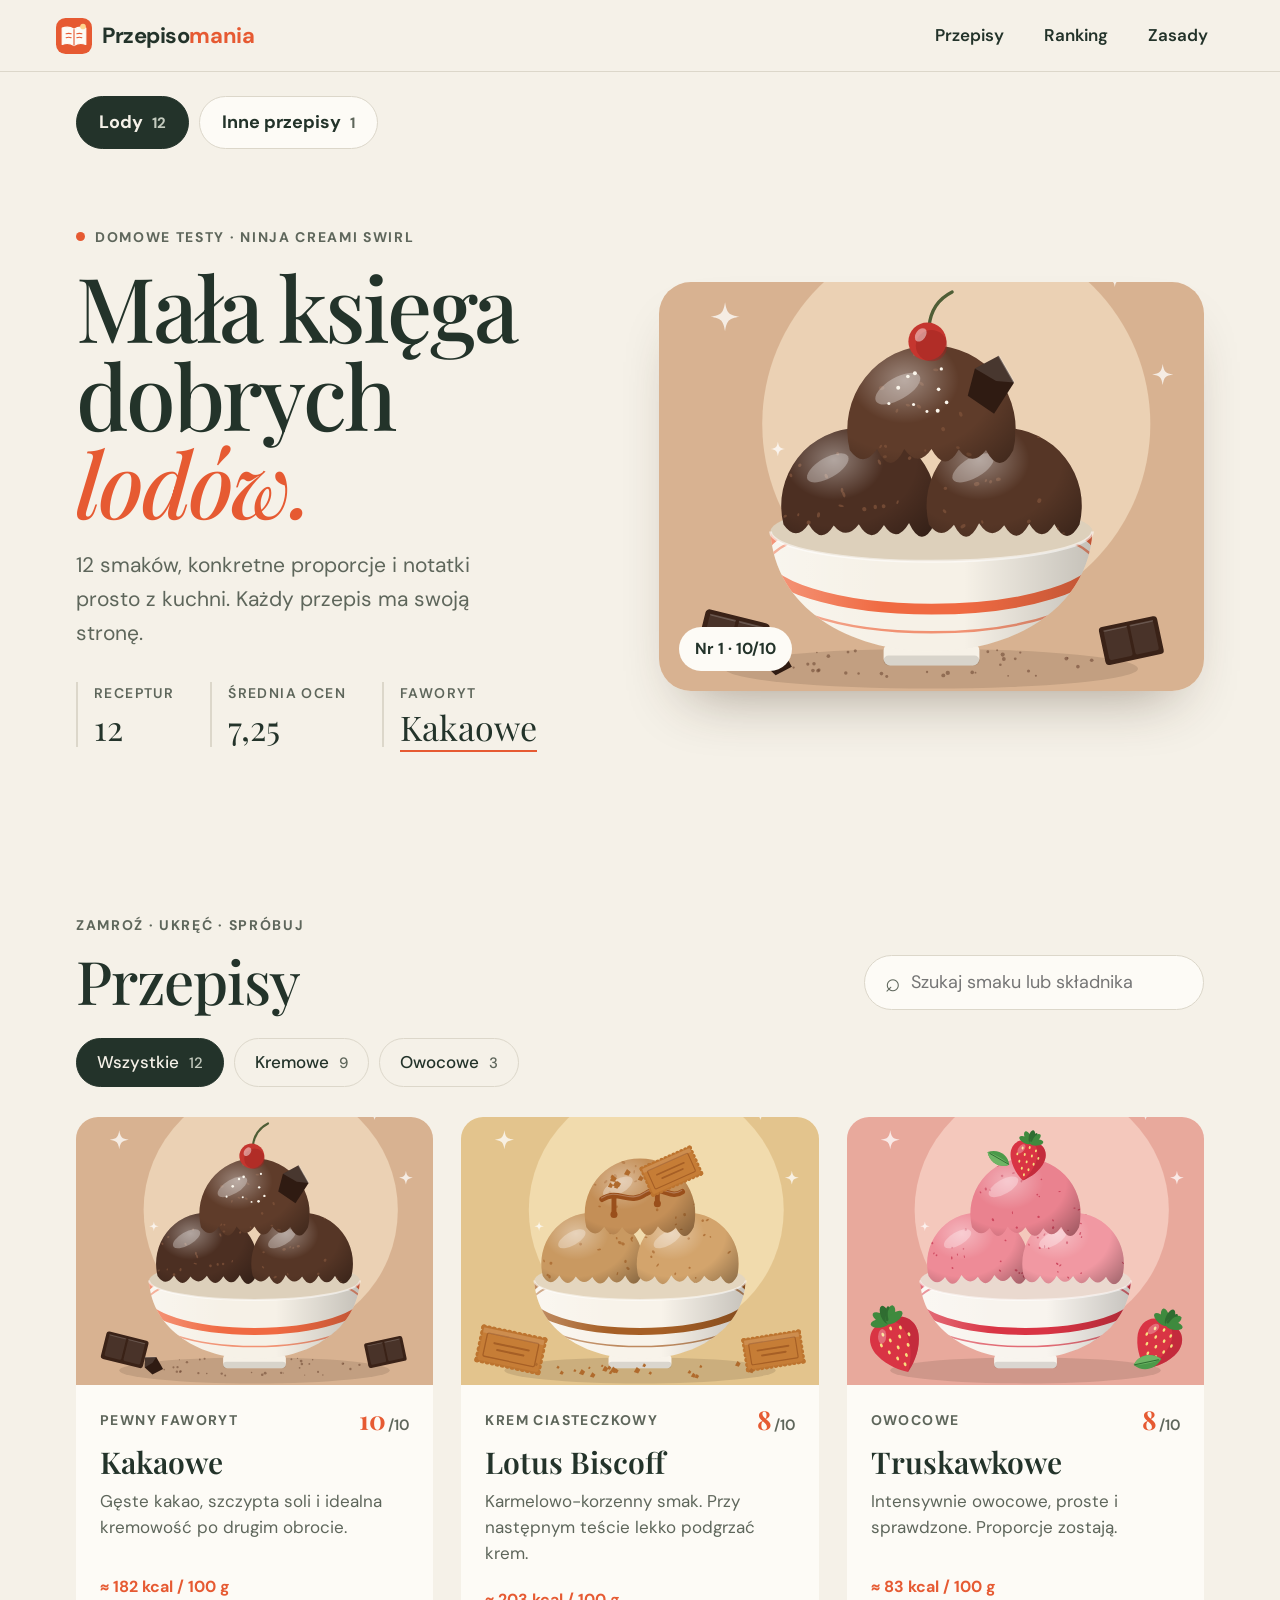
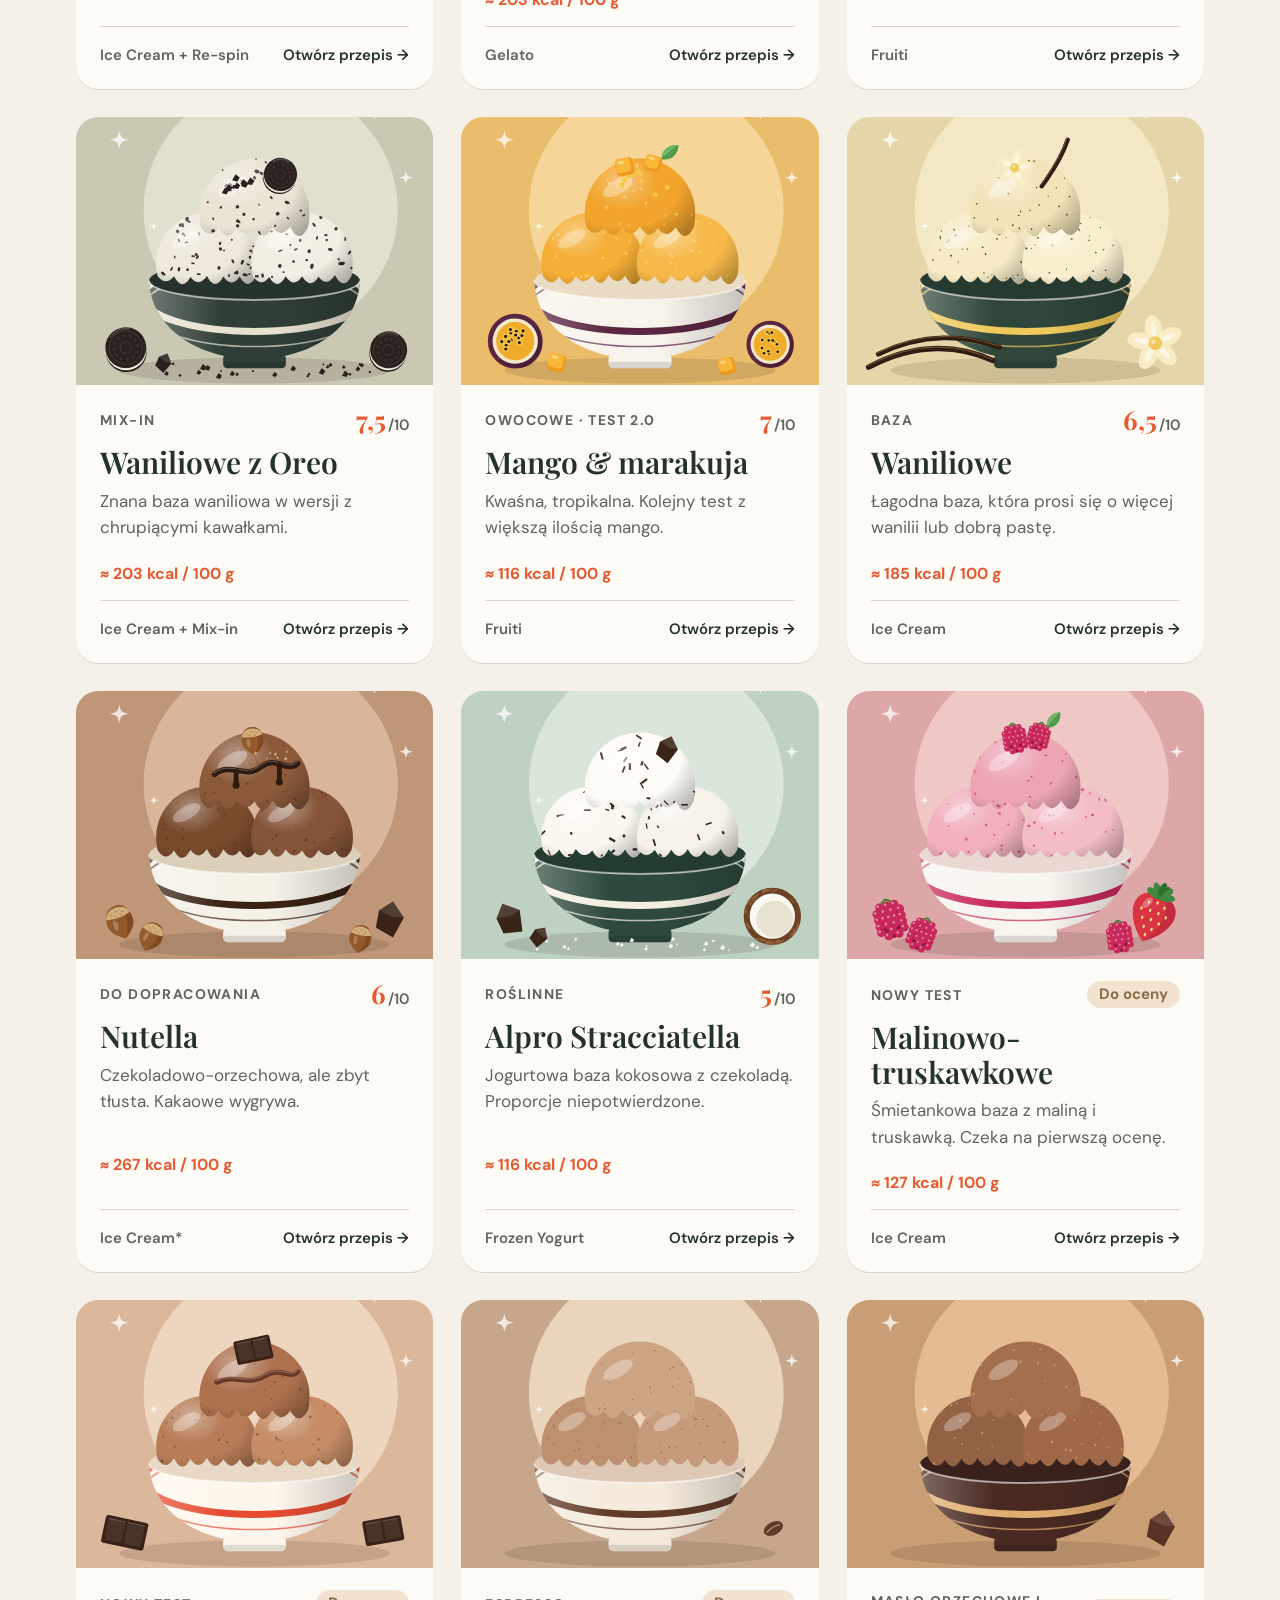
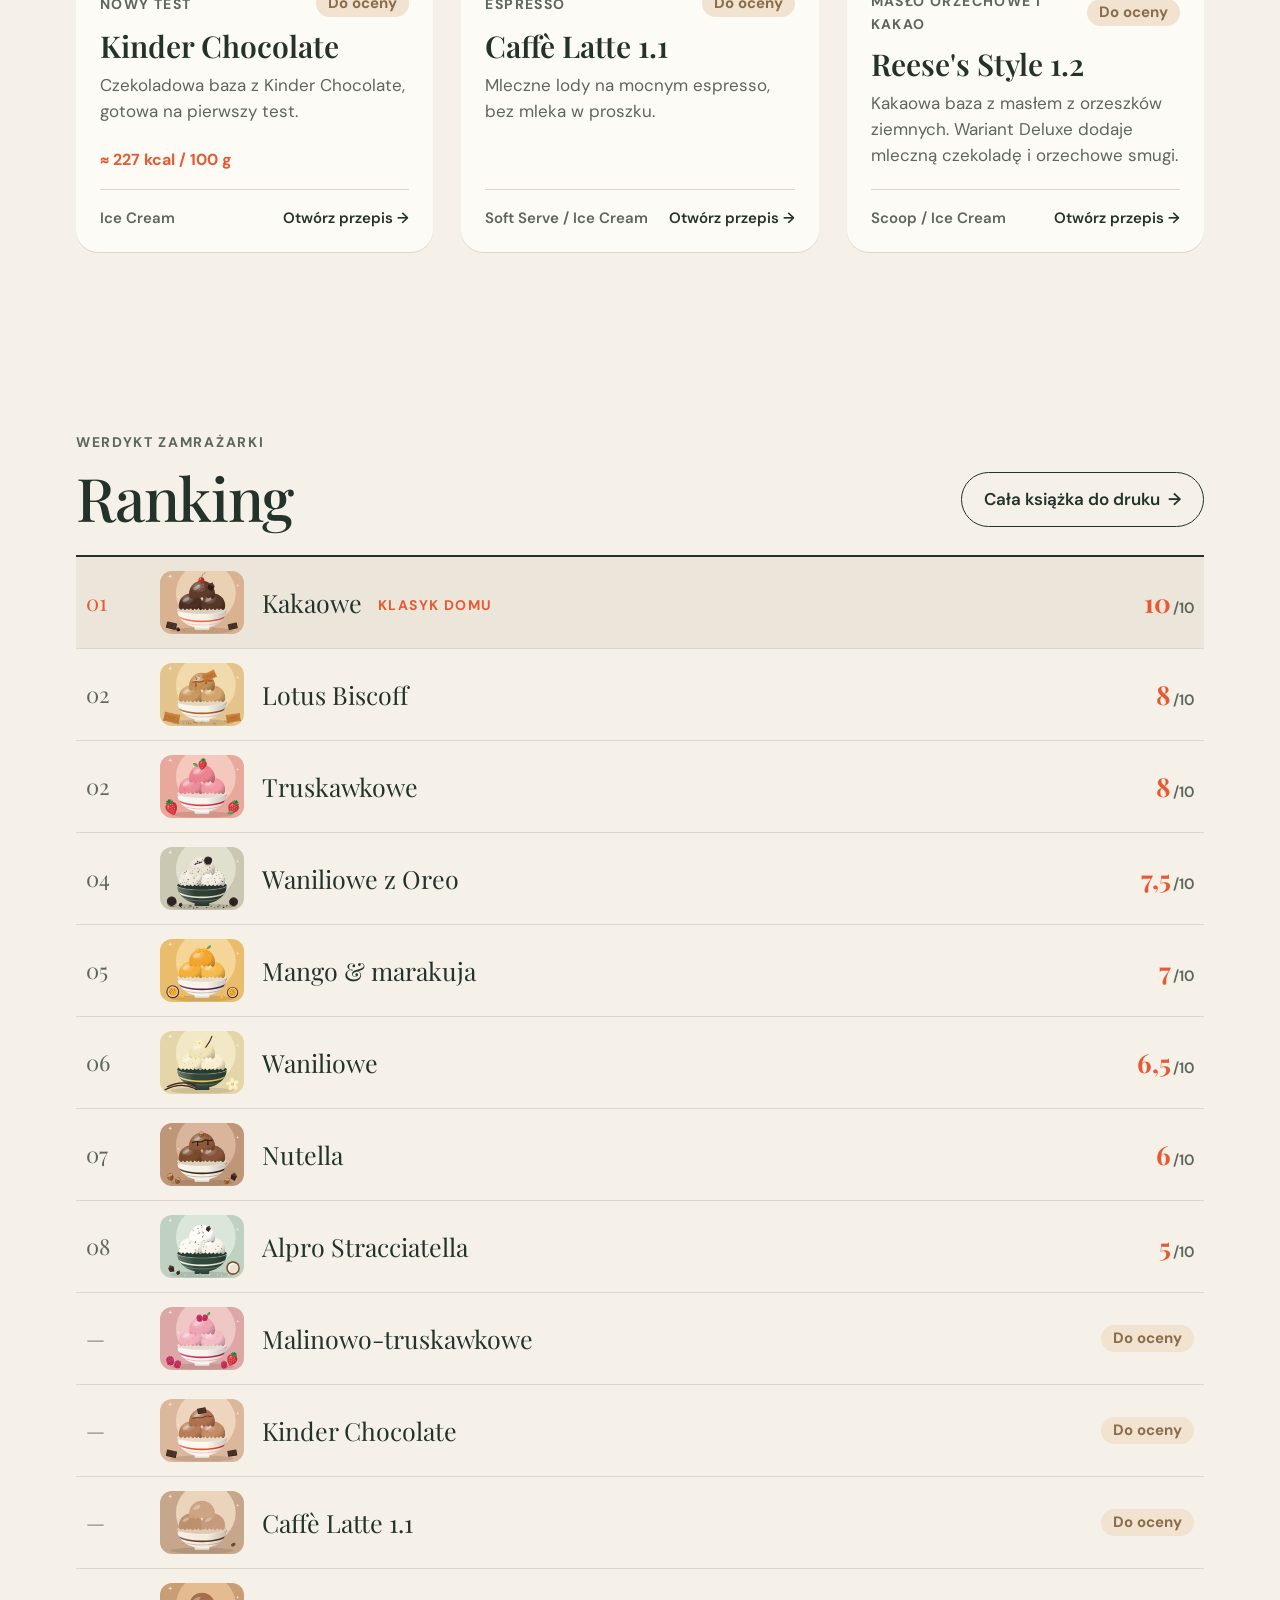
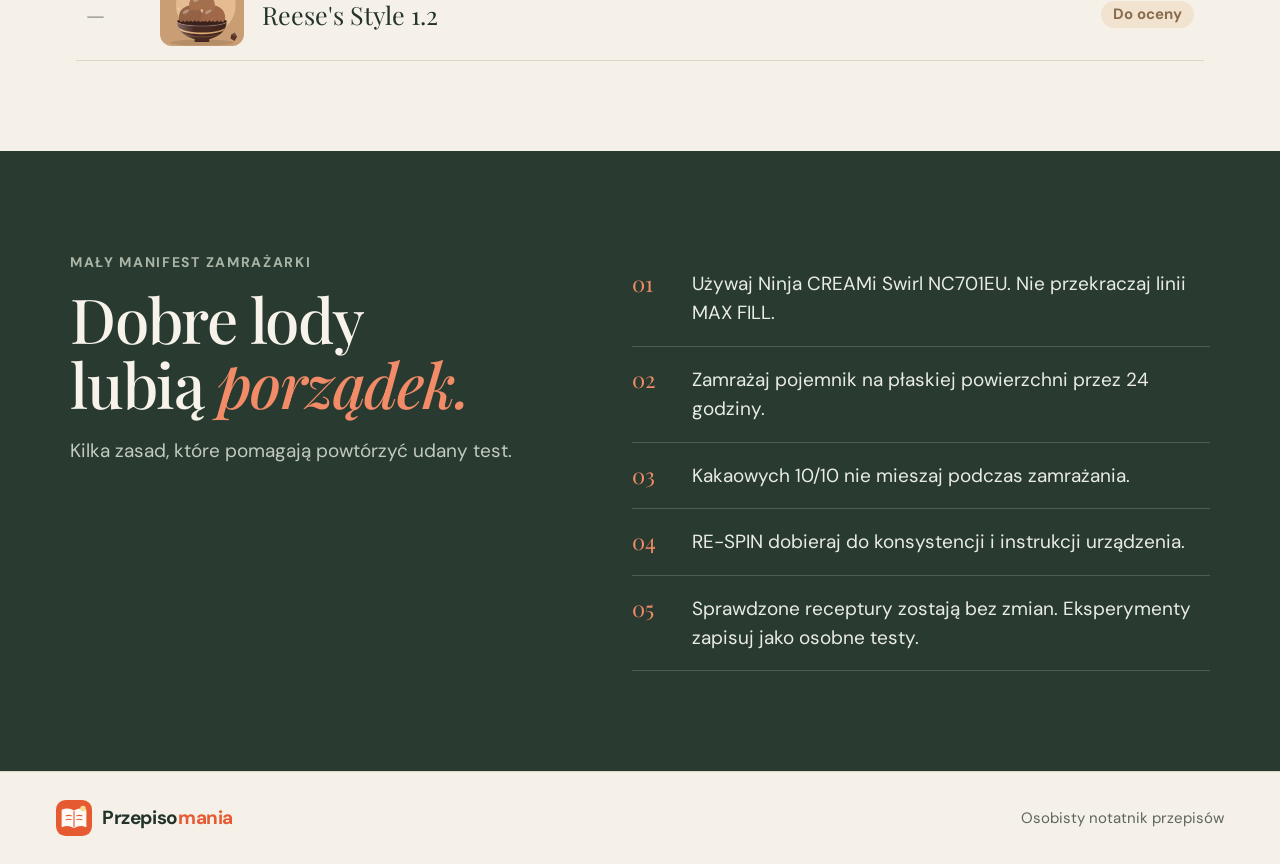
<file: index.html>
<!doctype html>
<html lang="pl">
<head>
  <meta charset="utf-8">
  <meta name="viewport" content="width=device-width, initial-scale=1">
  <meta name="robots" content="noindex, nofollow">
  <meta name="theme-color" content="#f5f1e8">
  <meta name="description" content="Osobista książka lodów i innych przepisów.">
  <title>Przepisomania — lody i inne przepisy</title>
  <link rel="icon" href="/logo.svg" type="image/svg+xml">
  <link rel="preconnect" href="https://fonts.googleapis.com">
  <link rel="preconnect" href="https://fonts.gstatic.com" crossorigin>
  <link href="https://fonts.googleapis.com/css2?family=DM+Sans:opsz,wght@9..40,400;9..40,500;9..40,600;9..40,700&family=Playfair+Display:ital,wght@0,500;0,600;0,700;1,500&display=swap" rel="stylesheet">
  <link rel="stylesheet" href="/style.css">
</head>
<body class="">

  <header class="topbar">
    <a class="brand" href="/" aria-label="Przepisomania, strona główna"><img class="brand-logo" src="/logo.svg" alt="" width="36" height="36"><span>Przepiso<em>mania</em></span></a>
    <nav class="topnav" aria-label="Nawigacja po lodach">
      <a href="#przepisy">Przepisy</a>
      <a href="#ranking">Ranking</a>
      <a href="#zasady">Zasady</a>
    </nav>
  </header>

  <main>
    <div class="category-tabs" role="tablist" aria-label="Kategorie przepisów">
      <button id="tab-lody" class="category-tab is-active" type="button" role="tab" aria-selected="true" aria-controls="panel-lody" data-category="lody">Lody <span>12</span></button>
      <button id="tab-inne-przepisy" class="category-tab" type="button" role="tab" aria-selected="false" aria-controls="panel-inne-przepisy" data-category="inne-przepisy" tabindex="-1">Inne przepisy <span>1</span></button>
    </div>
    <div id="panel-lody" role="tabpanel" aria-labelledby="tab-lody">
    <section class="hero">
      <div class="hero-copy">
        <p class="eyebrow"><span class="dot"></span>Domowe testy · Ninja CREAMi Swirl</p>
        <h1>Mała księga<br>dobrych <i>lodów.</i></h1>
        <p class="hero-lede">12 smaków, konkretne proporcje i notatki prosto z kuchni. Każdy przepis ma swoją stronę.</p>
        <dl class="hero-meta">
          <div><dt>receptur</dt><dd>12</dd></div>
          <div><dt>średnia ocen</dt><dd>7,25</dd></div>
          <div><dt>faworyt</dt><dd><a href="/przepis/kakaowe">Kakaowe</a></dd></div>
        </dl>
      </div>
      <a class="hero-art" href="/przepis/kakaowe">
        <img src="/img/kakaowe.svg" alt="Ilustracja: lody kakaowe w miseczce z wisienką" width="800" height="600">
        <span class="hero-badge">Nr 1 · 10/10</span>
      </a>
    </section>

    <section class="section" id="przepisy">
      <div class="section-head">
        <div><p class="eyebrow">Zamroź · ukręć · spróbuj</p><h2>Przepisy</h2></div>
        <label class="search"><span aria-hidden="true">⌕</span><input id="search" type="search" placeholder="Szukaj smaku lub składnika" aria-label="Szukaj przepisu"></label>
      </div>
      <div class="filters" role="group" aria-label="Filtruj przepisy">
        <button class="filter is-active" type="button" data-filter="all">Wszystkie <span>12</span></button>
        <button class="filter" type="button" data-filter="cream">Kremowe <span>9</span></button>
        <button class="filter" type="button" data-filter="fruit">Owocowe <span>3</span></button>
      </div>
      <div class="recipe-grid" id="recipe-grid">
      <a class="recipe-card" href="/przepis/kakaowe" data-type="cream" data-name="kakaowe kakaowe pewny faworyt kremowe mleka 3,2% śmietanki 36% mleka skondensowanego słodzonego kakao naturalnego niesłodzonego soli">
        <span class="card-art"><img src="/img/kakaowe.svg" alt="" width="800" height="600" loading="eager"></span>
        <span class="card-body">
          <span class="card-top"><span class="card-tag">Pewny faworyt</span><span class="score">10<small>/10</small></span></span>
          <span class="card-title">Kakaowe</span>
          <span class="card-lede">Gęste kakao, szczypta soli i idealna kremowość po drugim obrocie.</span>
          <span class="card-nutrition">≈ 182 kcal / 100 g</span>

          <span class="card-foot"><span>Ice Cream + Re-spin</span><span class="card-go">Otwórz przepis <span aria-hidden="true">→</span></span></span>
        </span>
      </a>
      <a class="recipe-card" href="/przepis/lotus" data-type="cream" data-name="lotus biscoff lotus biscoff krem ciasteczkowy kremowe mleka 3,2% śmietanki 36% mleka skondensowanego słodzonego kremu lotus biscoff soli">
        <span class="card-art"><img src="/img/lotus.svg" alt="" width="800" height="600" loading="eager"></span>
        <span class="card-body">
          <span class="card-top"><span class="card-tag">Krem ciasteczkowy</span><span class="score">8<small>/10</small></span></span>
          <span class="card-title">Lotus Biscoff</span>
          <span class="card-lede">Karmelowo-korzenny smak. Przy następnym teście lekko podgrzać krem.</span>
          <span class="card-nutrition">≈ 203 kcal / 100 g</span>

          <span class="card-foot"><span>Gelato</span><span class="card-go">Otwórz przepis <span aria-hidden="true">→</span></span></span>
        </span>
      </a>
      <a class="recipe-card" href="/przepis/truskawkowe" data-type="fruit" data-name="truskawkowe truskawkowe owocowe owocowe mrożonych truskawek mleka 3,2% cukru pudru soku z cytryny">
        <span class="card-art"><img src="/img/truskawkowe.svg" alt="" width="800" height="600" loading="eager"></span>
        <span class="card-body">
          <span class="card-top"><span class="card-tag">Owocowe</span><span class="score">8<small>/10</small></span></span>
          <span class="card-title">Truskawkowe</span>
          <span class="card-lede">Intensywnie owocowe, proste i sprawdzone. Proporcje zostają.</span>
          <span class="card-nutrition">≈ 83 kcal / 100 g</span>

          <span class="card-foot"><span>Fruiti</span><span class="card-go">Otwórz przepis <span aria-hidden="true">→</span></span></span>
        </span>
      </a>
      <a class="recipe-card" href="/przepis/oreo" data-type="cream" data-name="waniliowe z oreo waniliowe z oreo mix-in kremowe mleka 3,2% śmietanki 36% mleka skondensowanego słodzonego skoncentrowanego aromatu waniliowego pokruszone oreo — dokładna ilość niepotwierdzona">
        <span class="card-art"><img src="/img/oreo.svg" alt="" width="800" height="600" loading="lazy"></span>
        <span class="card-body">
          <span class="card-top"><span class="card-tag">Mix-in</span><span class="score">7,5<small>/10</small></span></span>
          <span class="card-title">Waniliowe z Oreo</span>
          <span class="card-lede">Znana baza waniliowa w wersji z chrupiącymi kawałkami.</span>
          <span class="card-nutrition">≈ 203 kcal / 100 g</span>

          <span class="card-foot"><span>Ice Cream + Mix-in</span><span class="card-go">Otwórz przepis <span aria-hidden="true">→</span></span></span>
        </span>
      </a>
      <a class="recipe-card" href="/przepis/mango" data-type="fruit" data-name="mango &amp; marakuja mango &amp; marakuja fruiti 2.0 owocowe · test 2.0 owocowe odsączonego mango z puszki przecieru z marakui 90% (z 10% zagęszczonego soku winogronowego) mleczka kokosowego suree 17% syropu z agawy ekstraktu waniliowego">
        <span class="card-art"><img src="/img/mango.svg" alt="" width="800" height="600" loading="lazy"></span>
        <span class="card-body">
          <span class="card-top"><span class="card-tag">Owocowe · test 2.0</span><span class="score">7<small>/10</small></span></span>
          <span class="card-title">Mango &amp; marakuja</span>
          <span class="card-lede">Kwaśna, tropikalna. Kolejny test z większą ilością mango.</span>
          <span class="card-nutrition">≈ 116 kcal / 100 g</span>

          <span class="card-foot"><span>Fruiti</span><span class="card-go">Otwórz przepis <span aria-hidden="true">→</span></span></span>
        </span>
      </a>
      <a class="recipe-card" href="/przepis/wanilia" data-type="cream" data-name="waniliowe waniliowe baza kremowe mleka 3,2% śmietanki 36% mleka skondensowanego słodzonego skoncentrowanego aromatu waniliowego">
        <span class="card-art"><img src="/img/wanilia.svg" alt="" width="800" height="600" loading="lazy"></span>
        <span class="card-body">
          <span class="card-top"><span class="card-tag">Baza</span><span class="score">6,5<small>/10</small></span></span>
          <span class="card-title">Waniliowe</span>
          <span class="card-lede">Łagodna baza, która prosi się o więcej wanilii lub dobrą pastę.</span>
          <span class="card-nutrition">≈ 185 kcal / 100 g</span>

          <span class="card-foot"><span>Ice Cream</span><span class="card-go">Otwórz przepis <span aria-hidden="true">→</span></span></span>
        </span>
      </a>
      <a class="recipe-card" href="/przepis/nutella" data-type="cream" data-name="nutella nutella do dopracowania kremowe nutelli mleka 3,2% śmietanki 30–36% kakao soli">
        <span class="card-art"><img src="/img/nutella.svg" alt="" width="800" height="600" loading="lazy"></span>
        <span class="card-body">
          <span class="card-top"><span class="card-tag">Do dopracowania</span><span class="score">6<small>/10</small></span></span>
          <span class="card-title">Nutella</span>
          <span class="card-lede">Czekoladowo-orzechowa, ale zbyt tłusta. Kakaowe wygrywa.</span>
          <span class="card-nutrition">≈ 267 kcal / 100 g</span>

          <span class="card-foot"><span>Ice Cream*</span><span class="card-go">Otwórz przepis <span aria-hidden="true">→</span></span></span>
        </span>
      </a>
      <a class="recipe-card" href="/przepis/jogurtowe" data-type="cream" data-name="alpro stracciatella jogurtowe alpro stracciatella roślinne kremowe alpro coconut stracciatella mleka 3,2% mleka skondensowanego słodzonego">
        <span class="card-art"><img src="/img/jogurtowe.svg" alt="" width="800" height="600" loading="lazy"></span>
        <span class="card-body">
          <span class="card-top"><span class="card-tag">Roślinne</span><span class="score">5<small>/10</small></span></span>
          <span class="card-title">Alpro Stracciatella</span>
          <span class="card-lede">Jogurtowa baza kokosowa z czekoladą. Proporcje niepotwierdzone.</span>
          <span class="card-nutrition">≈ 116 kcal / 100 g</span>

          <span class="card-foot"><span>Frozen Yogurt</span><span class="card-go">Otwórz przepis <span aria-hidden="true">→</span></span></span>
        </span>
      </a>
      <a class="recipe-card is-pending" href="/przepis/malinowe" data-type="fruit" data-name="malinowo-truskawkowe malinowo-truskawkowe śmietankowe nowy test owocowe mrożonych truskawek mrożonych malin mleka 3,2% śmietanki 36% mleka skondensowanego słodzonego">
        <span class="card-art"><img src="/img/malinowe.svg" alt="" width="800" height="600" loading="lazy"></span>
        <span class="card-body">
          <span class="card-top"><span class="card-tag">Nowy test</span><span class="score pending">Do oceny</span></span>
          <span class="card-title">Malinowo-truskawkowe</span>
          <span class="card-lede">Śmietankowa baza z maliną i truskawką. Czeka na pierwszą ocenę.</span>
          <span class="card-nutrition">≈ 127 kcal / 100 g</span>

          <span class="card-foot"><span>Ice Cream</span><span class="card-go">Otwórz przepis <span aria-hidden="true">→</span></span></span>
        </span>
      </a>
      <a class="recipe-card is-pending" href="/przepis/kinder" data-type="cream" data-name="kinder chocolate kinder chocolate soft serve 1.2 nowy test kremowe kinder chocolate mleka 3,2% śmietanki 36% soli">
        <span class="card-art"><img src="/img/kinder.svg" alt="" width="800" height="600" loading="lazy"></span>
        <span class="card-body">
          <span class="card-top"><span class="card-tag">Nowy test</span><span class="score pending">Do oceny</span></span>
          <span class="card-title">Kinder Chocolate</span>
          <span class="card-lede">Czekoladowa baza z Kinder Chocolate, gotowa na pierwszy test.</span>
          <span class="card-nutrition">≈ 227 kcal / 100 g</span>

          <span class="card-foot"><span>Ice Cream</span><span class="card-go">Otwórz przepis <span aria-hidden="true">→</span></span></span>
        </span>
      </a>
      <a class="recipe-card is-pending" href="/przepis/caffe-latte" data-type="cream" data-name="caffè latte 1.1 caffè latte 1.1 espresso kremowe mleka 3,2% mocnego espresso śmietanki 36% mleka skondensowanego słodzonego soli">
        <span class="card-art"><img src="/img/caffe-latte.svg" alt="" width="800" height="600" loading="lazy"></span>
        <span class="card-body">
          <span class="card-top"><span class="card-tag">Espresso</span><span class="score pending">Do oceny</span></span>
          <span class="card-title">Caffè Latte 1.1</span>
          <span class="card-lede">Mleczne lody na mocnym espresso, bez mleka w proszku.</span>

          <span class="card-foot"><span>Soft Serve / Ice Cream</span><span class="card-go">Otwórz przepis <span aria-hidden="true">→</span></span></span>
        </span>
      </a>
      <a class="recipe-card is-pending" href="/przepis/reeses-style" data-type="cream" data-name="reese's style 1.2 reese's style 1.2 masło orzechowe i kakao kremowe mleka 3,2% masła z orzeszków ziemnych z biedronki (100% orzeszków, 16% kawałków) mleka skondensowanego słodzonego kakao śmietanki 36% soli mlecznej czekolady (deluxe) masła kfd crunchy (deluxe)">
        <span class="card-art"><img src="/img/reeses-style.svg" alt="" width="800" height="600" loading="lazy"></span>
        <span class="card-body">
          <span class="card-top"><span class="card-tag">Masło orzechowe i kakao</span><span class="score pending">Do oceny</span></span>
          <span class="card-title">Reese's Style 1.2</span>
          <span class="card-lede">Kakaowa baza z masłem z orzeszków ziemnych. Wariant Deluxe dodaje mleczną czekoladę i orzechowe smugi.</span>

          <span class="card-foot"><span>Scoop / Ice Cream</span><span class="card-go">Otwórz przepis <span aria-hidden="true">→</span></span></span>
        </span>
      </a>
      </div>
      <p class="empty" id="empty" hidden>Nie ma takiego smaku. Spróbuj innej nazwy.</p>
    </section>

    <section class="section" id="ranking">
      <div class="section-head">
        <div><p class="eyebrow">Werdykt zamrażarki</p><h2>Ranking</h2></div>
        <a class="button-ghost" href="/ksiazka">Cała książka do druku <span aria-hidden="true">→</span></a>
      </div>
      <ol class="rank">
        <li><a class="rank-row is-best" href="/przepis/kakaowe">
          <span class="rank-no">01</span>
          <img class="rank-thumb" src="/img/kakaowe.svg" alt="" width="800" height="600" loading="lazy">
          <span class="rank-name">Kakaowe <small>klasyk domu</small></span>
          <span class="score">10<small>/10</small></span>
        </a></li>
        <li><a class="rank-row" href="/przepis/lotus">
          <span class="rank-no">02</span>
          <img class="rank-thumb" src="/img/lotus.svg" alt="" width="800" height="600" loading="lazy">
          <span class="rank-name">Lotus Biscoff</span>
          <span class="score">8<small>/10</small></span>
        </a></li>
        <li><a class="rank-row" href="/przepis/truskawkowe">
          <span class="rank-no">02</span>
          <img class="rank-thumb" src="/img/truskawkowe.svg" alt="" width="800" height="600" loading="lazy">
          <span class="rank-name">Truskawkowe</span>
          <span class="score">8<small>/10</small></span>
        </a></li>
        <li><a class="rank-row" href="/przepis/oreo">
          <span class="rank-no">04</span>
          <img class="rank-thumb" src="/img/oreo.svg" alt="" width="800" height="600" loading="lazy">
          <span class="rank-name">Waniliowe z Oreo</span>
          <span class="score">7,5<small>/10</small></span>
        </a></li>
        <li><a class="rank-row" href="/przepis/mango">
          <span class="rank-no">05</span>
          <img class="rank-thumb" src="/img/mango.svg" alt="" width="800" height="600" loading="lazy">
          <span class="rank-name">Mango &amp; marakuja</span>
          <span class="score">7<small>/10</small></span>
        </a></li>
        <li><a class="rank-row" href="/przepis/wanilia">
          <span class="rank-no">06</span>
          <img class="rank-thumb" src="/img/wanilia.svg" alt="" width="800" height="600" loading="lazy">
          <span class="rank-name">Waniliowe</span>
          <span class="score">6,5<small>/10</small></span>
        </a></li>
        <li><a class="rank-row" href="/przepis/nutella">
          <span class="rank-no">07</span>
          <img class="rank-thumb" src="/img/nutella.svg" alt="" width="800" height="600" loading="lazy">
          <span class="rank-name">Nutella</span>
          <span class="score">6<small>/10</small></span>
        </a></li>
        <li><a class="rank-row" href="/przepis/jogurtowe">
          <span class="rank-no">08</span>
          <img class="rank-thumb" src="/img/jogurtowe.svg" alt="" width="800" height="600" loading="lazy">
          <span class="rank-name">Alpro Stracciatella</span>
          <span class="score">5<small>/10</small></span>
        </a></li>
        <li><a class="rank-row is-pending" href="/przepis/malinowe">
          <span class="rank-no">—</span>
          <img class="rank-thumb" src="/img/malinowe.svg" alt="" width="800" height="600" loading="lazy">
          <span class="rank-name">Malinowo-truskawkowe</span>
          <span class="score pending">Do oceny</span>
        </a></li>
        <li><a class="rank-row is-pending" href="/przepis/kinder">
          <span class="rank-no">—</span>
          <img class="rank-thumb" src="/img/kinder.svg" alt="" width="800" height="600" loading="lazy">
          <span class="rank-name">Kinder Chocolate</span>
          <span class="score pending">Do oceny</span>
        </a></li>
        <li><a class="rank-row is-pending" href="/przepis/caffe-latte">
          <span class="rank-no">—</span>
          <img class="rank-thumb" src="/img/caffe-latte.svg" alt="" width="800" height="600" loading="lazy">
          <span class="rank-name">Caffè Latte 1.1</span>
          <span class="score pending">Do oceny</span>
        </a></li>
        <li><a class="rank-row is-pending" href="/przepis/reeses-style">
          <span class="rank-no">—</span>
          <img class="rank-thumb" src="/img/reeses-style.svg" alt="" width="800" height="600" loading="lazy">
          <span class="rank-name">Reese's Style 1.2</span>
          <span class="score pending">Do oceny</span>
        </a></li>
      </ol>
    </section>

    <section class="rules" id="zasady">
      <div class="rules-inner">
        <div>
          <p class="eyebrow">Mały manifest zamrażarki</p>
          <h2>Dobre lody<br>lubią <i>porządek.</i></h2>
          <p class="rules-intro">Kilka zasad, które pomagają powtórzyć udany test.</p>
        </div>
        <ol class="rules-list">
          <li><span>01</span><p>Używaj Ninja CREAMi Swirl NC701EU. Nie przekraczaj linii MAX FILL.</p></li>
          <li><span>02</span><p>Zamrażaj pojemnik na płaskiej powierzchni przez 24 godziny.</p></li>
          <li><span>03</span><p>Kakaowych 10/10 nie mieszaj podczas zamrażania.</p></li>
          <li><span>04</span><p>RE-SPIN dobieraj do konsystencji i instrukcji urządzenia.</p></li>
          <li><span>05</span><p>Sprawdzone receptury zostają bez zmian. Eksperymenty zapisuj jako osobne testy.</p></li>
        </ol>
      </div>
    </section>
    </div>

    <section class="section other-section" id="panel-inne-przepisy" role="tabpanel" aria-labelledby="tab-inne-przepisy" hidden>
      <div class="section-head">
        <div><p class="eyebrow">Z domowej kuchni</p><h1>Inne przepisy</h1></div>
      </div>
      <p class="other-intro">Sprawdzone przepisy poza lodami, z dokładnymi proporcjami i krokami.</p>
      <div class="recipe-grid">
        <a class="recipe-card" href="/przepis/rosol" data-type="other" data-name="rosół z kurczaka i wołowiny rosół z kurczaka, wołowiny i pieczonych warzyw domowy rosół  surowego całego kurczaka wolnorosnącego surowej porcji rosołowej wołowej zimnej wody marchewki korzenia pietruszki selera korzeniowego cebula pora czosnku liście laurowe ziela angielskiego pieprzu suszonego lubczyku soli na początek; potem do smaku">
        <span class="card-art"><img src="/img/rosol.svg" alt="" width="800" height="600" loading="eager"></span>
        <span class="card-body">
          <span class="card-top"><span class="card-tag">Domowy rosół</span></span>
          <span class="card-title">Rosół z kurczaka i wołowiny</span>
          <span class="card-lede">Surowy kurczak i wołowina, pieczone warzywa i bardzo spokojne gotowanie.</span>

          <span class="card-foot"><span>Około 4 godzin</span><span class="card-go">Otwórz przepis <span aria-hidden="true">→</span></span></span>
        </span>
      </a>
      </div>
    </section>
  </main>
  <footer class="footer"><a class="brand" href="/" aria-label="Przepisomania, strona główna"><img class="brand-logo" src="/logo.svg" alt="" width="36" height="36"><span>Przepiso<em>mania</em></span></a><p>Osobisty notatnik przepisów</p></footer>
  <script src="/app.js" defer></script>
</body>
</html>
</file>
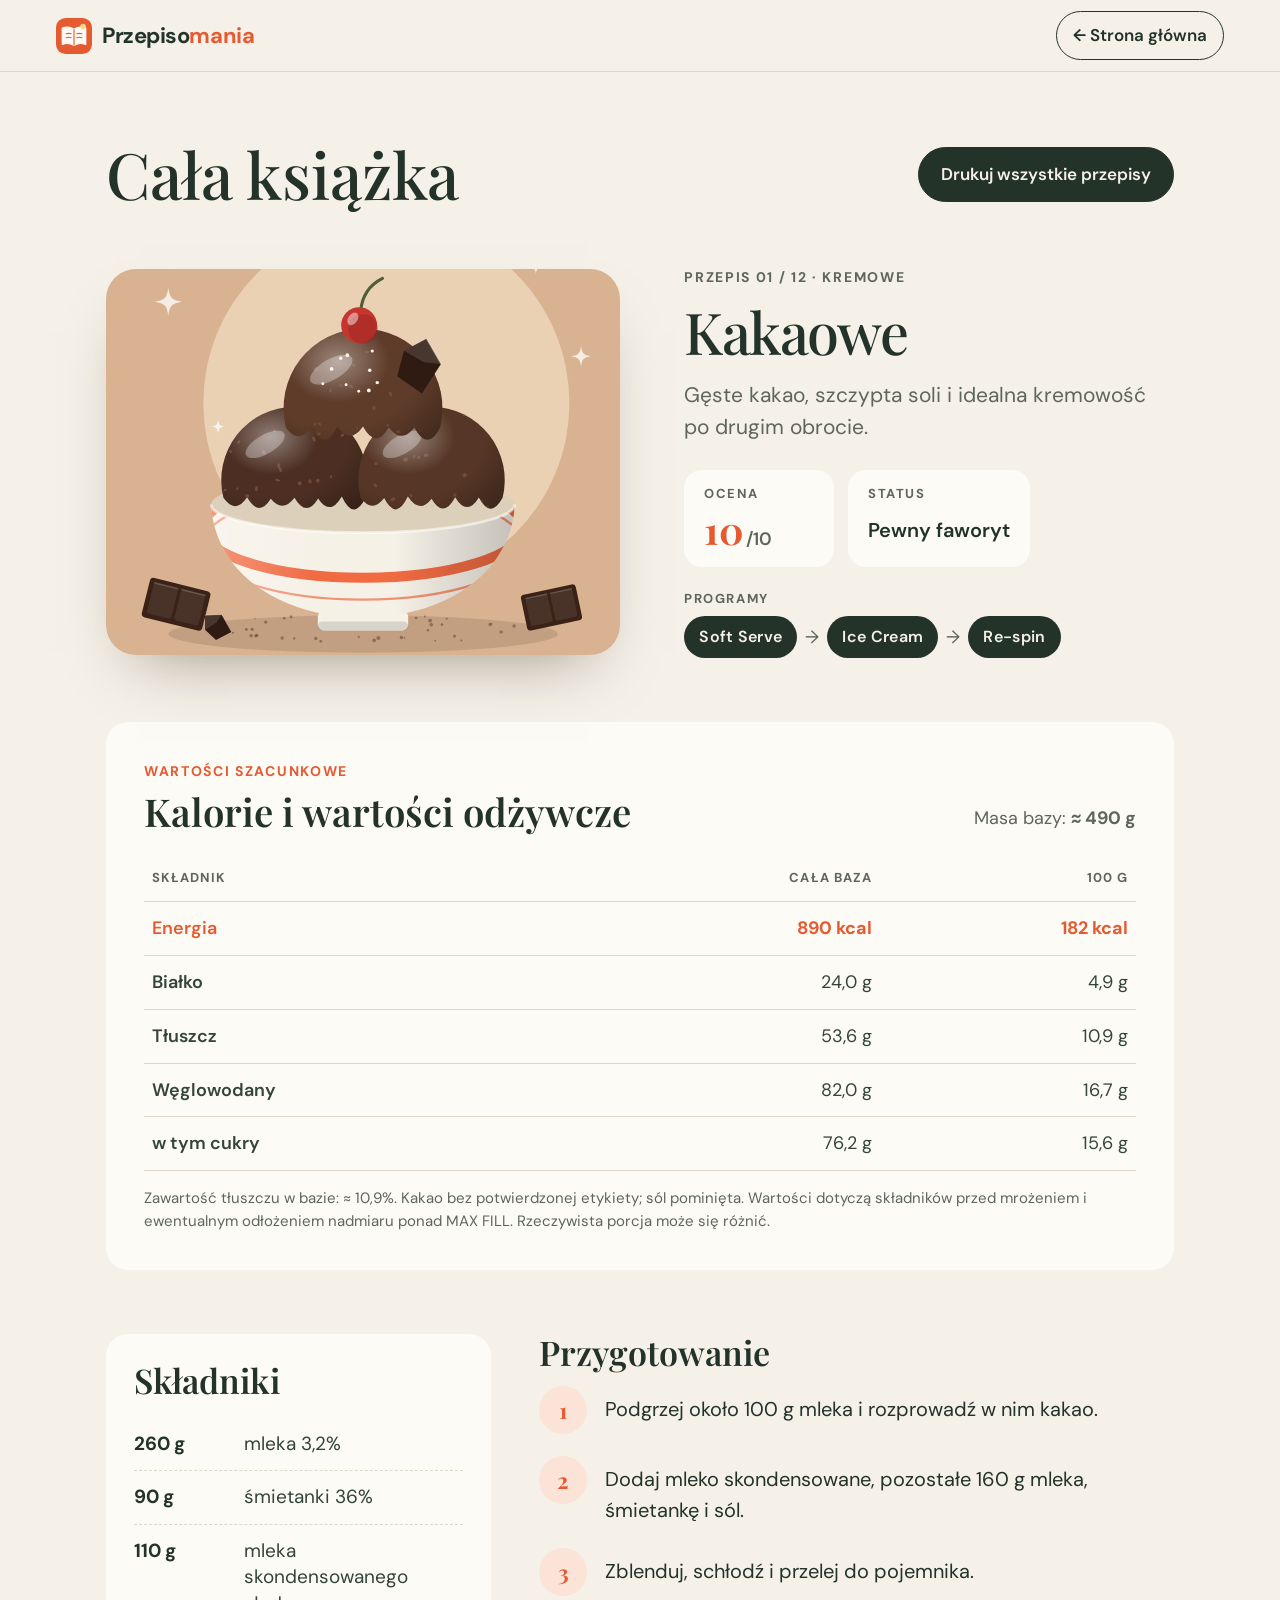
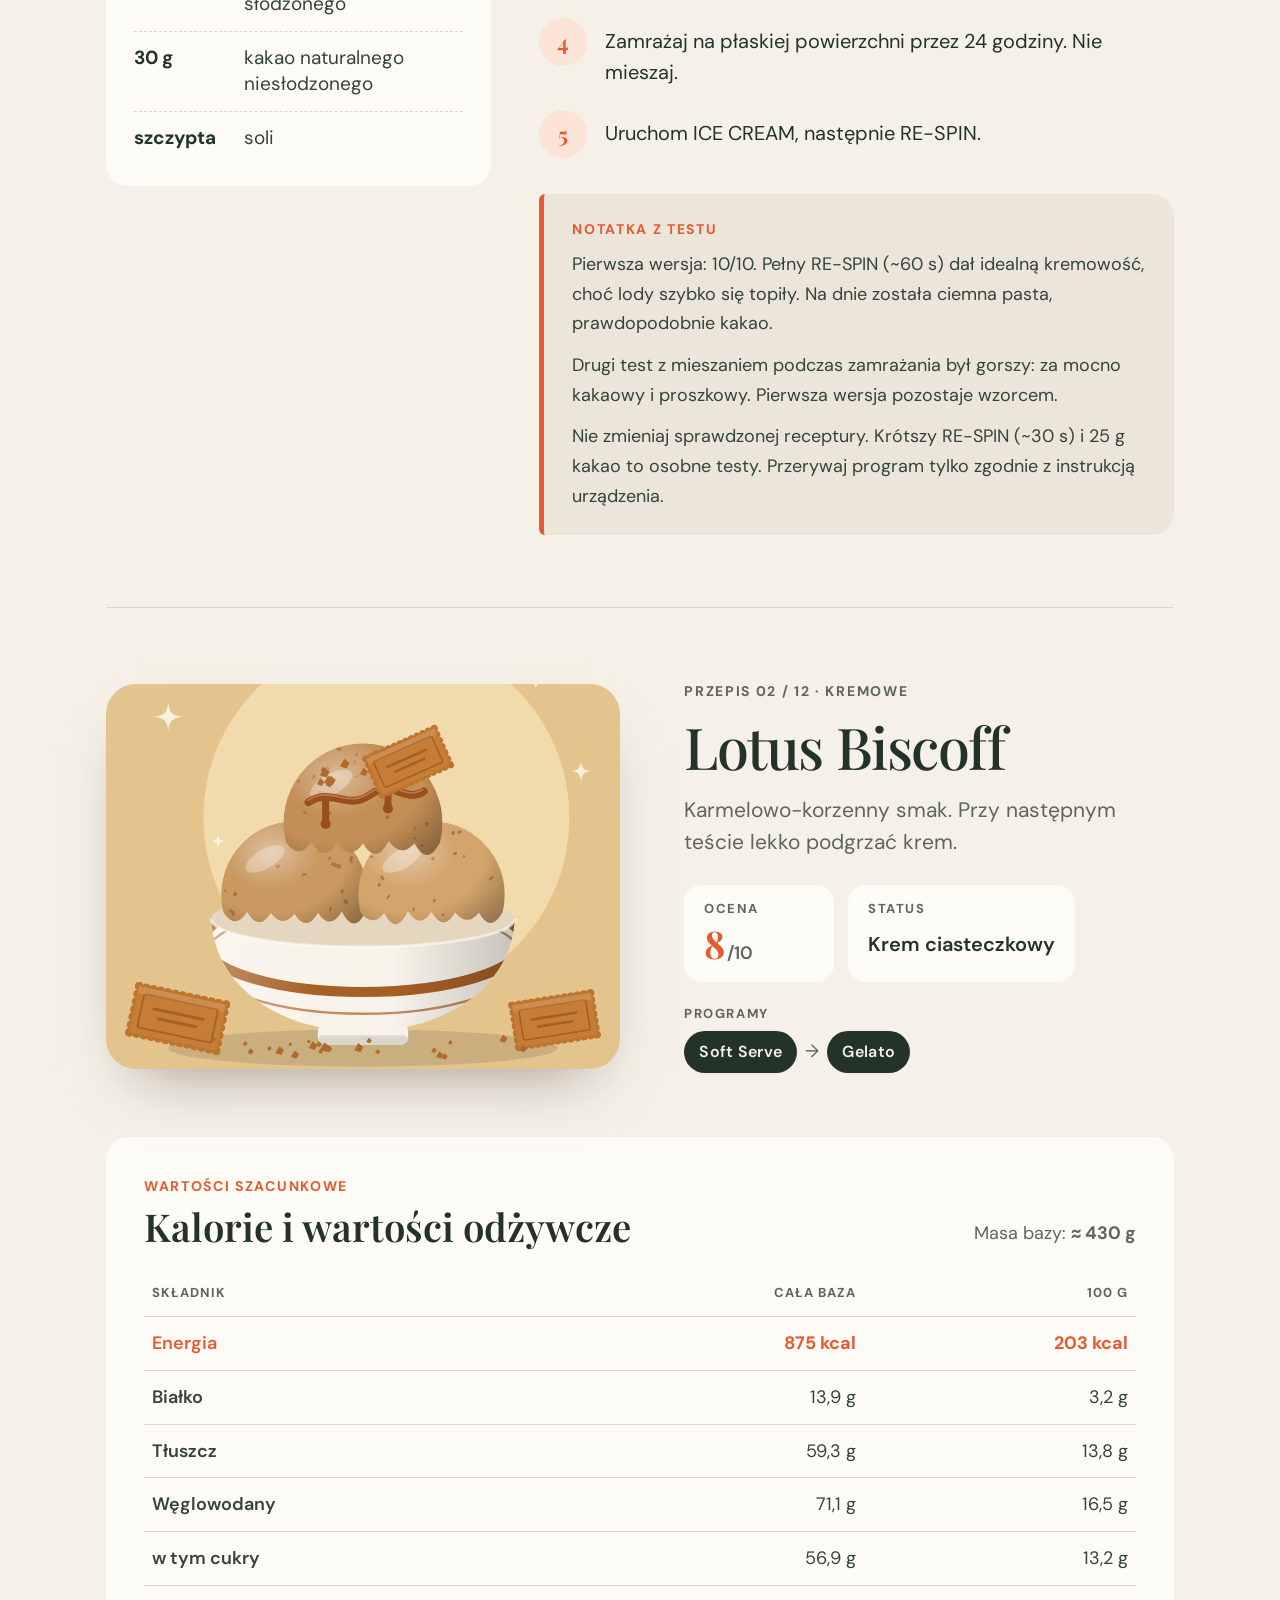
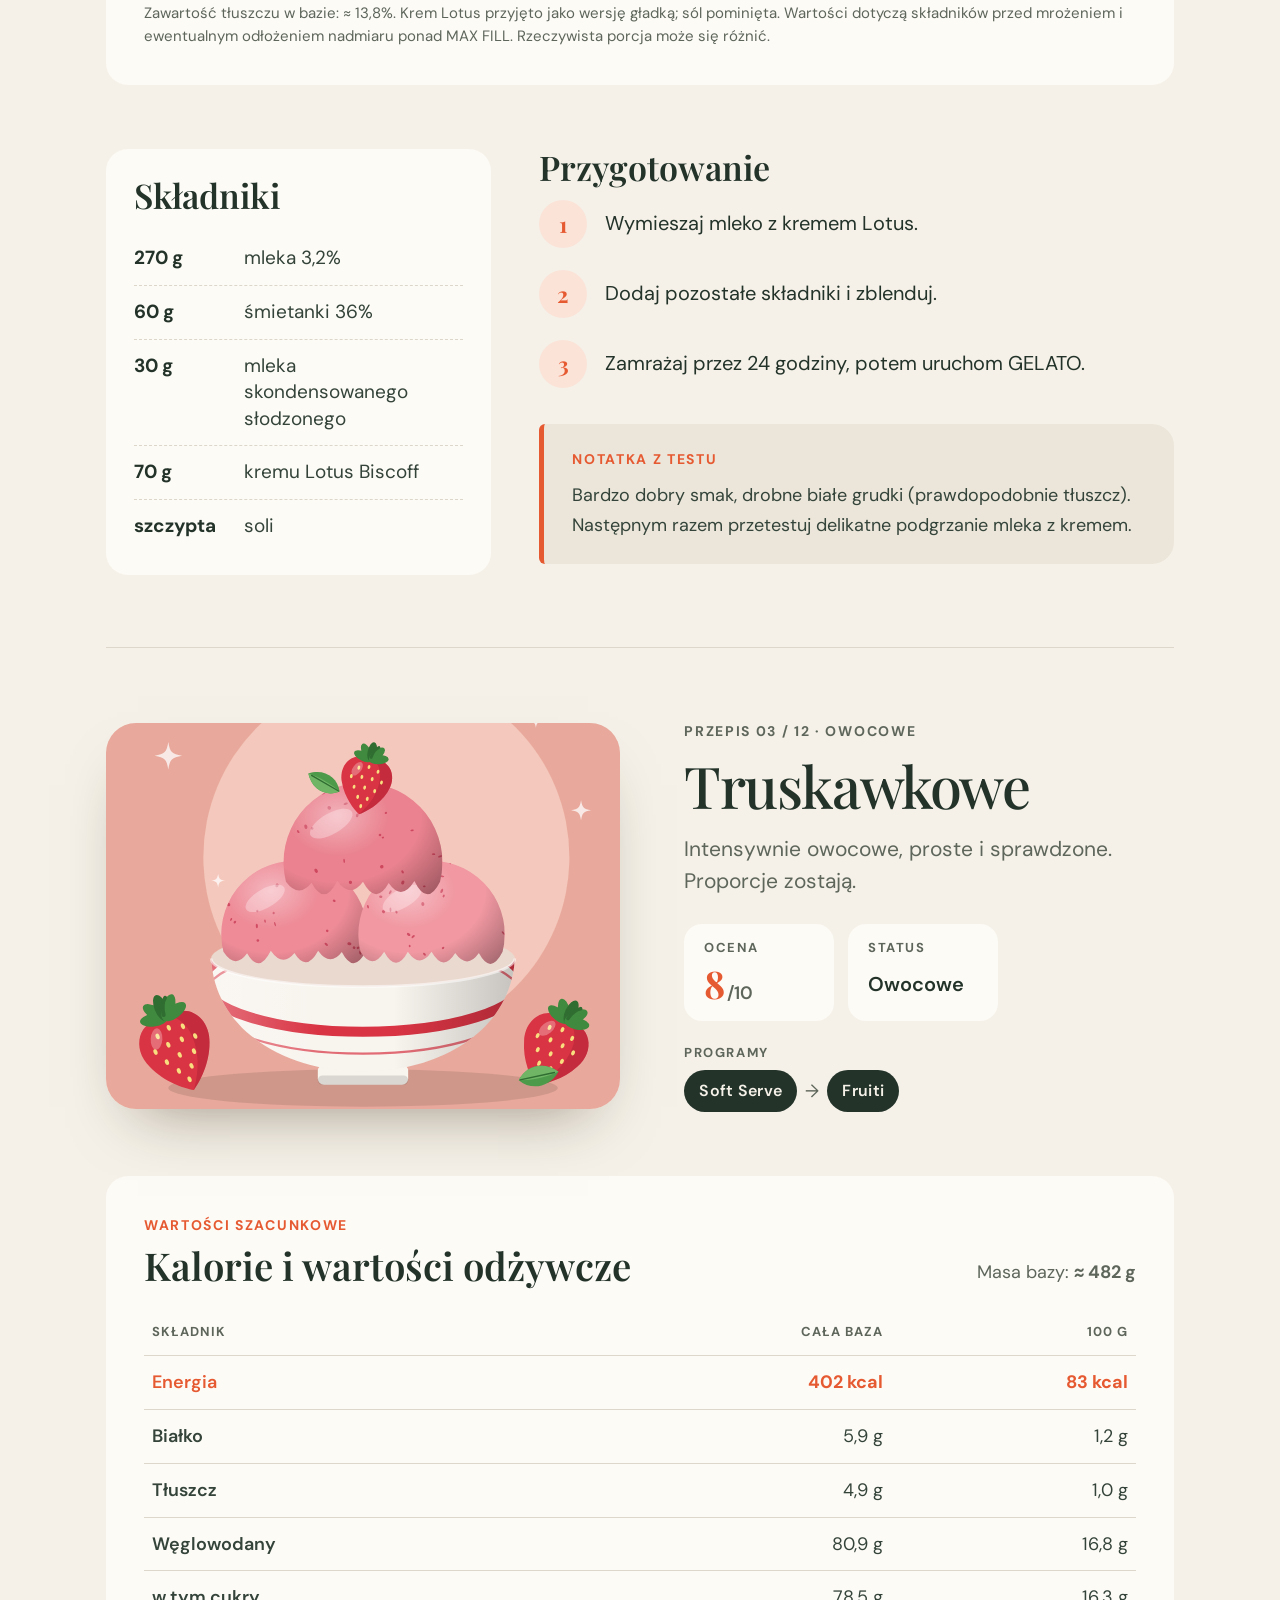
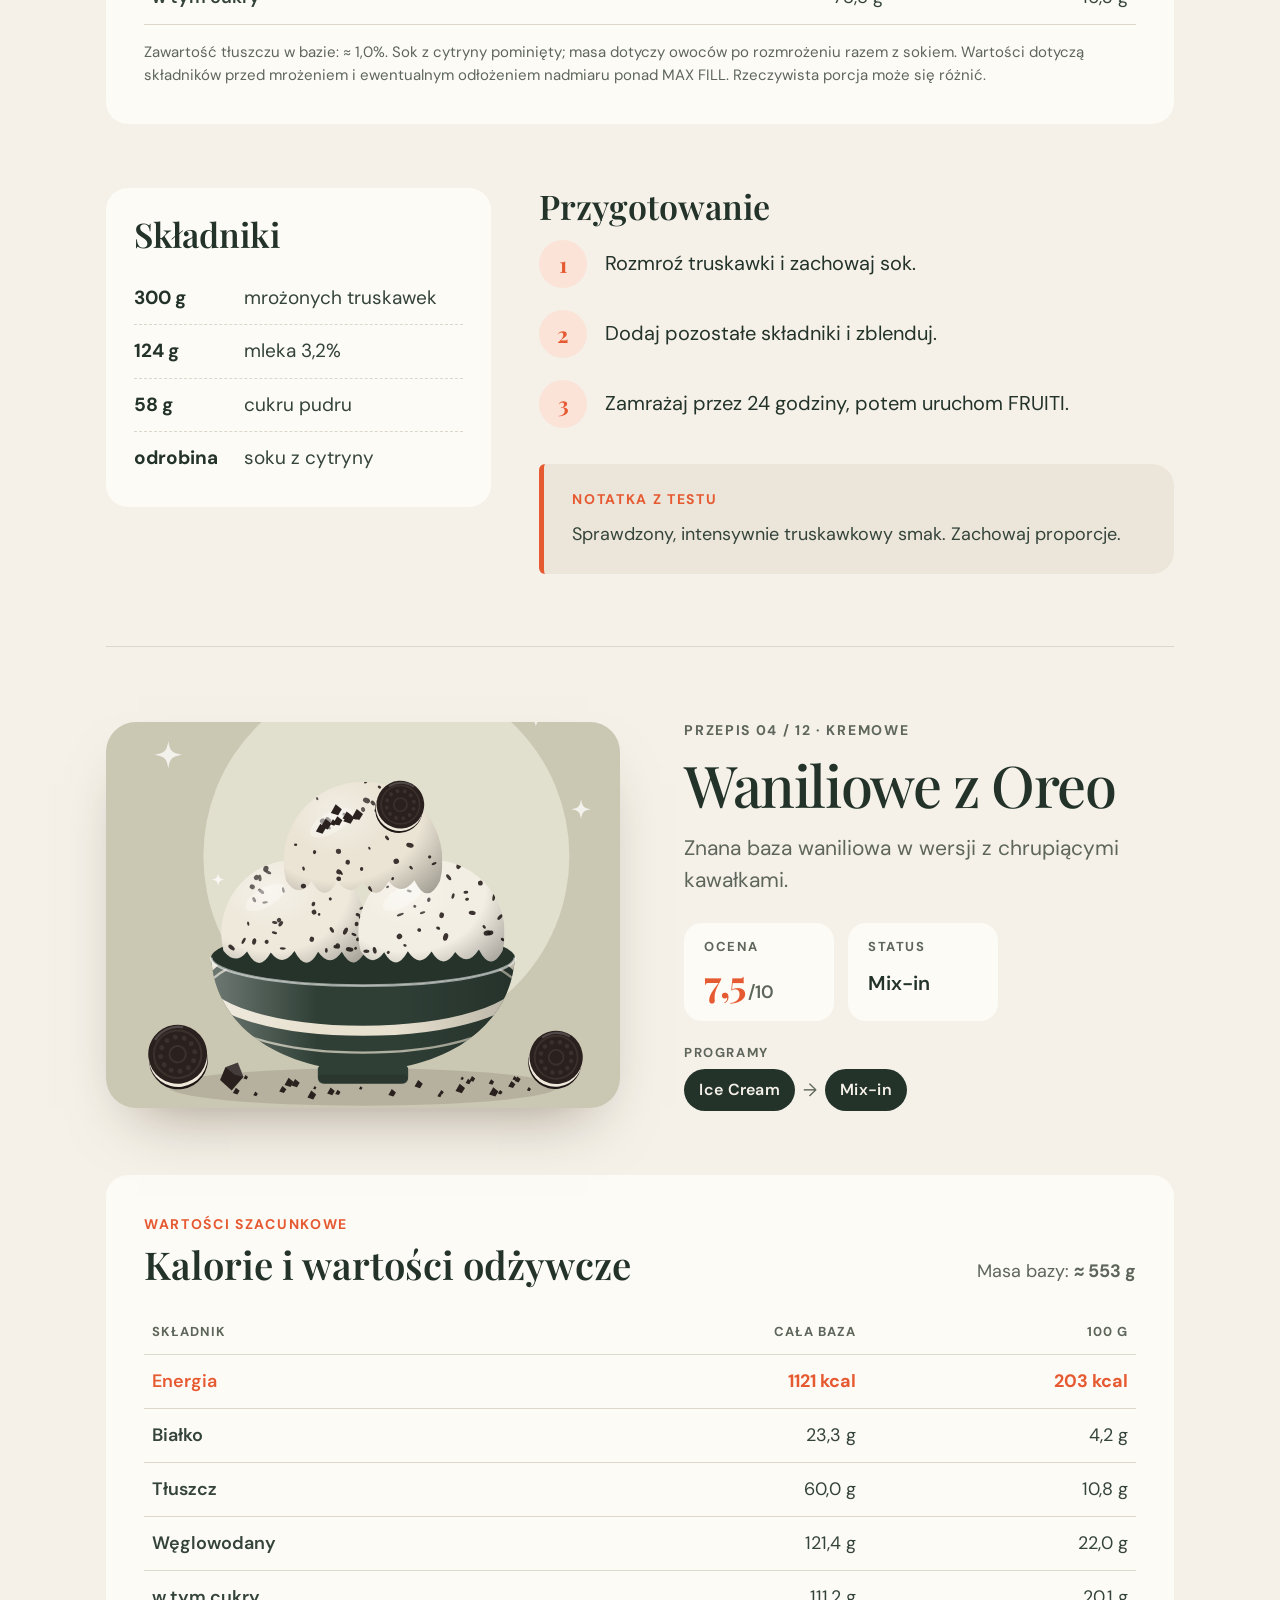
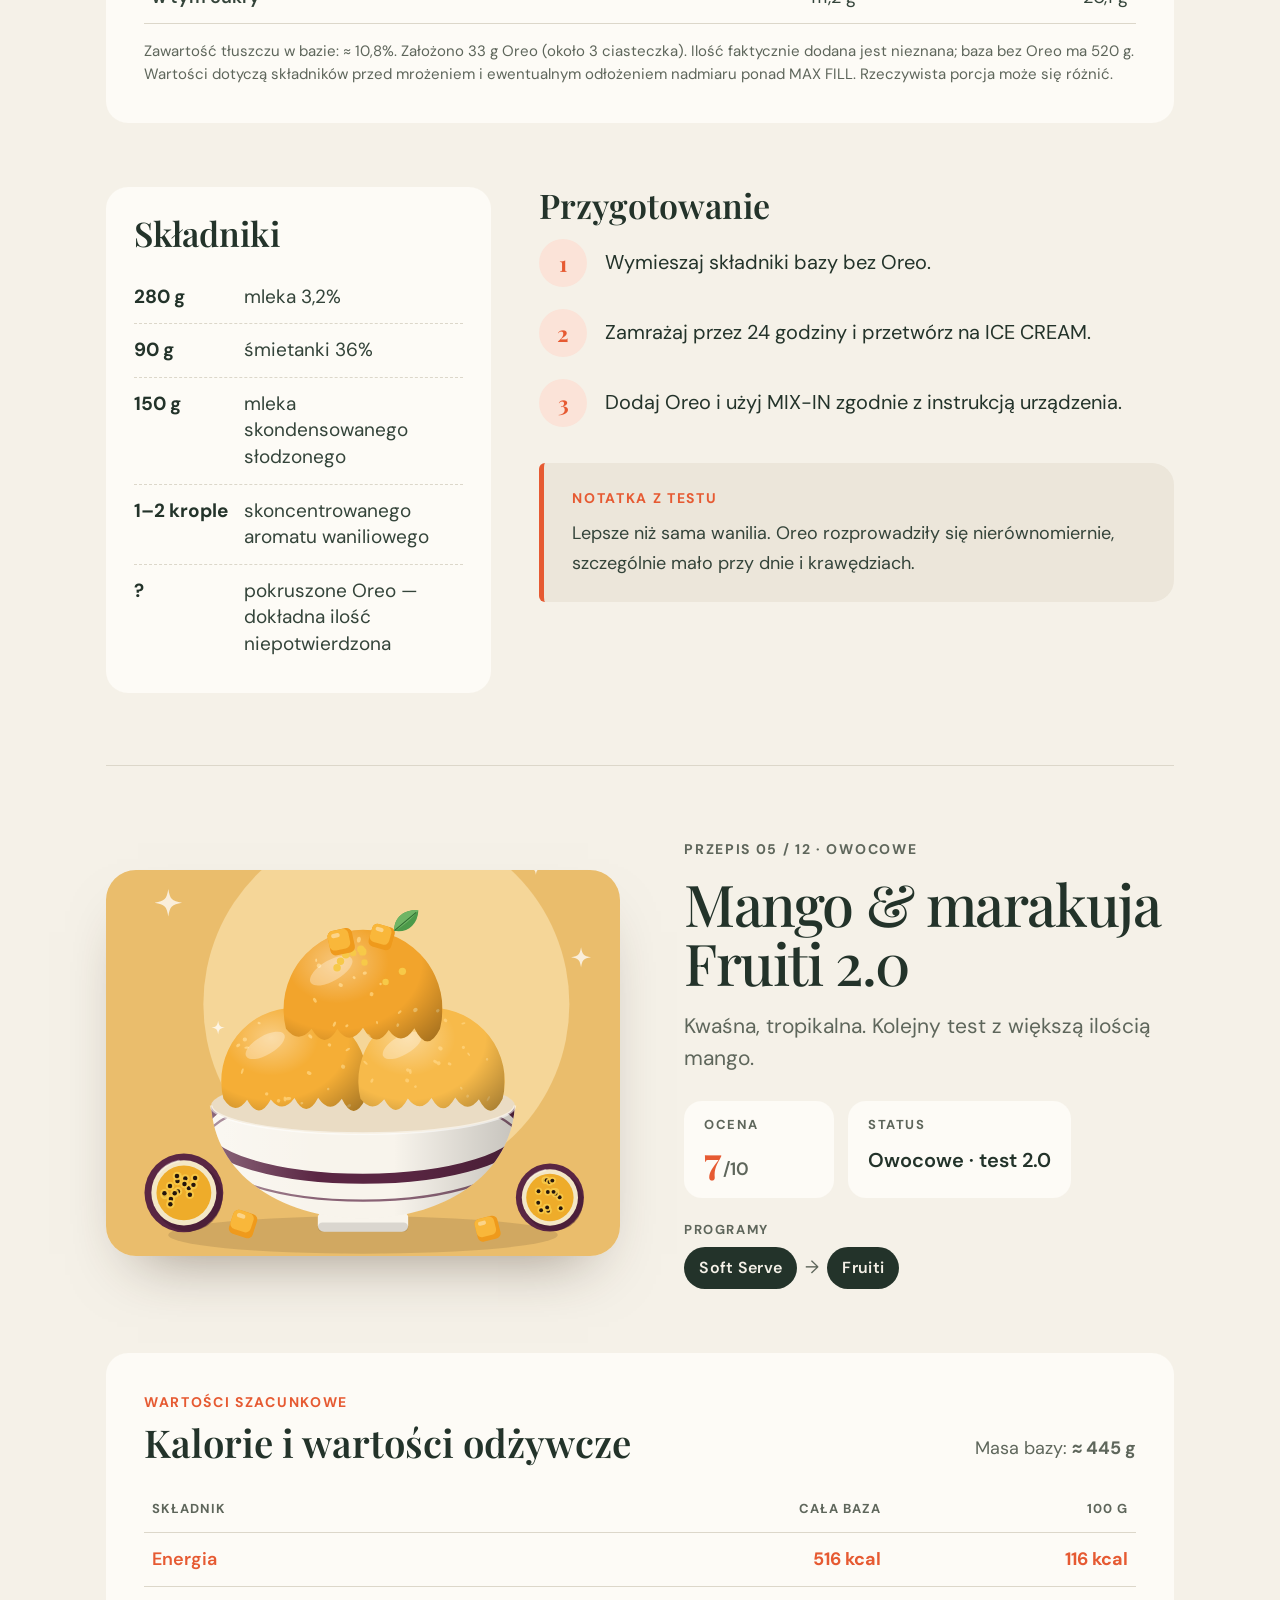
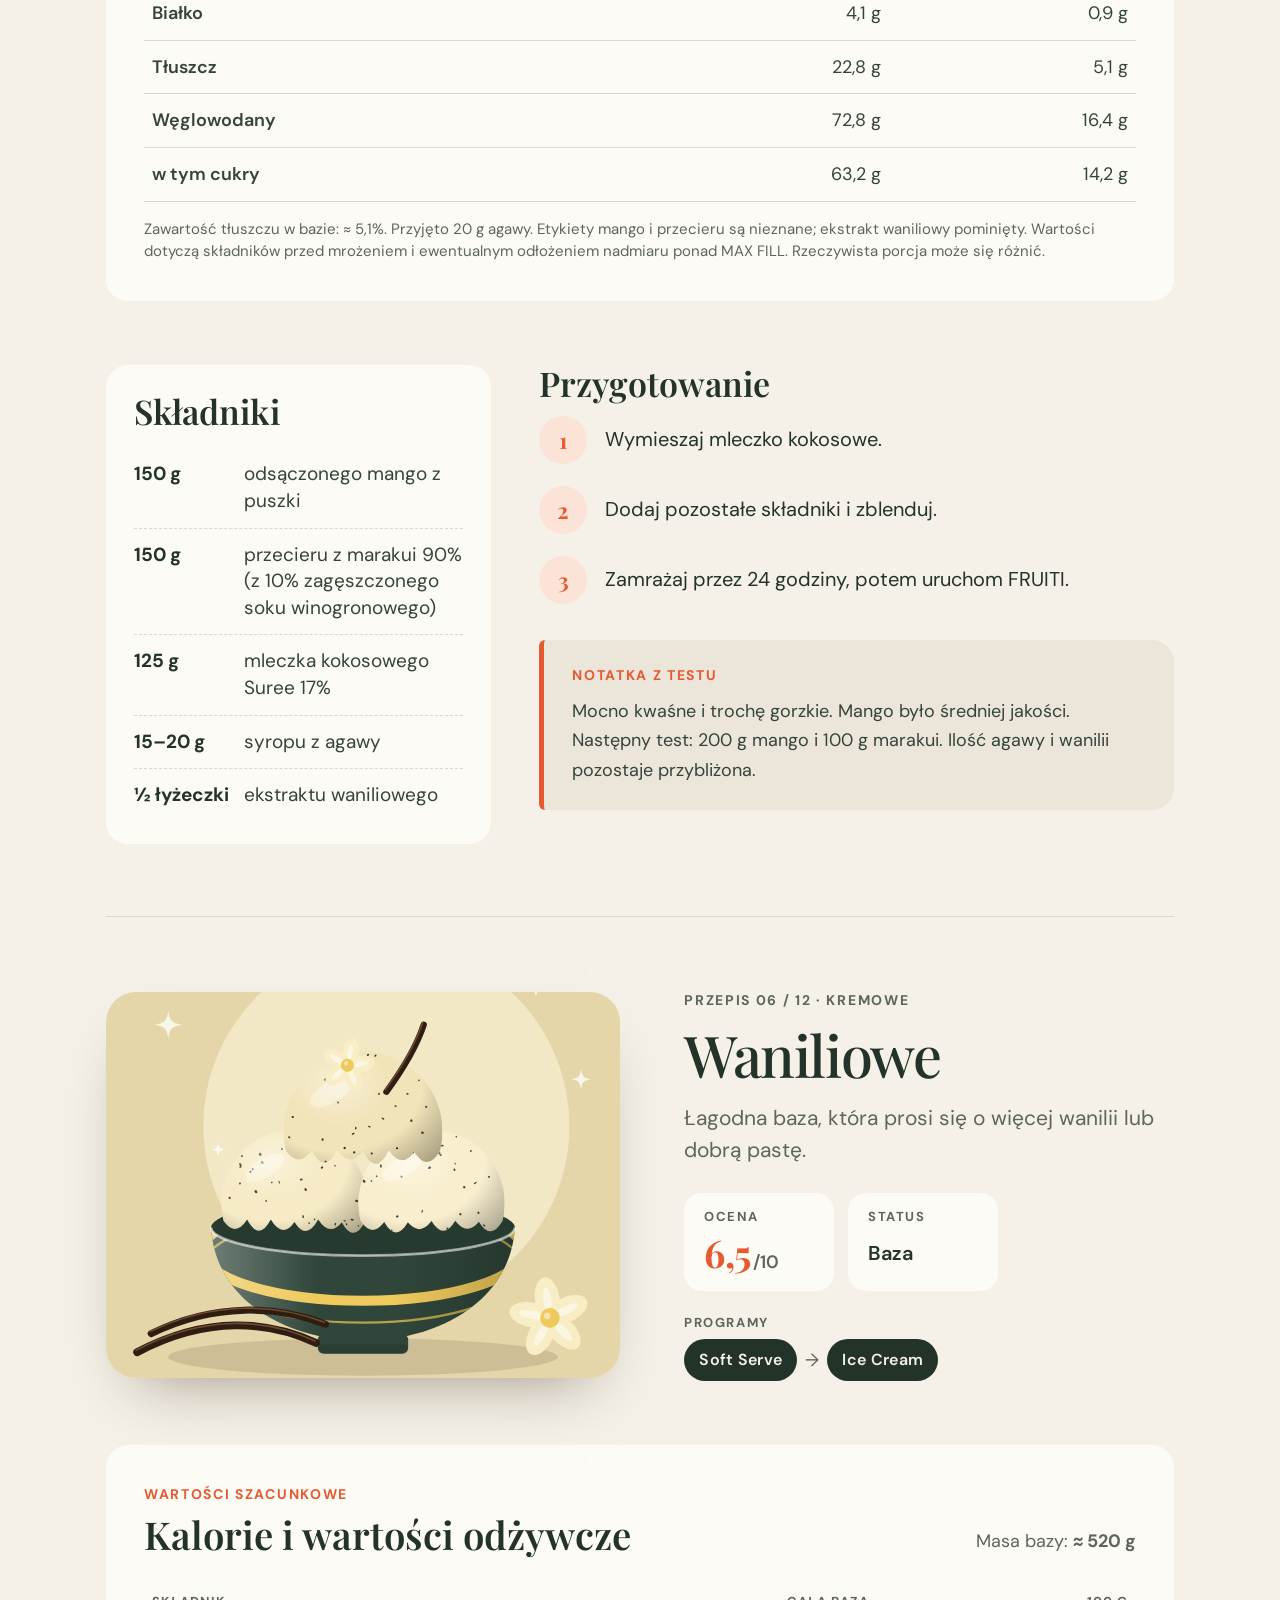
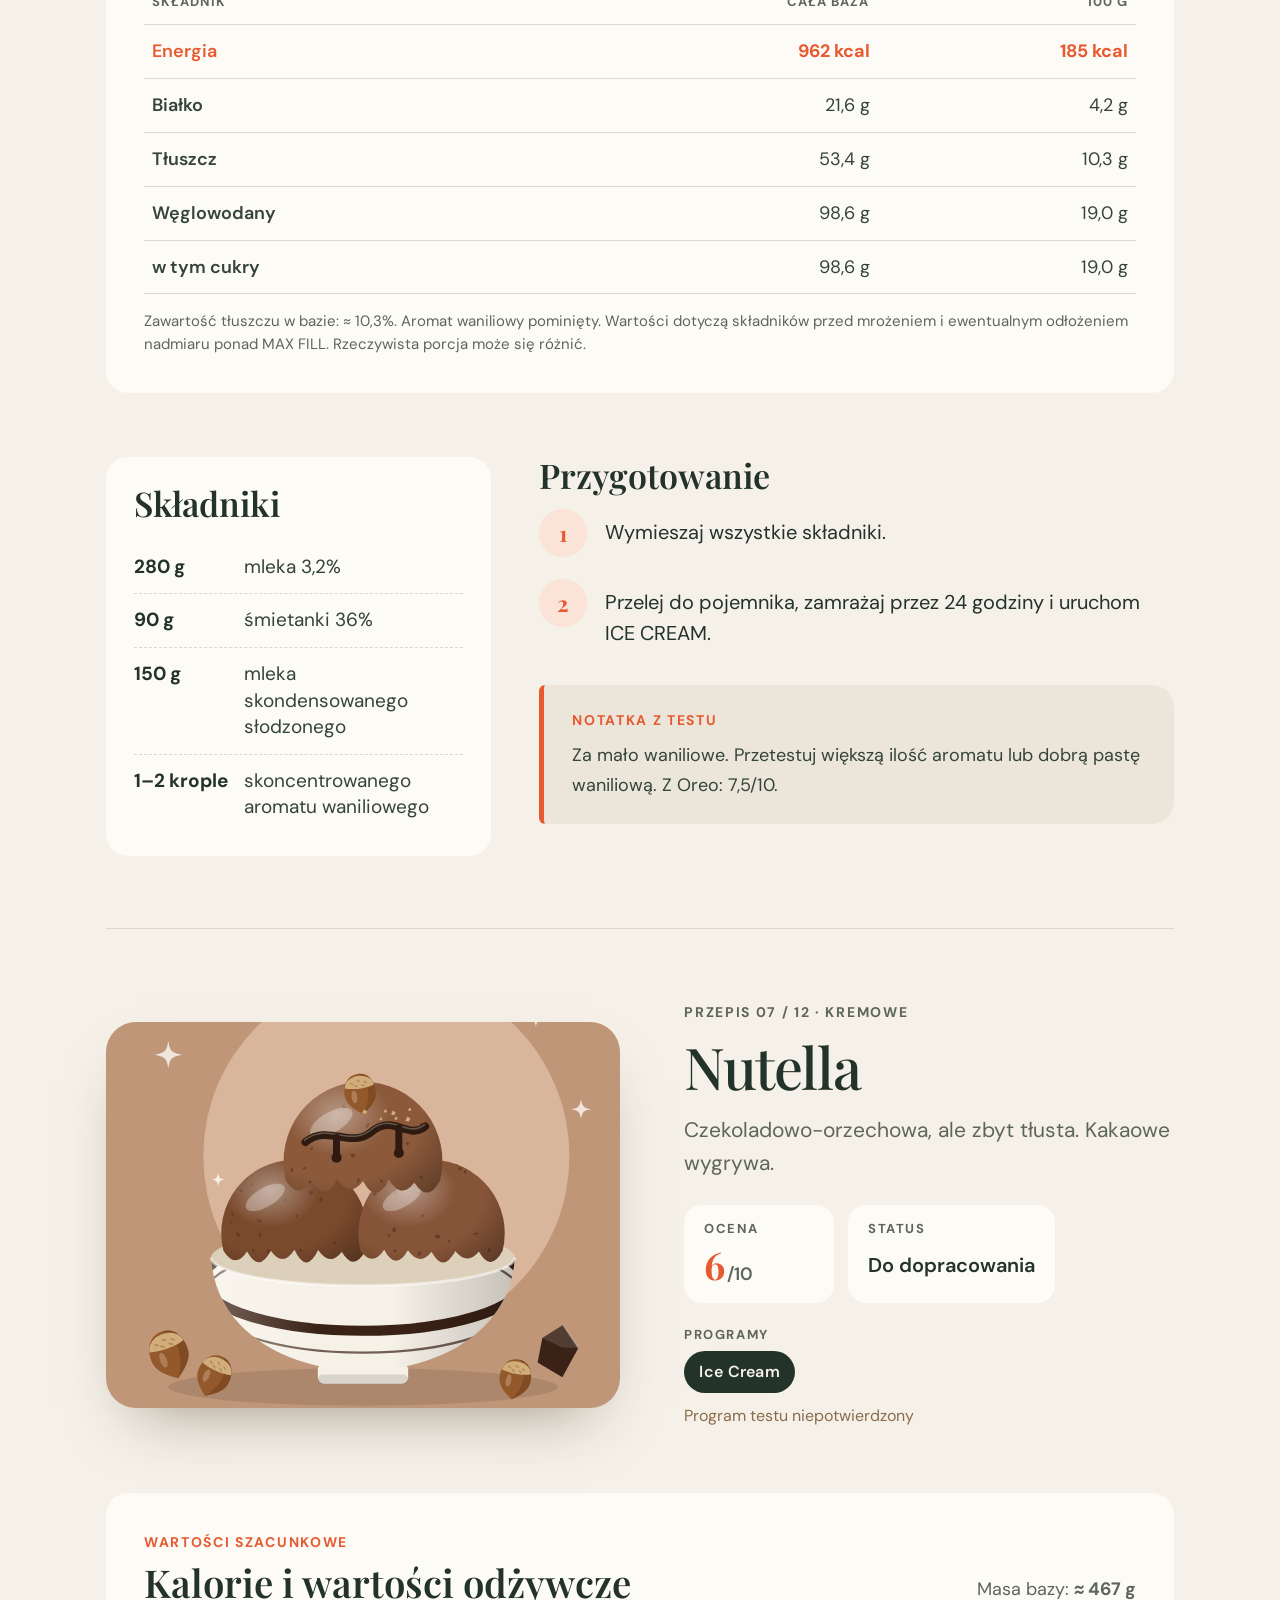
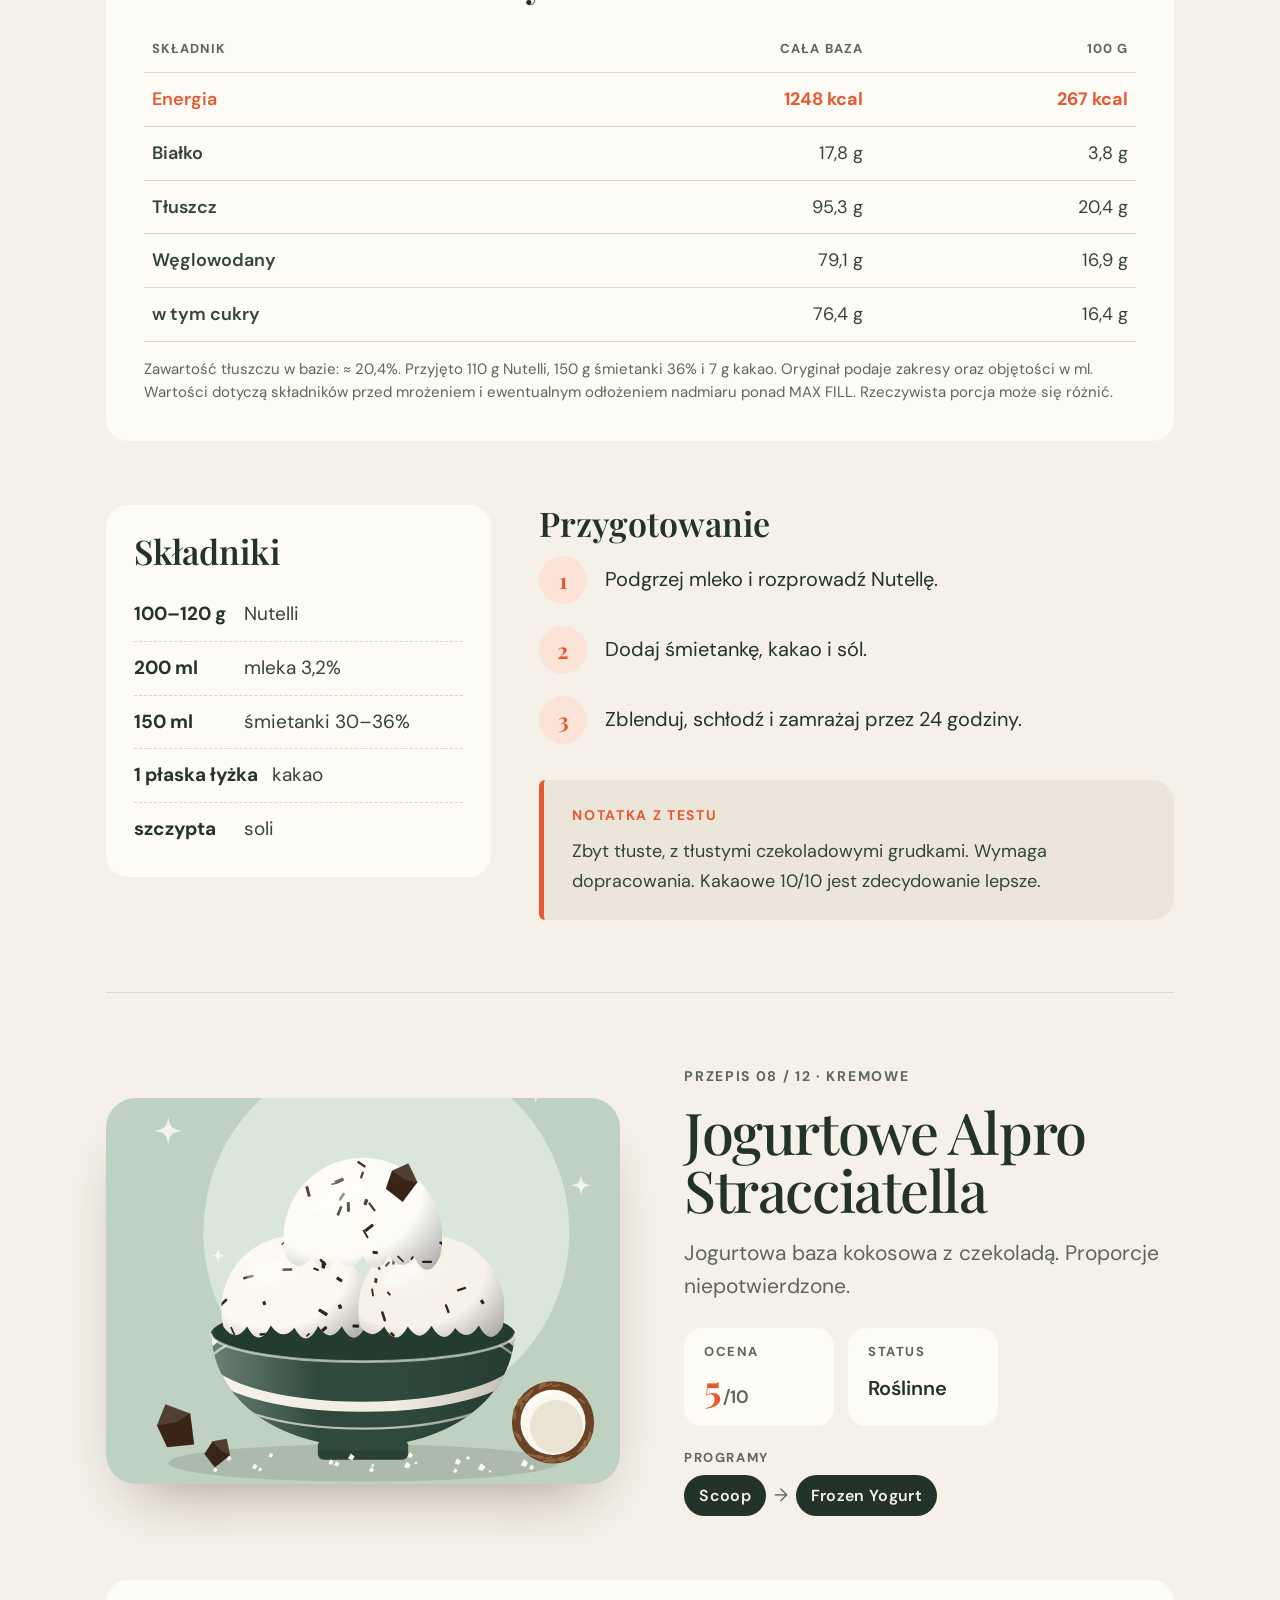
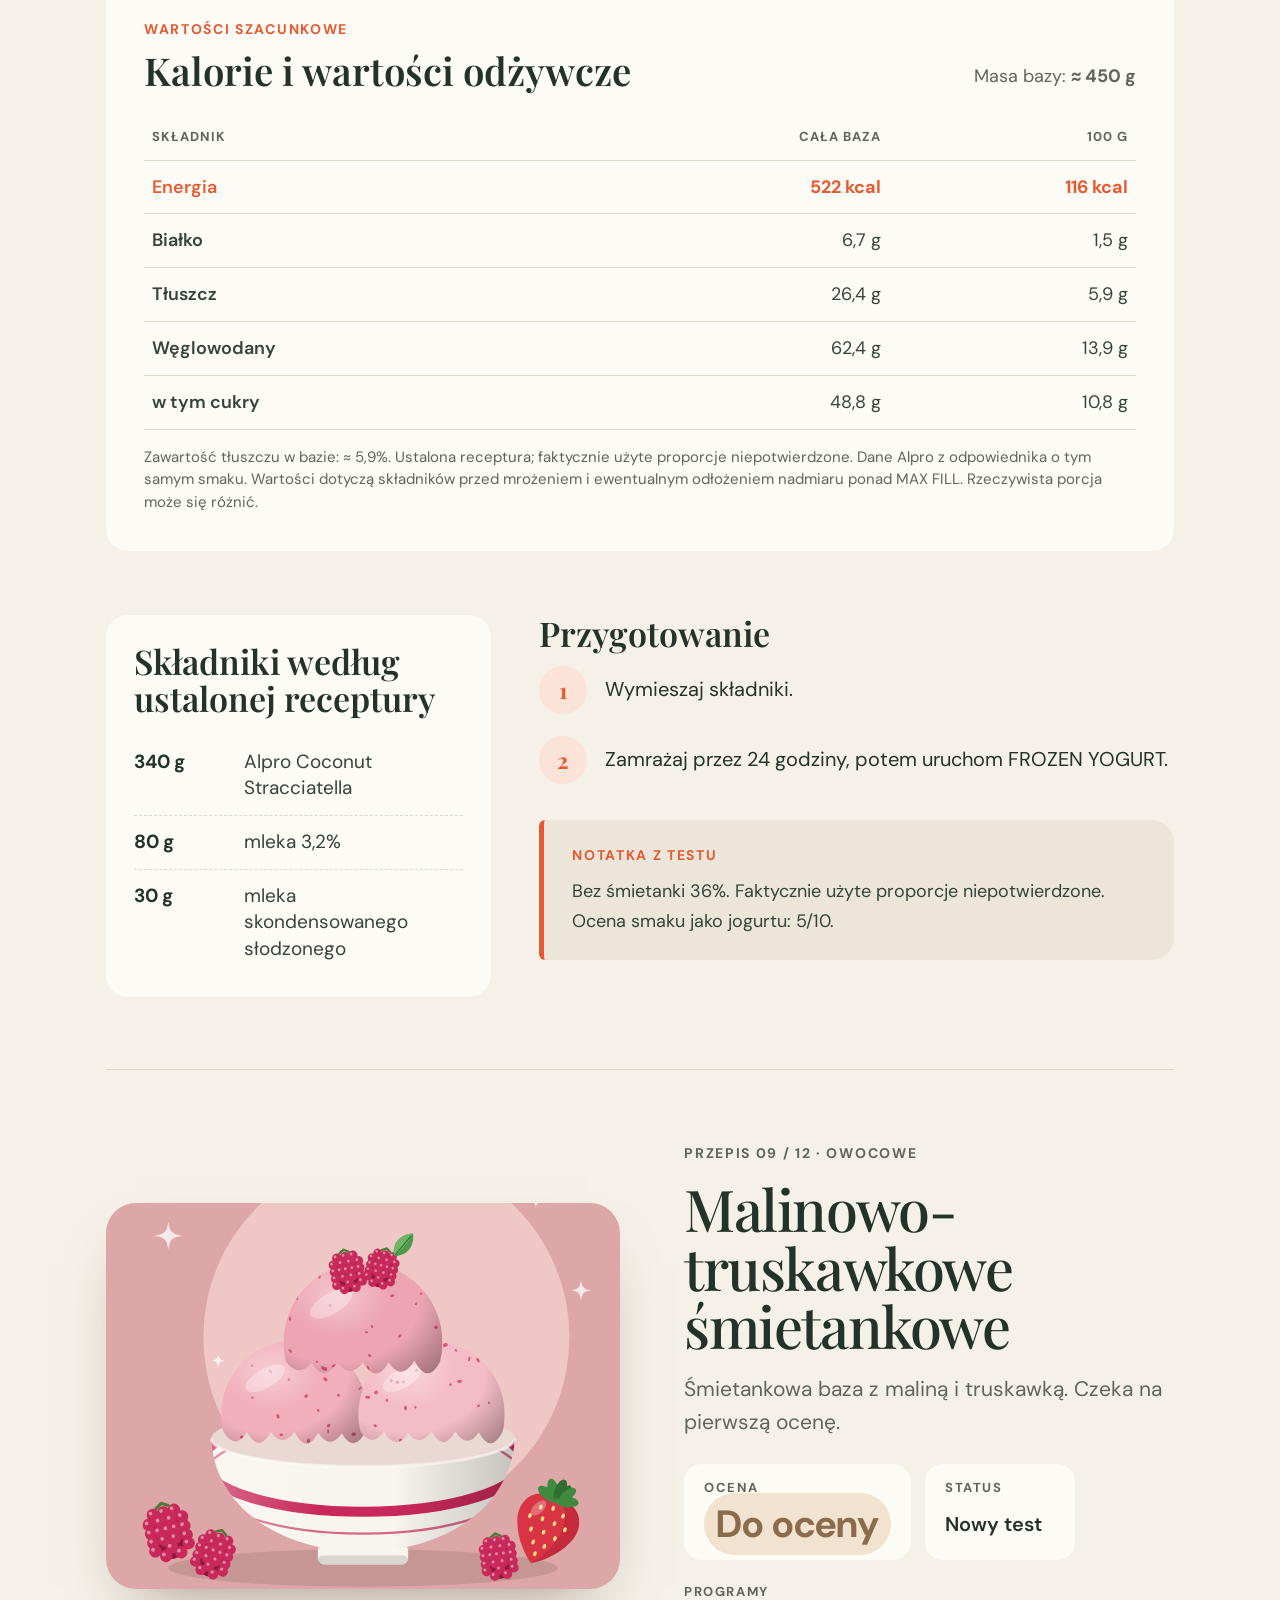
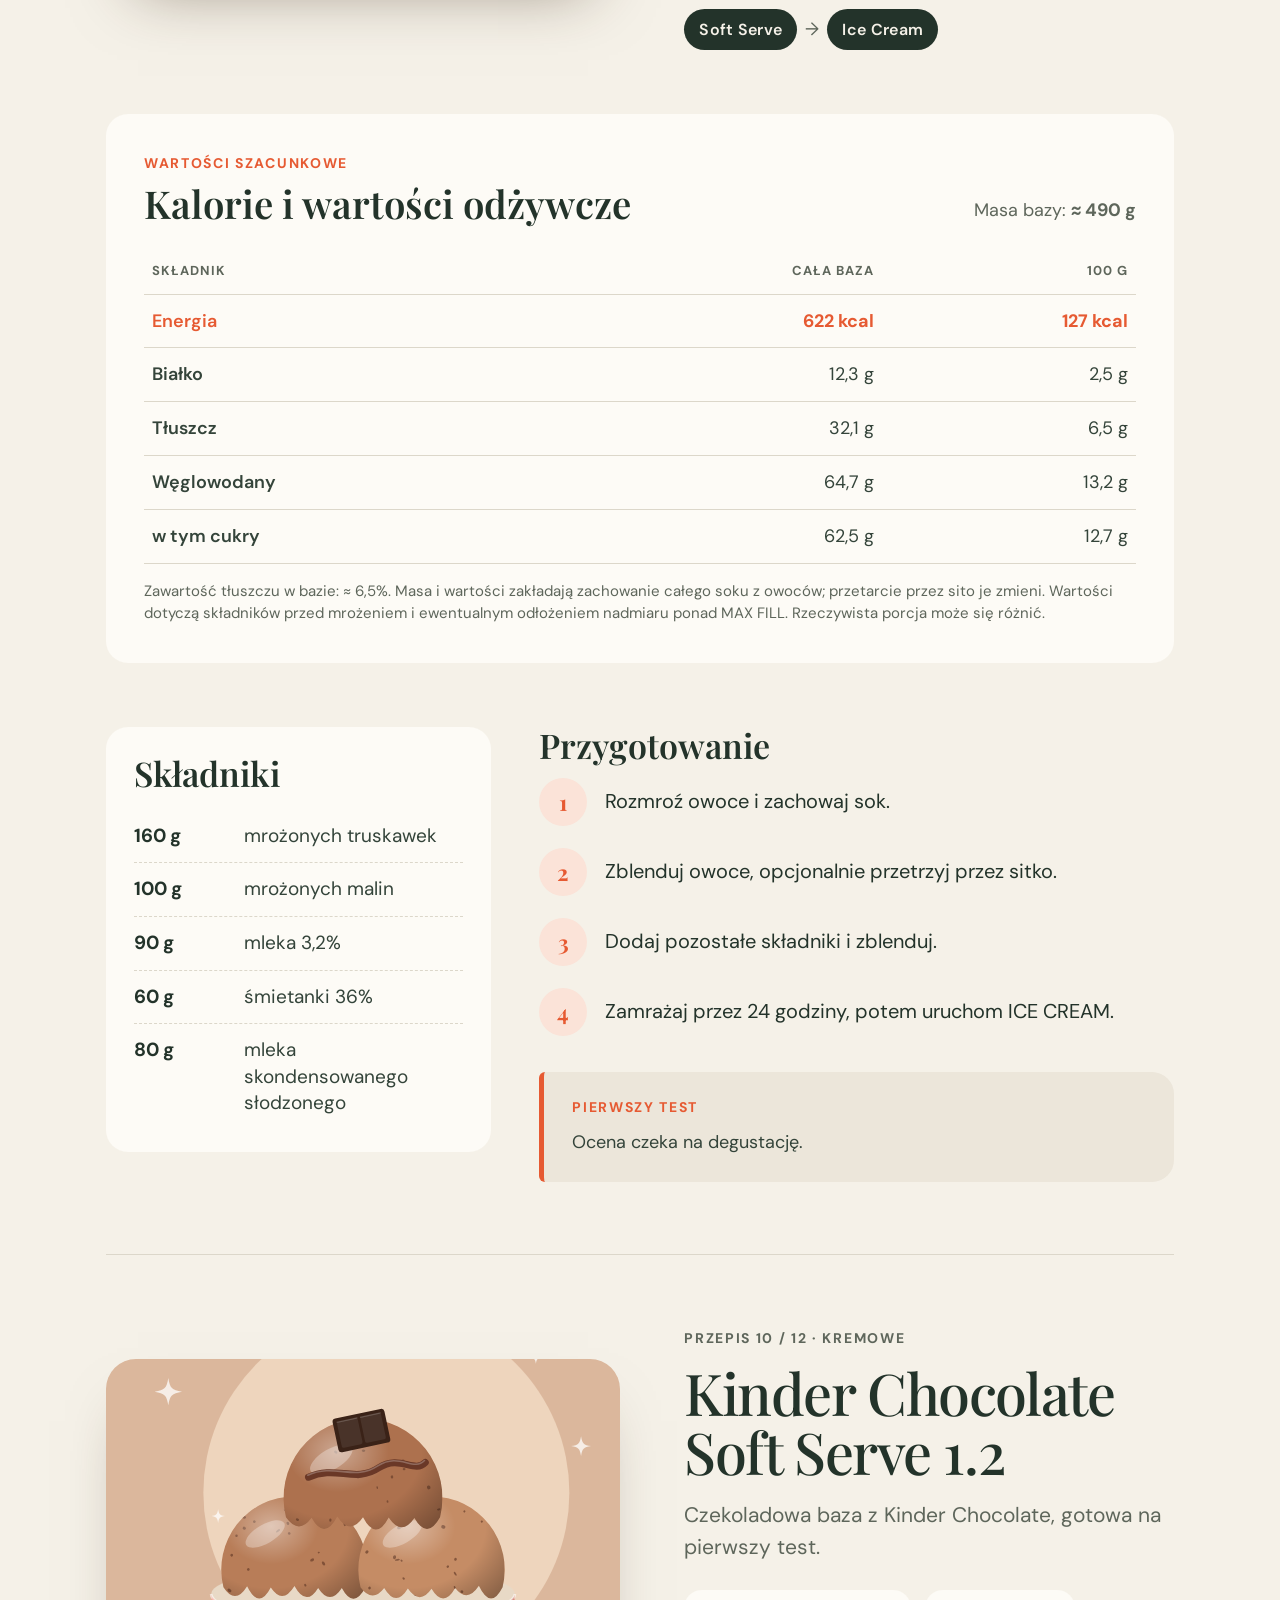
<file: ksiazka.html>
<!doctype html>
<html lang="pl">
<head>
  <meta charset="utf-8">
  <meta name="viewport" content="width=device-width, initial-scale=1">
  <meta name="robots" content="noindex, nofollow">
  <meta name="theme-color" content="#f5f1e8">
  <meta name="description" content="Wszystkie przepisy na jednej stronie do druku.">
  <title>Cała książka — Przepisomania</title>
  <link rel="icon" href="/logo.svg" type="image/svg+xml">
  <link rel="preconnect" href="https://fonts.googleapis.com">
  <link rel="preconnect" href="https://fonts.gstatic.com" crossorigin>
  <link href="https://fonts.googleapis.com/css2?family=DM+Sans:opsz,wght@9..40,400;9..40,500;9..40,600;9..40,700&family=Playfair+Display:ital,wght@0,500;0,600;0,700;1,500&display=swap" rel="stylesheet">
  <link rel="stylesheet" href="/style.css">
</head>
<body class="is-book">

  <header class="topbar">
    <a class="brand" href="/" aria-label="Przepisomania, strona główna"><img class="brand-logo" src="/logo.svg" alt="" width="36" height="36"><span>Przepiso<em>mania</em></span></a>
    <a class="back" href="/"><span aria-hidden="true">←</span> Strona główna</a>
  </header>
  <main class="book">
    <div class="book-head">
      <h1>Cała książka</h1>
      <button class="button-solid" type="button" data-print>Drukuj wszystkie przepisy</button>
    </div>
    <article class="recipe" id="kakaowe">
    <header class="recipe-hero">
      <div class="recipe-art"><img src="/img/kakaowe.svg" alt="Ilustracja: Kakaowe" width="800" height="600"></div>
      <div class="recipe-intro">
        <p class="eyebrow">Przepis 01 / 12 · Kremowe</p>
        <h2 class="recipe-title">Kakaowe</h2>
        <p class="recipe-lede">Gęste kakao, szczypta soli i idealna kremowość po drugim obrocie.</p>
        <div class="recipe-facts">
          <div class="fact"><span class="fact-label">Ocena</span><span class="score">10<small>/10</small></span></div>
          <div class="fact"><span class="fact-label">Status</span><span class="fact-value">Pewny faworyt</span></div>
        </div>
        <div class="programs"><span class="fact-label">Programy</span><div class="chips"><span class="chip">Soft Serve</span><span class="chip-arrow" aria-hidden="true">→</span><span class="chip">Ice Cream</span><span class="chip-arrow" aria-hidden="true">→</span><span class="chip">Re-spin</span></div></div>
      </div>
    </header>

<section class="nutrition" aria-labelledby="nutrition-kakaowe">
    <div class="nutrition-head">
      <div><p class="eyebrow">Wartości szacunkowe</p><h2 id="nutrition-kakaowe">Kalorie i wartości odżywcze</h2></div>
      <p>Masa bazy: <strong>≈ 490 g</strong></p>
    </div>
    <div class="nutrition-table-wrap"><table class="nutrition-table">
      <thead><tr><th scope="col">Składnik</th><th scope="col">Cała baza</th><th scope="col">100 g</th></tr></thead>
      <tbody><tr><th scope="row">Energia</th><td>890 kcal</td><td>182 kcal</td></tr><tr><th scope="row">Białko</th><td>24,0 g</td><td>4,9 g</td></tr><tr><th scope="row">Tłuszcz</th><td>53,6 g</td><td>10,9 g</td></tr><tr><th scope="row">Węglowodany</th><td>82,0 g</td><td>16,7 g</td></tr><tr><th scope="row">w tym cukry</th><td>76,2 g</td><td>15,6 g</td></tr></tbody>
    </table></div>
    <p class="nutrition-note">Zawartość tłuszczu w bazie: ≈ 10,9%. Kakao bez potwierdzonej etykiety; sól pominięta. Wartości dotyczą składników przed mrożeniem i ewentualnym odłożeniem nadmiaru ponad MAX FILL. Rzeczywista porcja może się różnić.</p>
  </section>

    <div class="recipe-body">
      <section class="panel ingredients">
        <h2>Składniki</h2>
        <ul class="ing-list">
          <li><span class="ing-amount">260 g</span><span class="ing-item">mleka 3,2%</span></li>
          <li><span class="ing-amount">90 g</span><span class="ing-item">śmietanki 36%</span></li>
          <li><span class="ing-amount">110 g</span><span class="ing-item">mleka skondensowanego słodzonego</span></li>
          <li><span class="ing-amount">30 g</span><span class="ing-item">kakao naturalnego niesłodzonego</span></li>
          <li><span class="ing-amount">szczypta</span><span class="ing-item">soli</span></li>
        </ul>
      </section>
      <section class="method">
        <h2>Przygotowanie</h2>
        <ol class="steps">
          <li><span>Podgrzej około 100 g mleka i rozprowadź w nim kakao.</span></li>
          <li><span>Dodaj mleko skondensowane, pozostałe 160 g mleka, śmietankę i sól.</span></li>
          <li><span>Zblenduj, schłodź i przelej do pojemnika.</span></li>
          <li><span>Zamrażaj na płaskiej powierzchni przez 24 godziny. Nie mieszaj.</span></li>
          <li><span>Uruchom ICE CREAM, następnie RE-SPIN.</span></li>
        </ol>
        <aside class="note">
          <h3>Notatka z testu</h3>
          <p>Pierwsza wersja: 10/10. Pełny RE-SPIN (~60 s) dał idealną kremowość, choć lody szybko się topiły. Na dnie została ciemna pasta, prawdopodobnie kakao.</p>
          <p>Drugi test z mieszaniem podczas zamrażania był gorszy: za mocno kakaowy i proszkowy. Pierwsza wersja pozostaje wzorcem.</p>
          <p>Nie zmieniaj sprawdzonej receptury. Krótszy RE-SPIN (~30 s) i 25 g kakao to osobne testy. Przerywaj program tylko zgodnie z instrukcją urządzenia.</p>
        </aside>
      </section>
    </div>
  </article>
    <article class="recipe" id="lotus">
    <header class="recipe-hero">
      <div class="recipe-art"><img src="/img/lotus.svg" alt="Ilustracja: Lotus Biscoff" width="800" height="600"></div>
      <div class="recipe-intro">
        <p class="eyebrow">Przepis 02 / 12 · Kremowe</p>
        <h2 class="recipe-title">Lotus Biscoff</h2>
        <p class="recipe-lede">Karmelowo-korzenny smak. Przy następnym teście lekko podgrzać krem.</p>
        <div class="recipe-facts">
          <div class="fact"><span class="fact-label">Ocena</span><span class="score">8<small>/10</small></span></div>
          <div class="fact"><span class="fact-label">Status</span><span class="fact-value">Krem ciasteczkowy</span></div>
        </div>
        <div class="programs"><span class="fact-label">Programy</span><div class="chips"><span class="chip">Soft Serve</span><span class="chip-arrow" aria-hidden="true">→</span><span class="chip">Gelato</span></div></div>
      </div>
    </header>

<section class="nutrition" aria-labelledby="nutrition-lotus">
    <div class="nutrition-head">
      <div><p class="eyebrow">Wartości szacunkowe</p><h2 id="nutrition-lotus">Kalorie i wartości odżywcze</h2></div>
      <p>Masa bazy: <strong>≈ 430 g</strong></p>
    </div>
    <div class="nutrition-table-wrap"><table class="nutrition-table">
      <thead><tr><th scope="col">Składnik</th><th scope="col">Cała baza</th><th scope="col">100 g</th></tr></thead>
      <tbody><tr><th scope="row">Energia</th><td>875 kcal</td><td>203 kcal</td></tr><tr><th scope="row">Białko</th><td>13,9 g</td><td>3,2 g</td></tr><tr><th scope="row">Tłuszcz</th><td>59,3 g</td><td>13,8 g</td></tr><tr><th scope="row">Węglowodany</th><td>71,1 g</td><td>16,5 g</td></tr><tr><th scope="row">w tym cukry</th><td>56,9 g</td><td>13,2 g</td></tr></tbody>
    </table></div>
    <p class="nutrition-note">Zawartość tłuszczu w bazie: ≈ 13,8%. Krem Lotus przyjęto jako wersję gładką; sól pominięta. Wartości dotyczą składników przed mrożeniem i ewentualnym odłożeniem nadmiaru ponad MAX FILL. Rzeczywista porcja może się różnić.</p>
  </section>

    <div class="recipe-body">
      <section class="panel ingredients">
        <h2>Składniki</h2>
        <ul class="ing-list">
          <li><span class="ing-amount">270 g</span><span class="ing-item">mleka 3,2%</span></li>
          <li><span class="ing-amount">60 g</span><span class="ing-item">śmietanki 36%</span></li>
          <li><span class="ing-amount">30 g</span><span class="ing-item">mleka skondensowanego słodzonego</span></li>
          <li><span class="ing-amount">70 g</span><span class="ing-item">kremu Lotus Biscoff</span></li>
          <li><span class="ing-amount">szczypta</span><span class="ing-item">soli</span></li>
        </ul>
      </section>
      <section class="method">
        <h2>Przygotowanie</h2>
        <ol class="steps">
          <li><span>Wymieszaj mleko z kremem Lotus.</span></li>
          <li><span>Dodaj pozostałe składniki i zblenduj.</span></li>
          <li><span>Zamrażaj przez 24 godziny, potem uruchom GELATO.</span></li>
        </ol>
        <aside class="note">
          <h3>Notatka z testu</h3>
          <p>Bardzo dobry smak, drobne białe grudki (prawdopodobnie tłuszcz). Następnym razem przetestuj delikatne podgrzanie mleka z kremem.</p>
        </aside>
      </section>
    </div>
  </article>
    <article class="recipe" id="truskawkowe">
    <header class="recipe-hero">
      <div class="recipe-art"><img src="/img/truskawkowe.svg" alt="Ilustracja: Truskawkowe" width="800" height="600"></div>
      <div class="recipe-intro">
        <p class="eyebrow">Przepis 03 / 12 · Owocowe</p>
        <h2 class="recipe-title">Truskawkowe</h2>
        <p class="recipe-lede">Intensywnie owocowe, proste i sprawdzone. Proporcje zostają.</p>
        <div class="recipe-facts">
          <div class="fact"><span class="fact-label">Ocena</span><span class="score">8<small>/10</small></span></div>
          <div class="fact"><span class="fact-label">Status</span><span class="fact-value">Owocowe</span></div>
        </div>
        <div class="programs"><span class="fact-label">Programy</span><div class="chips"><span class="chip">Soft Serve</span><span class="chip-arrow" aria-hidden="true">→</span><span class="chip">Fruiti</span></div></div>
      </div>
    </header>

<section class="nutrition" aria-labelledby="nutrition-truskawkowe">
    <div class="nutrition-head">
      <div><p class="eyebrow">Wartości szacunkowe</p><h2 id="nutrition-truskawkowe">Kalorie i wartości odżywcze</h2></div>
      <p>Masa bazy: <strong>≈ 482 g</strong></p>
    </div>
    <div class="nutrition-table-wrap"><table class="nutrition-table">
      <thead><tr><th scope="col">Składnik</th><th scope="col">Cała baza</th><th scope="col">100 g</th></tr></thead>
      <tbody><tr><th scope="row">Energia</th><td>402 kcal</td><td>83 kcal</td></tr><tr><th scope="row">Białko</th><td>5,9 g</td><td>1,2 g</td></tr><tr><th scope="row">Tłuszcz</th><td>4,9 g</td><td>1,0 g</td></tr><tr><th scope="row">Węglowodany</th><td>80,9 g</td><td>16,8 g</td></tr><tr><th scope="row">w tym cukry</th><td>78,5 g</td><td>16,3 g</td></tr></tbody>
    </table></div>
    <p class="nutrition-note">Zawartość tłuszczu w bazie: ≈ 1,0%. Sok z cytryny pominięty; masa dotyczy owoców po rozmrożeniu razem z sokiem. Wartości dotyczą składników przed mrożeniem i ewentualnym odłożeniem nadmiaru ponad MAX FILL. Rzeczywista porcja może się różnić.</p>
  </section>

    <div class="recipe-body">
      <section class="panel ingredients">
        <h2>Składniki</h2>
        <ul class="ing-list">
          <li><span class="ing-amount">300 g</span><span class="ing-item">mrożonych truskawek</span></li>
          <li><span class="ing-amount">124 g</span><span class="ing-item">mleka 3,2%</span></li>
          <li><span class="ing-amount">58 g</span><span class="ing-item">cukru pudru</span></li>
          <li><span class="ing-amount">odrobina</span><span class="ing-item">soku z cytryny</span></li>
        </ul>
      </section>
      <section class="method">
        <h2>Przygotowanie</h2>
        <ol class="steps">
          <li><span>Rozmroź truskawki i zachowaj sok.</span></li>
          <li><span>Dodaj pozostałe składniki i zblenduj.</span></li>
          <li><span>Zamrażaj przez 24 godziny, potem uruchom FRUITI.</span></li>
        </ol>
        <aside class="note">
          <h3>Notatka z testu</h3>
          <p>Sprawdzony, intensywnie truskawkowy smak. Zachowaj proporcje.</p>
        </aside>
      </section>
    </div>
  </article>
    <article class="recipe" id="oreo">
    <header class="recipe-hero">
      <div class="recipe-art"><img src="/img/oreo.svg" alt="Ilustracja: Waniliowe z Oreo" width="800" height="600"></div>
      <div class="recipe-intro">
        <p class="eyebrow">Przepis 04 / 12 · Kremowe</p>
        <h2 class="recipe-title">Waniliowe z Oreo</h2>
        <p class="recipe-lede">Znana baza waniliowa w wersji z chrupiącymi kawałkami.</p>
        <div class="recipe-facts">
          <div class="fact"><span class="fact-label">Ocena</span><span class="score">7,5<small>/10</small></span></div>
          <div class="fact"><span class="fact-label">Status</span><span class="fact-value">Mix-in</span></div>
        </div>
        <div class="programs"><span class="fact-label">Programy</span><div class="chips"><span class="chip">Ice Cream</span><span class="chip-arrow" aria-hidden="true">→</span><span class="chip">Mix-in</span></div></div>
      </div>
    </header>

<section class="nutrition" aria-labelledby="nutrition-oreo">
    <div class="nutrition-head">
      <div><p class="eyebrow">Wartości szacunkowe</p><h2 id="nutrition-oreo">Kalorie i wartości odżywcze</h2></div>
      <p>Masa bazy: <strong>≈ 553 g</strong></p>
    </div>
    <div class="nutrition-table-wrap"><table class="nutrition-table">
      <thead><tr><th scope="col">Składnik</th><th scope="col">Cała baza</th><th scope="col">100 g</th></tr></thead>
      <tbody><tr><th scope="row">Energia</th><td>1121 kcal</td><td>203 kcal</td></tr><tr><th scope="row">Białko</th><td>23,3 g</td><td>4,2 g</td></tr><tr><th scope="row">Tłuszcz</th><td>60,0 g</td><td>10,8 g</td></tr><tr><th scope="row">Węglowodany</th><td>121,4 g</td><td>22,0 g</td></tr><tr><th scope="row">w tym cukry</th><td>111,2 g</td><td>20,1 g</td></tr></tbody>
    </table></div>
    <p class="nutrition-note">Zawartość tłuszczu w bazie: ≈ 10,8%. Założono 33 g Oreo (około 3 ciasteczka). Ilość faktycznie dodana jest nieznana; baza bez Oreo ma 520 g. Wartości dotyczą składników przed mrożeniem i ewentualnym odłożeniem nadmiaru ponad MAX FILL. Rzeczywista porcja może się różnić.</p>
  </section>

    <div class="recipe-body">
      <section class="panel ingredients">
        <h2>Składniki</h2>
        <ul class="ing-list">
          <li><span class="ing-amount">280 g</span><span class="ing-item">mleka 3,2%</span></li>
          <li><span class="ing-amount">90 g</span><span class="ing-item">śmietanki 36%</span></li>
          <li><span class="ing-amount">150 g</span><span class="ing-item">mleka skondensowanego słodzonego</span></li>
          <li><span class="ing-amount">1–2 krople</span><span class="ing-item">skoncentrowanego aromatu waniliowego</span></li>
          <li><span class="ing-amount">?</span><span class="ing-item">pokruszone Oreo — dokładna ilość niepotwierdzona</span></li>
        </ul>
      </section>
      <section class="method">
        <h2>Przygotowanie</h2>
        <ol class="steps">
          <li><span>Wymieszaj składniki bazy bez Oreo.</span></li>
          <li><span>Zamrażaj przez 24 godziny i przetwórz na ICE CREAM.</span></li>
          <li><span>Dodaj Oreo i użyj MIX-IN zgodnie z instrukcją urządzenia.</span></li>
        </ol>
        <aside class="note">
          <h3>Notatka z testu</h3>
          <p>Lepsze niż sama wanilia. Oreo rozprowadziły się nierównomiernie, szczególnie mało przy dnie i krawędziach.</p>
        </aside>
      </section>
    </div>
  </article>
    <article class="recipe" id="mango">
    <header class="recipe-hero">
      <div class="recipe-art"><img src="/img/mango.svg" alt="Ilustracja: Mango &amp; marakuja" width="800" height="600"></div>
      <div class="recipe-intro">
        <p class="eyebrow">Przepis 05 / 12 · Owocowe</p>
        <h2 class="recipe-title">Mango &amp; marakuja Fruiti 2.0</h2>
        <p class="recipe-lede">Kwaśna, tropikalna. Kolejny test z większą ilością mango.</p>
        <div class="recipe-facts">
          <div class="fact"><span class="fact-label">Ocena</span><span class="score">7<small>/10</small></span></div>
          <div class="fact"><span class="fact-label">Status</span><span class="fact-value">Owocowe · test 2.0</span></div>
        </div>
        <div class="programs"><span class="fact-label">Programy</span><div class="chips"><span class="chip">Soft Serve</span><span class="chip-arrow" aria-hidden="true">→</span><span class="chip">Fruiti</span></div></div>
      </div>
    </header>

<section class="nutrition" aria-labelledby="nutrition-mango">
    <div class="nutrition-head">
      <div><p class="eyebrow">Wartości szacunkowe</p><h2 id="nutrition-mango">Kalorie i wartości odżywcze</h2></div>
      <p>Masa bazy: <strong>≈ 445 g</strong></p>
    </div>
    <div class="nutrition-table-wrap"><table class="nutrition-table">
      <thead><tr><th scope="col">Składnik</th><th scope="col">Cała baza</th><th scope="col">100 g</th></tr></thead>
      <tbody><tr><th scope="row">Energia</th><td>516 kcal</td><td>116 kcal</td></tr><tr><th scope="row">Białko</th><td>4,1 g</td><td>0,9 g</td></tr><tr><th scope="row">Tłuszcz</th><td>22,8 g</td><td>5,1 g</td></tr><tr><th scope="row">Węglowodany</th><td>72,8 g</td><td>16,4 g</td></tr><tr><th scope="row">w tym cukry</th><td>63,2 g</td><td>14,2 g</td></tr></tbody>
    </table></div>
    <p class="nutrition-note">Zawartość tłuszczu w bazie: ≈ 5,1%. Przyjęto 20 g agawy. Etykiety mango i przecieru są nieznane; ekstrakt waniliowy pominięty. Wartości dotyczą składników przed mrożeniem i ewentualnym odłożeniem nadmiaru ponad MAX FILL. Rzeczywista porcja może się różnić.</p>
  </section>

    <div class="recipe-body">
      <section class="panel ingredients">
        <h2>Składniki</h2>
        <ul class="ing-list">
          <li><span class="ing-amount">150 g</span><span class="ing-item">odsączonego mango z puszki</span></li>
          <li><span class="ing-amount">150 g</span><span class="ing-item">przecieru z marakui 90% (z 10% zagęszczonego soku winogronowego)</span></li>
          <li><span class="ing-amount">125 g</span><span class="ing-item">mleczka kokosowego Suree 17%</span></li>
          <li><span class="ing-amount">15–20 g</span><span class="ing-item">syropu z agawy</span></li>
          <li><span class="ing-amount">½ łyżeczki</span><span class="ing-item">ekstraktu waniliowego</span></li>
        </ul>
      </section>
      <section class="method">
        <h2>Przygotowanie</h2>
        <ol class="steps">
          <li><span>Wymieszaj mleczko kokosowe.</span></li>
          <li><span>Dodaj pozostałe składniki i zblenduj.</span></li>
          <li><span>Zamrażaj przez 24 godziny, potem uruchom FRUITI.</span></li>
        </ol>
        <aside class="note">
          <h3>Notatka z testu</h3>
          <p>Mocno kwaśne i trochę gorzkie. Mango było średniej jakości. Następny test: 200 g mango i 100 g marakui. Ilość agawy i wanilii pozostaje przybliżona.</p>
        </aside>
      </section>
    </div>
  </article>
    <article class="recipe" id="wanilia">
    <header class="recipe-hero">
      <div class="recipe-art"><img src="/img/wanilia.svg" alt="Ilustracja: Waniliowe" width="800" height="600"></div>
      <div class="recipe-intro">
        <p class="eyebrow">Przepis 06 / 12 · Kremowe</p>
        <h2 class="recipe-title">Waniliowe</h2>
        <p class="recipe-lede">Łagodna baza, która prosi się o więcej wanilii lub dobrą pastę.</p>
        <div class="recipe-facts">
          <div class="fact"><span class="fact-label">Ocena</span><span class="score">6,5<small>/10</small></span></div>
          <div class="fact"><span class="fact-label">Status</span><span class="fact-value">Baza</span></div>
        </div>
        <div class="programs"><span class="fact-label">Programy</span><div class="chips"><span class="chip">Soft Serve</span><span class="chip-arrow" aria-hidden="true">→</span><span class="chip">Ice Cream</span></div></div>
      </div>
    </header>

<section class="nutrition" aria-labelledby="nutrition-wanilia">
    <div class="nutrition-head">
      <div><p class="eyebrow">Wartości szacunkowe</p><h2 id="nutrition-wanilia">Kalorie i wartości odżywcze</h2></div>
      <p>Masa bazy: <strong>≈ 520 g</strong></p>
    </div>
    <div class="nutrition-table-wrap"><table class="nutrition-table">
      <thead><tr><th scope="col">Składnik</th><th scope="col">Cała baza</th><th scope="col">100 g</th></tr></thead>
      <tbody><tr><th scope="row">Energia</th><td>962 kcal</td><td>185 kcal</td></tr><tr><th scope="row">Białko</th><td>21,6 g</td><td>4,2 g</td></tr><tr><th scope="row">Tłuszcz</th><td>53,4 g</td><td>10,3 g</td></tr><tr><th scope="row">Węglowodany</th><td>98,6 g</td><td>19,0 g</td></tr><tr><th scope="row">w tym cukry</th><td>98,6 g</td><td>19,0 g</td></tr></tbody>
    </table></div>
    <p class="nutrition-note">Zawartość tłuszczu w bazie: ≈ 10,3%. Aromat waniliowy pominięty. Wartości dotyczą składników przed mrożeniem i ewentualnym odłożeniem nadmiaru ponad MAX FILL. Rzeczywista porcja może się różnić.</p>
  </section>

    <div class="recipe-body">
      <section class="panel ingredients">
        <h2>Składniki</h2>
        <ul class="ing-list">
          <li><span class="ing-amount">280 g</span><span class="ing-item">mleka 3,2%</span></li>
          <li><span class="ing-amount">90 g</span><span class="ing-item">śmietanki 36%</span></li>
          <li><span class="ing-amount">150 g</span><span class="ing-item">mleka skondensowanego słodzonego</span></li>
          <li><span class="ing-amount">1–2 krople</span><span class="ing-item">skoncentrowanego aromatu waniliowego</span></li>
        </ul>
      </section>
      <section class="method">
        <h2>Przygotowanie</h2>
        <ol class="steps">
          <li><span>Wymieszaj wszystkie składniki.</span></li>
          <li><span>Przelej do pojemnika, zamrażaj przez 24 godziny i uruchom ICE CREAM.</span></li>
        </ol>
        <aside class="note">
          <h3>Notatka z testu</h3>
          <p>Za mało waniliowe. Przetestuj większą ilość aromatu lub dobrą pastę waniliową. Z Oreo: 7,5/10.</p>
        </aside>
      </section>
    </div>
  </article>
    <article class="recipe" id="nutella">
    <header class="recipe-hero">
      <div class="recipe-art"><img src="/img/nutella.svg" alt="Ilustracja: Nutella" width="800" height="600"></div>
      <div class="recipe-intro">
        <p class="eyebrow">Przepis 07 / 12 · Kremowe</p>
        <h2 class="recipe-title">Nutella</h2>
        <p class="recipe-lede">Czekoladowo-orzechowa, ale zbyt tłusta. Kakaowe wygrywa.</p>
        <div class="recipe-facts">
          <div class="fact"><span class="fact-label">Ocena</span><span class="score">6<small>/10</small></span></div>
          <div class="fact"><span class="fact-label">Status</span><span class="fact-value">Do dopracowania</span></div>
        </div>
        <div class="programs"><span class="fact-label">Programy</span><div class="chips"><span class="chip">Ice Cream</span></div><p class="program-note">Program testu niepotwierdzony</p></div>
      </div>
    </header>

<section class="nutrition" aria-labelledby="nutrition-nutella">
    <div class="nutrition-head">
      <div><p class="eyebrow">Wartości szacunkowe</p><h2 id="nutrition-nutella">Kalorie i wartości odżywcze</h2></div>
      <p>Masa bazy: <strong>≈ 467 g</strong></p>
    </div>
    <div class="nutrition-table-wrap"><table class="nutrition-table">
      <thead><tr><th scope="col">Składnik</th><th scope="col">Cała baza</th><th scope="col">100 g</th></tr></thead>
      <tbody><tr><th scope="row">Energia</th><td>1248 kcal</td><td>267 kcal</td></tr><tr><th scope="row">Białko</th><td>17,8 g</td><td>3,8 g</td></tr><tr><th scope="row">Tłuszcz</th><td>95,3 g</td><td>20,4 g</td></tr><tr><th scope="row">Węglowodany</th><td>79,1 g</td><td>16,9 g</td></tr><tr><th scope="row">w tym cukry</th><td>76,4 g</td><td>16,4 g</td></tr></tbody>
    </table></div>
    <p class="nutrition-note">Zawartość tłuszczu w bazie: ≈ 20,4%. Przyjęto 110 g Nutelli, 150 g śmietanki 36% i 7 g kakao. Oryginał podaje zakresy oraz objętości w ml. Wartości dotyczą składników przed mrożeniem i ewentualnym odłożeniem nadmiaru ponad MAX FILL. Rzeczywista porcja może się różnić.</p>
  </section>

    <div class="recipe-body">
      <section class="panel ingredients">
        <h2>Składniki</h2>
        <ul class="ing-list">
          <li><span class="ing-amount">100–120 g</span><span class="ing-item">Nutelli</span></li>
          <li><span class="ing-amount">200 ml</span><span class="ing-item">mleka 3,2%</span></li>
          <li><span class="ing-amount">150 ml</span><span class="ing-item">śmietanki 30–36%</span></li>
          <li><span class="ing-amount">1 płaska łyżka</span><span class="ing-item">kakao</span></li>
          <li><span class="ing-amount">szczypta</span><span class="ing-item">soli</span></li>
        </ul>
      </section>
      <section class="method">
        <h2>Przygotowanie</h2>
        <ol class="steps">
          <li><span>Podgrzej mleko i rozprowadź Nutellę.</span></li>
          <li><span>Dodaj śmietankę, kakao i sól.</span></li>
          <li><span>Zblenduj, schłodź i zamrażaj przez 24 godziny.</span></li>
        </ol>
        <aside class="note">
          <h3>Notatka z testu</h3>
          <p>Zbyt tłuste, z tłustymi czekoladowymi grudkami. Wymaga dopracowania. Kakaowe 10/10 jest zdecydowanie lepsze.</p>
        </aside>
      </section>
    </div>
  </article>
    <article class="recipe" id="jogurtowe">
    <header class="recipe-hero">
      <div class="recipe-art"><img src="/img/jogurtowe.svg" alt="Ilustracja: Alpro Stracciatella" width="800" height="600"></div>
      <div class="recipe-intro">
        <p class="eyebrow">Przepis 08 / 12 · Kremowe</p>
        <h2 class="recipe-title">Jogurtowe Alpro Stracciatella</h2>
        <p class="recipe-lede">Jogurtowa baza kokosowa z czekoladą. Proporcje niepotwierdzone.</p>
        <div class="recipe-facts">
          <div class="fact"><span class="fact-label">Ocena</span><span class="score">5<small>/10</small></span></div>
          <div class="fact"><span class="fact-label">Status</span><span class="fact-value">Roślinne</span></div>
        </div>
        <div class="programs"><span class="fact-label">Programy</span><div class="chips"><span class="chip">Scoop</span><span class="chip-arrow" aria-hidden="true">→</span><span class="chip">Frozen Yogurt</span></div></div>
      </div>
    </header>

<section class="nutrition" aria-labelledby="nutrition-jogurtowe">
    <div class="nutrition-head">
      <div><p class="eyebrow">Wartości szacunkowe</p><h2 id="nutrition-jogurtowe">Kalorie i wartości odżywcze</h2></div>
      <p>Masa bazy: <strong>≈ 450 g</strong></p>
    </div>
    <div class="nutrition-table-wrap"><table class="nutrition-table">
      <thead><tr><th scope="col">Składnik</th><th scope="col">Cała baza</th><th scope="col">100 g</th></tr></thead>
      <tbody><tr><th scope="row">Energia</th><td>522 kcal</td><td>116 kcal</td></tr><tr><th scope="row">Białko</th><td>6,7 g</td><td>1,5 g</td></tr><tr><th scope="row">Tłuszcz</th><td>26,4 g</td><td>5,9 g</td></tr><tr><th scope="row">Węglowodany</th><td>62,4 g</td><td>13,9 g</td></tr><tr><th scope="row">w tym cukry</th><td>48,8 g</td><td>10,8 g</td></tr></tbody>
    </table></div>
    <p class="nutrition-note">Zawartość tłuszczu w bazie: ≈ 5,9%. Ustalona receptura; faktycznie użyte proporcje niepotwierdzone. Dane Alpro z odpowiednika o tym samym smaku. Wartości dotyczą składników przed mrożeniem i ewentualnym odłożeniem nadmiaru ponad MAX FILL. Rzeczywista porcja może się różnić.</p>
  </section>

    <div class="recipe-body">
      <section class="panel ingredients">
        <h2>Składniki według ustalonej receptury</h2>
        <ul class="ing-list">
          <li><span class="ing-amount">340 g</span><span class="ing-item">Alpro Coconut Stracciatella</span></li>
          <li><span class="ing-amount">80 g</span><span class="ing-item">mleka 3,2%</span></li>
          <li><span class="ing-amount">30 g</span><span class="ing-item">mleka skondensowanego słodzonego</span></li>
        </ul>
      </section>
      <section class="method">
        <h2>Przygotowanie</h2>
        <ol class="steps">
          <li><span>Wymieszaj składniki.</span></li>
          <li><span>Zamrażaj przez 24 godziny, potem uruchom FROZEN YOGURT.</span></li>
        </ol>
        <aside class="note">
          <h3>Notatka z testu</h3>
          <p>Bez śmietanki 36%. Faktycznie użyte proporcje niepotwierdzone. Ocena smaku jako jogurtu: 5/10.</p>
        </aside>
      </section>
    </div>
  </article>
    <article class="recipe" id="malinowe">
    <header class="recipe-hero">
      <div class="recipe-art"><img src="/img/malinowe.svg" alt="Ilustracja: Malinowo-truskawkowe" width="800" height="600"></div>
      <div class="recipe-intro">
        <p class="eyebrow">Przepis 09 / 12 · Owocowe</p>
        <h2 class="recipe-title">Malinowo-truskawkowe śmietankowe</h2>
        <p class="recipe-lede">Śmietankowa baza z maliną i truskawką. Czeka na pierwszą ocenę.</p>
        <div class="recipe-facts">
          <div class="fact"><span class="fact-label">Ocena</span><span class="score pending">Do oceny</span></div>
          <div class="fact"><span class="fact-label">Status</span><span class="fact-value">Nowy test</span></div>
        </div>
        <div class="programs"><span class="fact-label">Programy</span><div class="chips"><span class="chip">Soft Serve</span><span class="chip-arrow" aria-hidden="true">→</span><span class="chip">Ice Cream</span></div></div>
      </div>
    </header>

<section class="nutrition" aria-labelledby="nutrition-malinowe">
    <div class="nutrition-head">
      <div><p class="eyebrow">Wartości szacunkowe</p><h2 id="nutrition-malinowe">Kalorie i wartości odżywcze</h2></div>
      <p>Masa bazy: <strong>≈ 490 g</strong></p>
    </div>
    <div class="nutrition-table-wrap"><table class="nutrition-table">
      <thead><tr><th scope="col">Składnik</th><th scope="col">Cała baza</th><th scope="col">100 g</th></tr></thead>
      <tbody><tr><th scope="row">Energia</th><td>622 kcal</td><td>127 kcal</td></tr><tr><th scope="row">Białko</th><td>12,3 g</td><td>2,5 g</td></tr><tr><th scope="row">Tłuszcz</th><td>32,1 g</td><td>6,5 g</td></tr><tr><th scope="row">Węglowodany</th><td>64,7 g</td><td>13,2 g</td></tr><tr><th scope="row">w tym cukry</th><td>62,5 g</td><td>12,7 g</td></tr></tbody>
    </table></div>
    <p class="nutrition-note">Zawartość tłuszczu w bazie: ≈ 6,5%. Masa i wartości zakładają zachowanie całego soku z owoców; przetarcie przez sito je zmieni. Wartości dotyczą składników przed mrożeniem i ewentualnym odłożeniem nadmiaru ponad MAX FILL. Rzeczywista porcja może się różnić.</p>
  </section>

    <div class="recipe-body">
      <section class="panel ingredients">
        <h2>Składniki</h2>
        <ul class="ing-list">
          <li><span class="ing-amount">160 g</span><span class="ing-item">mrożonych truskawek</span></li>
          <li><span class="ing-amount">100 g</span><span class="ing-item">mrożonych malin</span></li>
          <li><span class="ing-amount">90 g</span><span class="ing-item">mleka 3,2%</span></li>
          <li><span class="ing-amount">60 g</span><span class="ing-item">śmietanki 36%</span></li>
          <li><span class="ing-amount">80 g</span><span class="ing-item">mleka skondensowanego słodzonego</span></li>
        </ul>
      </section>
      <section class="method">
        <h2>Przygotowanie</h2>
        <ol class="steps">
          <li><span>Rozmroź owoce i zachowaj sok.</span></li>
          <li><span>Zblenduj owoce, opcjonalnie przetrzyj przez sitko.</span></li>
          <li><span>Dodaj pozostałe składniki i zblenduj.</span></li>
          <li><span>Zamrażaj przez 24 godziny, potem uruchom ICE CREAM.</span></li>
        </ol>
        <aside class="note">
          <h3>Pierwszy test</h3>
          <p>Ocena czeka na degustację.</p>
        </aside>
      </section>
    </div>
  </article>
    <article class="recipe" id="kinder">
    <header class="recipe-hero">
      <div class="recipe-art"><img src="/img/kinder.svg" alt="Ilustracja: Kinder Chocolate" width="800" height="600"></div>
      <div class="recipe-intro">
        <p class="eyebrow">Przepis 10 / 12 · Kremowe</p>
        <h2 class="recipe-title">Kinder Chocolate Soft Serve 1.2</h2>
        <p class="recipe-lede">Czekoladowa baza z Kinder Chocolate, gotowa na pierwszy test.</p>
        <div class="recipe-facts">
          <div class="fact"><span class="fact-label">Ocena</span><span class="score pending">Do oceny</span></div>
          <div class="fact"><span class="fact-label">Status</span><span class="fact-value">Nowy test</span></div>
        </div>
        <div class="programs"><span class="fact-label">Programy</span><div class="chips"><span class="chip">Soft Serve</span><span class="chip-arrow" aria-hidden="true">→</span><span class="chip">Ice Cream</span></div></div>
      </div>
    </header>

<section class="nutrition" aria-labelledby="nutrition-kinder">
    <div class="nutrition-head">
      <div><p class="eyebrow">Wartości szacunkowe</p><h2 id="nutrition-kinder">Kalorie i wartości odżywcze</h2></div>
      <p>Masa bazy: <strong>≈ 490 g</strong></p>
    </div>
    <div class="nutrition-table-wrap"><table class="nutrition-table">
      <thead><tr><th scope="col">Składnik</th><th scope="col">Cała baza</th><th scope="col">100 g</th></tr></thead>
      <tbody><tr><th scope="row">Energia</th><td>1110 kcal</td><td>227 kcal</td></tr><tr><th scope="row">Białko</th><td>23,4 g</td><td>4,8 g</td></tr><tr><th scope="row">Tłuszcz</th><td>69,9 g</td><td>14,3 g</td></tr><tr><th scope="row">Węglowodany</th><td>95,9 g</td><td>19,6 g</td></tr><tr><th scope="row">w tym cukry</th><td>95,7 g</td><td>19,5 g</td></tr></tbody>
    </table></div>
    <p class="nutrition-note">Zawartość tłuszczu w bazie: ≈ 14,3%. Sól pominięta. Wartości dotyczą składników przed mrożeniem i ewentualnym odłożeniem nadmiaru ponad MAX FILL. Rzeczywista porcja może się różnić.</p>
  </section>

    <div class="recipe-body">
      <section class="panel ingredients">
        <h2>Składniki</h2>
        <ul class="ing-list">
          <li><span class="ing-amount">150 g (12 szt.)</span><span class="ing-item">Kinder Chocolate</span></li>
          <li><span class="ing-amount">320 g</span><span class="ing-item">mleka 3,2%</span></li>
          <li><span class="ing-amount">20 g</span><span class="ing-item">śmietanki 36%</span></li>
          <li><span class="ing-amount">szczypta</span><span class="ing-item">soli</span></li>
        </ul>
      </section>
      <section class="method">
        <h2>Przygotowanie</h2>
        <ol class="steps">
          <li><span>Podgrzej 150 g mleka do około 55–60°C i rozpuść w nim połamane czekoladki.</span></li>
          <li><span>Dodaj pozostałe 170 g mleka, śmietankę i sól. Zblenduj przez 30–45 sekund.</span></li>
          <li><span>Schłodź bazę, przelej do pojemnika bez przekraczania MAX FILL i zamrażaj na płasko przez 24 godziny.</span></li>
          <li><span>Uruchom ICE CREAM; RE-SPIN tylko w razie potrzeby.</span></li>
        </ol>
        <aside class="note">
          <h3>Pierwszy test</h3>
          <p>Receptura z rozmowy z 16 listopada 2026 r. Ocena czeka na degustację.</p>
        </aside>
      </section>
    </div>
  </article>
    <article class="recipe" id="caffe-latte">
    <header class="recipe-hero">
      <div class="recipe-art"><img src="/img/caffe-latte.svg" alt="Ilustracja: Caffè Latte 1.1" width="800" height="600"></div>
      <div class="recipe-intro">
        <p class="eyebrow">Przepis 11 / 12 · Kremowe</p>
        <h2 class="recipe-title">Caffè Latte 1.1</h2>
        <p class="recipe-lede">Mleczne lody na mocnym espresso, bez mleka w proszku.</p>
        <div class="recipe-facts">
          <div class="fact"><span class="fact-label">Ocena</span><span class="score pending">Do oceny</span></div>
          <div class="fact"><span class="fact-label">Status</span><span class="fact-value">Espresso</span></div>
        </div>
        <div class="programs"><span class="fact-label">Programy</span><div class="chips"><span class="chip">Soft Serve</span><span class="chip-arrow" aria-hidden="true">→</span><span class="chip">Ice Cream</span></div></div>
      </div>
    </header>



    <div class="recipe-body">
      <section class="panel ingredients">
        <h2>Składniki</h2>
        <ul class="ing-list">
          <li><span class="ing-amount">240 g</span><span class="ing-item">mleka 3,2%</span></li>
          <li><span class="ing-amount">60 g</span><span class="ing-item">mocnego espresso</span></li>
          <li><span class="ing-amount">60 g</span><span class="ing-item">śmietanki 36%</span></li>
          <li><span class="ing-amount">130 g</span><span class="ing-item">mleka skondensowanego słodzonego</span></li>
          <li><span class="ing-amount">mała szczypta</span><span class="ing-item">soli</span></li>
        </ul>
      </section>
      <section class="method">
        <h2>Przygotowanie</h2>
        <ol class="steps">
          <li><span>Zaparz espresso i wymieszaj je na ciepło z mlekiem skondensowanym.</span></li>
          <li><span>Dodaj mleko, śmietankę i sól. Blenduj przez 20–30 sekund.</span></li>
          <li><span>Schłodź, przelej do pojemnika do linii MAX FILL i zamrażaj na płasko przez 24 godziny.</span></li>
          <li><span>Wybierz tryb SOFT SERVE i program ICE CREAM.</span></li>
        </ol>
        <aside class="note">
          <h3>Do przetestowania</h3>
          <p>Jeśli po teście smak kawy będzie za słaby, w kolejnej próbie dodaj 2–3 g kawy rozpuszczalnej bez dolewania wody.</p>
        </aside>
      </section>
    </div>
  </article>
    <article class="recipe" id="reeses-style">
    <header class="recipe-hero">
      <div class="recipe-art"><img src="/img/reeses-style.svg" alt="Ilustracja: Reese's Style 1.2" width="800" height="600"></div>
      <div class="recipe-intro">
        <p class="eyebrow">Przepis 12 / 12 · Kremowe</p>
        <h2 class="recipe-title">Reese's Style 1.2</h2>
        <p class="recipe-lede">Kakaowa baza z masłem z orzeszków ziemnych. Wariant Deluxe dodaje mleczną czekoladę i orzechowe smugi.</p>
        <div class="recipe-facts">
          <div class="fact"><span class="fact-label">Ocena</span><span class="score pending">Do oceny</span></div>
          <div class="fact"><span class="fact-label">Status</span><span class="fact-value">Masło orzechowe i kakao</span></div>
        </div>
        <div class="programs"><span class="fact-label">Programy</span><div class="chips"><span class="chip">Ice Cream</span><span class="chip-arrow" aria-hidden="true">→</span><span class="chip">Mix-in</span></div></div>
      </div>
    </header>



    <div class="recipe-body">
      <section class="panel ingredients">
        <h2>Składniki</h2>
        <ul class="ing-list">
          <li><span class="ing-amount">280 g</span><span class="ing-item">mleka 3,2%</span></li>
          <li><span class="ing-amount">70 g</span><span class="ing-item">masła z orzeszków ziemnych z Biedronki (100% orzeszków, 16% kawałków)</span></li>
          <li><span class="ing-amount">110 g</span><span class="ing-item">mleka skondensowanego słodzonego</span></li>
          <li><span class="ing-amount">20 g</span><span class="ing-item">kakao</span></li>
          <li><span class="ing-amount">10 g</span><span class="ing-item">śmietanki 36%</span></li>
          <li><span class="ing-amount">0,5 g</span><span class="ing-item">soli</span></li>
          <li><span class="ing-amount">25 g</span><span class="ing-item">mlecznej czekolady (Deluxe)</span></li>
          <li><span class="ing-amount">20 g</span><span class="ing-item">masła KFD Crunchy (Deluxe)</span></li>
        </ul>
      </section>
      <section class="method">
        <h2>Przygotowanie</h2>
        <ol class="steps">
          <li><span>Wymieszaj zawartość słoika, żeby połączyć olej z masą orzechową, i odważ porcję do bazy.</span></li>
          <li><span>Zblenduj składniki bazy na gładko. Schłodź, przelej do pojemnika do linii MAX FILL i zamrażaj na płasko przez 24 godziny.</span></li>
          <li><span>Wybierz tryb SCOOP i program ICE CREAM.</span></li>
          <li><span>W wersji Deluxe dodaj posiekaną mleczną czekoladę i uruchom MIX-IN. Na końcu ręcznie wmieszaj KFD Crunchy, zostawiając smugi.</span></li>
        </ol>
        <aside class="note">
          <h3>Do przetestowania</h3>
          <p>Jeśli wybierzesz SOFT SERVE, baza musi być całkowicie gładka. Dodatki nałóż po wyciśnięciu lodów.</p>
        </aside>
      </section>
    </div>
  </article>
    <article class="recipe" id="rosol">
    <header class="recipe-hero">
      <div class="recipe-art"><img src="/img/rosol.svg" alt="Ilustracja: Rosół z kurczaka i wołowiny" width="800" height="600"></div>
      <div class="recipe-intro">
        <p class="eyebrow">Inne przepisy</p>
        <h2 class="recipe-title">Rosół z kurczaka, wołowiny i pieczonych warzyw</h2>
        <p class="recipe-lede">Surowy kurczak i wołowina, pieczone warzywa i bardzo spokojne gotowanie.</p>
        <div class="recipe-facts">
          <div class="fact"><span class="fact-label">Czas</span><span class="fact-value">Około 4 godzin</span></div>
          <div class="fact"><span class="fact-label">Rodzaj</span><span class="fact-value">Domowy rosół</span></div>
        </div>
      </div>
    </header>



    <div class="recipe-body">
      <section class="panel ingredients">
        <h2>Składniki</h2>
        <ul class="ing-list">
          <li><span class="ing-amount">2,2 kg</span><span class="ing-item">surowego całego kurczaka wolnorosnącego</span></li>
          <li><span class="ing-amount">500 g</span><span class="ing-item">surowej porcji rosołowej wołowej</span></li>
          <li><span class="ing-amount">4–4,5 l</span><span class="ing-item">zimnej wody</span></li>
          <li><span class="ing-amount">400 g</span><span class="ing-item">marchewki</span></li>
          <li><span class="ing-amount">200 g</span><span class="ing-item">korzenia pietruszki</span></li>
          <li><span class="ing-amount">200 g</span><span class="ing-item">selera korzeniowego</span></li>
          <li><span class="ing-amount">1 duża</span><span class="ing-item">cebula</span></li>
          <li><span class="ing-amount">½</span><span class="ing-item">pora</span></li>
          <li><span class="ing-amount">2 ząbki</span><span class="ing-item">czosnku</span></li>
          <li><span class="ing-amount">3</span><span class="ing-item">liście laurowe</span></li>
          <li><span class="ing-amount">6 ziaren</span><span class="ing-item">ziela angielskiego</span></li>
          <li><span class="ing-amount">12 ziaren</span><span class="ing-item">pieprzu</span></li>
          <li><span class="ing-amount">1 łyżeczka</span><span class="ing-item">suszonego lubczyku</span></li>
          <li><span class="ing-amount">2 płaskie łyżeczki</span><span class="ing-item">soli na początek; potem do smaku</span></li>
        </ul>
      </section>
      <section class="method">
        <h2>Przygotowanie</h2>
        <ol class="steps">
          <li><span>0:00 — Włóż surowego kurczaka i wołowinę do dużego garnka. Zalej 4–4,5 l zimnej wody. Podgrzewaj na średniej mocy, bez pokrywki. Nie podpiekaj mięsa i nie wylewaj pierwszej wody.</span></li>
          <li><span>0:30–0:45 — Gdy pojawią się szumowiny, zbierz je delikatnie z powierzchni. Zmniejsz moc palnika. Rosół powinien tylko lekko mrugać, bez silnego wrzenia.</span></li>
          <li><span>0:45 — Dodaj liście laurowe, ziele angielskie i pieprz. Przykryj garnek pokrywką uchyloną na 1–2 cm.</span></li>
          <li><span>1:00 — Rozgrzej piekarnik do 220°C, góra–dół. Marchew i pietruszkę przekrój wzdłuż na pół, seler pokrój w plastry grubości 2–3 cm, a cebulę przekrój na pół.</span></li>
          <li><span>1:10 — Piecz marchew, pietruszkę, seler i cebulę przez 25–30 minut w 220°C, bez oleju. Por i czosnek pozostaw surowe.</span></li>
          <li><span>1:40 — Dodaj upieczone warzywa, surowego pora, czosnek, lubczyk i 2 płaskie łyżeczki soli. Jeśli kurczak trochę wystaje ponad wodę, obróć go delikatnie.</span></li>
          <li><span>1:40–4:00 — Gotuj na minimalnej mocy z lekko uchyloną pokrywką. Około 2:45 sprawdź poziom wody i delikatnie obróć kurczaka, jeśli nadal wystaje. Około 3:45 spróbuj wywaru.</span></li>
          <li><span>4:00 — Dosól do smaku. Ostrożnie wyjmij mięso i warzywa, a rosół przecedź przez drobne sitko. Jeśli jest mętny, odstaw go najpierw na 15–20 minut i przecedź przez gazę, nie przelewając osadu z dna.</span></li>
        </ol>
        <aside class="note">
          <h3>Ważne wskazówki</h3>
          <p>Jeśli wystaje tylko 1–3 cm kurczaka, nie dolewaj na siłę dużo wody. Wystającą część można delikatnie zanurzyć przez obrócenie kurczaka. Jeśli wystaje znaczna część, przekrój go na pół lub użyj większego garnka.</p>
          <p>Nie dodawaj kostki rosołowej ani gotowego bulionu. Zbyt intensywne gotowanie i poruszanie mięsem mogą zmętnić wywar. Poprzedni rosół wyszedł lekko mętny.</p>
          <p>Harmonogram jest orientacyjny. Jeśli mięso nagrzewa się dłużej, przesuń kolejne etapy.</p>
        </aside>
      </section>
    </div>
  </article>
  </main>
  <footer class="footer"><a class="brand" href="/" aria-label="Przepisomania, strona główna"><img class="brand-logo" src="/logo.svg" alt="" width="36" height="36"><span>Przepiso<em>mania</em></span></a><p>Osobisty notatnik przepisów</p></footer>
  <script src="/app.js" defer></script>
</body>
</html>
</file>
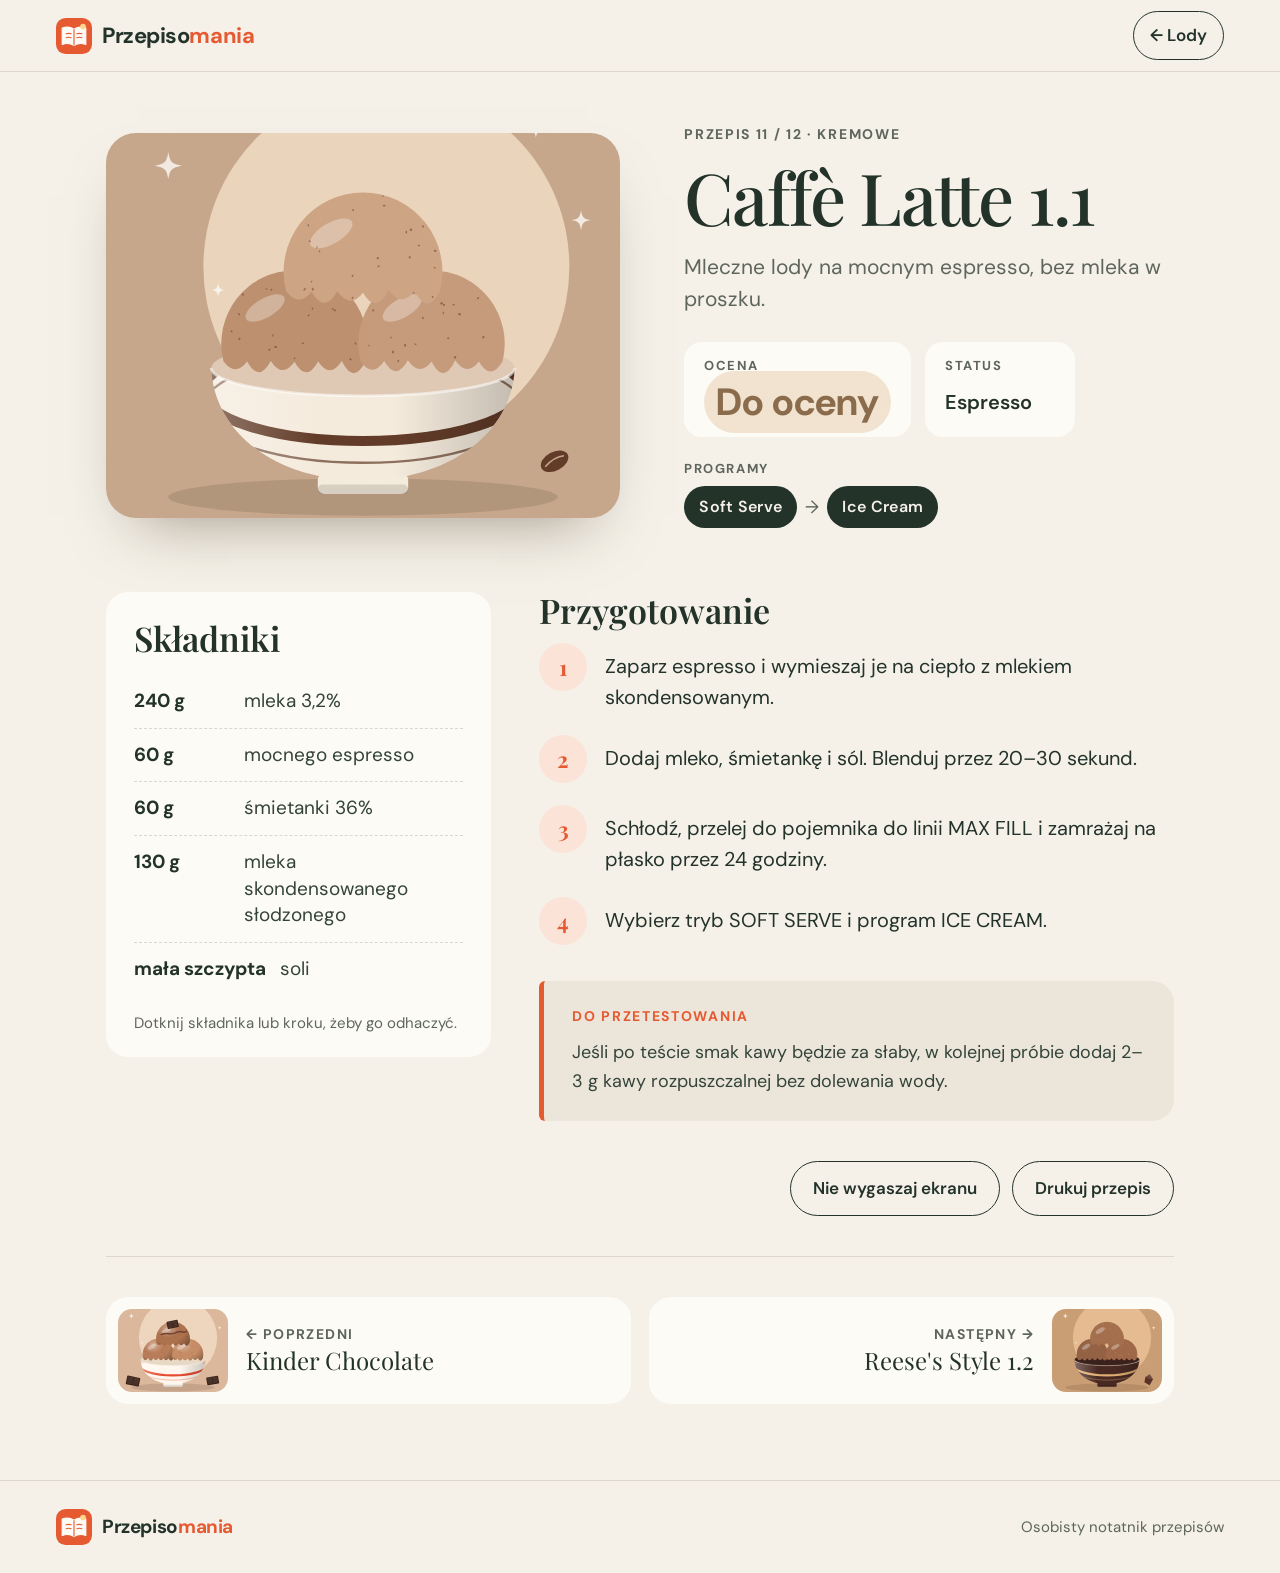
<file: przepis/caffe-latte.html>
<!doctype html>
<html lang="pl">
<head>
  <meta charset="utf-8">
  <meta name="viewport" content="width=device-width, initial-scale=1">
  <meta name="robots" content="noindex, nofollow">
  <meta name="theme-color" content="#f5f1e8">
  <meta name="description" content="Mleczne lody na mocnym espresso, bez mleka w proszku.">
  <title>Caffè Latte 1.1 — Przepisomania</title>
  <link rel="icon" href="/logo.svg" type="image/svg+xml">
  <link rel="preconnect" href="https://fonts.googleapis.com">
  <link rel="preconnect" href="https://fonts.gstatic.com" crossorigin>
  <link href="https://fonts.googleapis.com/css2?family=DM+Sans:opsz,wght@9..40,400;9..40,500;9..40,600;9..40,700&family=Playfair+Display:ital,wght@0,500;0,600;0,700;1,500&display=swap" rel="stylesheet">
  <link rel="stylesheet" href="/style.css">
</head>
<body class="is-recipe">

  <header class="topbar">
    <a class="brand" href="/" aria-label="Przepisomania, strona główna"><img class="brand-logo" src="/logo.svg" alt="" width="36" height="36"><span>Przepiso<em>mania</em></span></a>
    <a class="back" href="/#przepisy"><span aria-hidden="true">←</span> Lody</a>
  </header>
  <main class="recipe-page">
    <article class="recipe" id="caffe-latte">
    <header class="recipe-hero">
      <div class="recipe-art"><img src="/img/caffe-latte.svg" alt="Ilustracja: Caffè Latte 1.1" width="800" height="600"></div>
      <div class="recipe-intro">
        <p class="eyebrow">Przepis 11 / 12 · Kremowe</p>
        <h1 class="recipe-title">Caffè Latte 1.1</h1>
        <p class="recipe-lede">Mleczne lody na mocnym espresso, bez mleka w proszku.</p>
        <div class="recipe-facts">
          <div class="fact"><span class="fact-label">Ocena</span><span class="score pending">Do oceny</span></div>
          <div class="fact"><span class="fact-label">Status</span><span class="fact-value">Espresso</span></div>
        </div>
        <div class="programs"><span class="fact-label">Programy</span><div class="chips"><span class="chip">Soft Serve</span><span class="chip-arrow" aria-hidden="true">→</span><span class="chip">Ice Cream</span></div></div>
      </div>
    </header>



    <div class="recipe-body">
      <section class="panel ingredients">
        <h2>Składniki</h2>
        <ul class="ing-list">
          <li data-tick><span class="ing-amount">240 g</span><span class="ing-item">mleka 3,2%</span></li>
          <li data-tick><span class="ing-amount">60 g</span><span class="ing-item">mocnego espresso</span></li>
          <li data-tick><span class="ing-amount">60 g</span><span class="ing-item">śmietanki 36%</span></li>
          <li data-tick><span class="ing-amount">130 g</span><span class="ing-item">mleka skondensowanego słodzonego</span></li>
          <li data-tick><span class="ing-amount">mała szczypta</span><span class="ing-item">soli</span></li>
        </ul>
        <p class="hint">Dotknij składnika lub kroku, żeby go odhaczyć.</p>
      </section>
      <section class="method">
        <h2>Przygotowanie</h2>
        <ol class="steps">
          <li data-tick><span>Zaparz espresso i wymieszaj je na ciepło z mlekiem skondensowanym.</span></li>
          <li data-tick><span>Dodaj mleko, śmietankę i sól. Blenduj przez 20–30 sekund.</span></li>
          <li data-tick><span>Schłodź, przelej do pojemnika do linii MAX FILL i zamrażaj na płasko przez 24 godziny.</span></li>
          <li data-tick><span>Wybierz tryb SOFT SERVE i program ICE CREAM.</span></li>
        </ol>
        <aside class="note">
          <h3>Do przetestowania</h3>
          <p>Jeśli po teście smak kawy będzie za słaby, w kolejnej próbie dodaj 2–3 g kawy rozpuszczalnej bez dolewania wody.</p>
        </aside>
      </section>
    </div>
  </article>
    <div class="tools">
      <button class="button-ghost" type="button" data-wake hidden>Nie wygaszaj ekranu</button>
      <button class="button-ghost" type="button" data-print>Drukuj przepis</button>
    </div>
    <nav class="pager" aria-label="Pozostałe przepisy w kategorii">
      <a class="pager-link" href="/przepis/kinder"><img src="/img/kinder.svg" alt="" width="800" height="600" loading="lazy"><span><small>← Poprzedni</small>Kinder Chocolate</span></a>
      <a class="pager-link is-next" href="/przepis/reeses-style"><span><small>Następny →</small>Reese's Style 1.2</span><img src="/img/reeses-style.svg" alt="" width="800" height="600" loading="lazy"></a>
    </nav>
  </main>
  <footer class="footer"><a class="brand" href="/" aria-label="Przepisomania, strona główna"><img class="brand-logo" src="/logo.svg" alt="" width="36" height="36"><span>Przepiso<em>mania</em></span></a><p>Osobisty notatnik przepisów</p></footer>
  <script src="/app.js" defer></script>
</body>
</html>
</file>
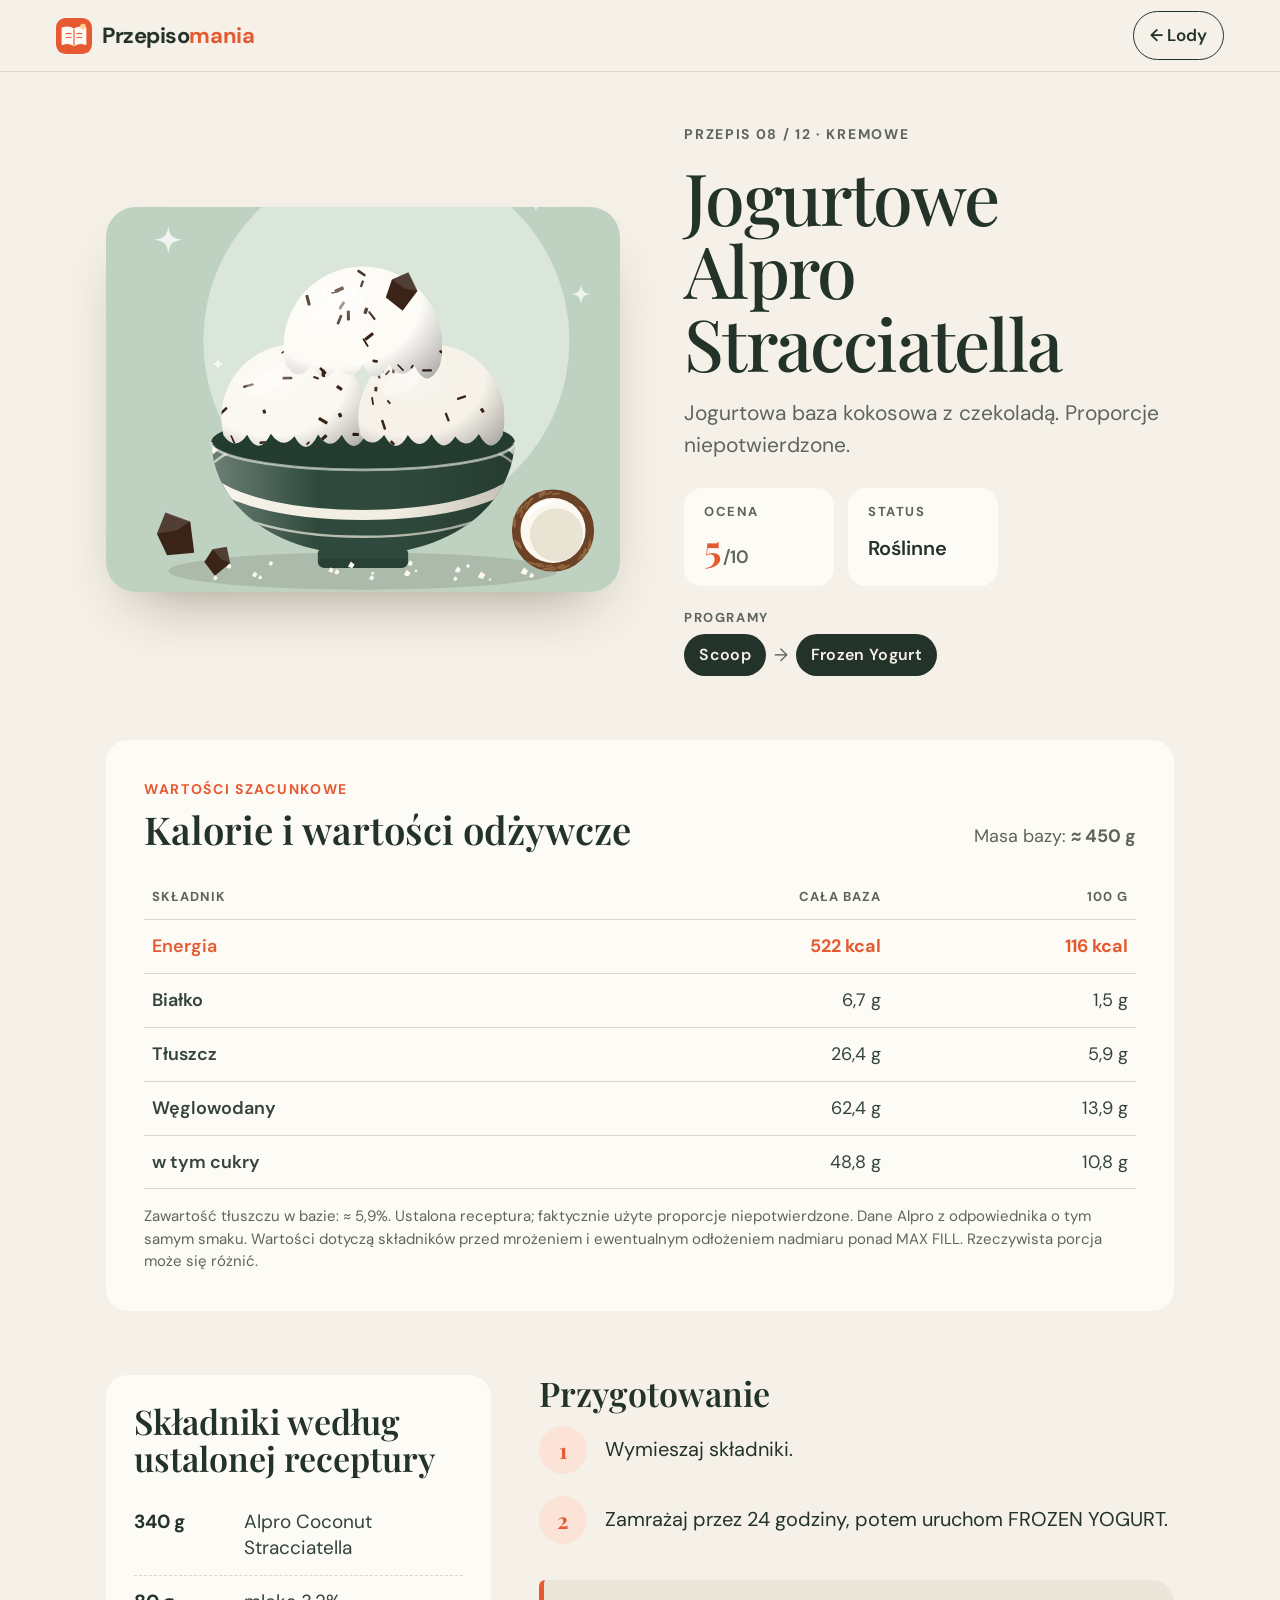
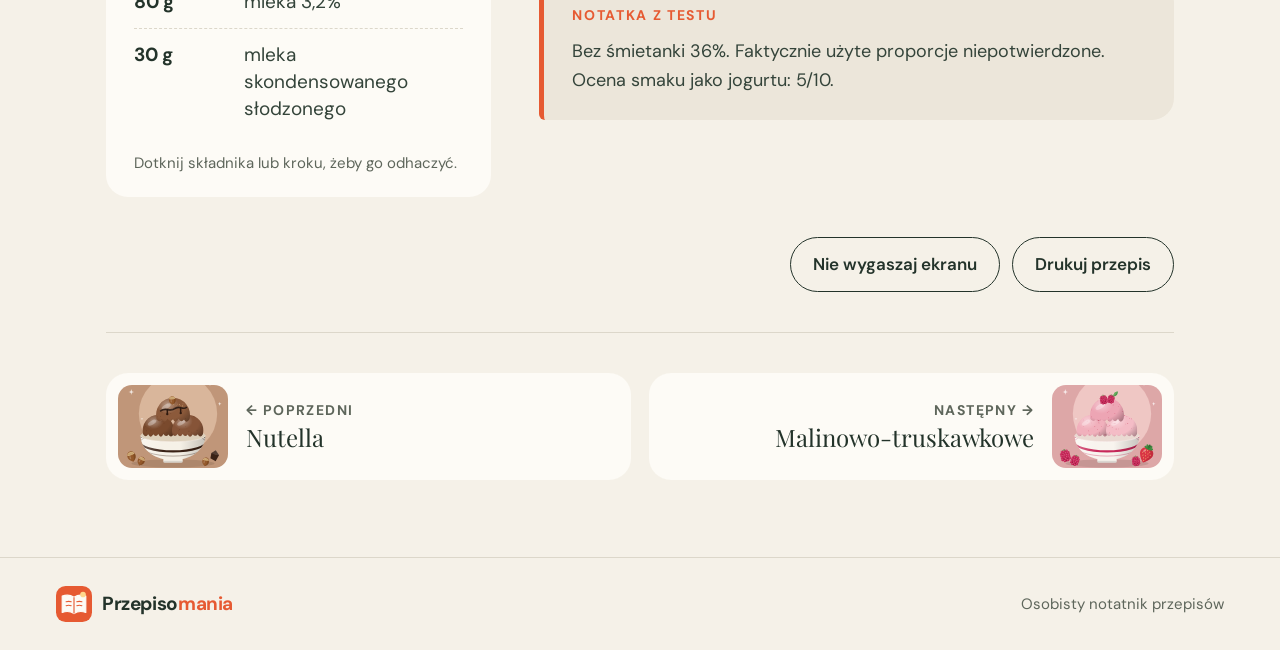
<file: przepis/jogurtowe.html>
<!doctype html>
<html lang="pl">
<head>
  <meta charset="utf-8">
  <meta name="viewport" content="width=device-width, initial-scale=1">
  <meta name="robots" content="noindex, nofollow">
  <meta name="theme-color" content="#f5f1e8">
  <meta name="description" content="Jogurtowa baza kokosowa z czekoladą. Proporcje niepotwierdzone.">
  <title>Jogurtowe Alpro Stracciatella — Przepisomania</title>
  <link rel="icon" href="/logo.svg" type="image/svg+xml">
  <link rel="preconnect" href="https://fonts.googleapis.com">
  <link rel="preconnect" href="https://fonts.gstatic.com" crossorigin>
  <link href="https://fonts.googleapis.com/css2?family=DM+Sans:opsz,wght@9..40,400;9..40,500;9..40,600;9..40,700&family=Playfair+Display:ital,wght@0,500;0,600;0,700;1,500&display=swap" rel="stylesheet">
  <link rel="stylesheet" href="/style.css">
</head>
<body class="is-recipe">

  <header class="topbar">
    <a class="brand" href="/" aria-label="Przepisomania, strona główna"><img class="brand-logo" src="/logo.svg" alt="" width="36" height="36"><span>Przepiso<em>mania</em></span></a>
    <a class="back" href="/#przepisy"><span aria-hidden="true">←</span> Lody</a>
  </header>
  <main class="recipe-page">
    <article class="recipe" id="jogurtowe">
    <header class="recipe-hero">
      <div class="recipe-art"><img src="/img/jogurtowe.svg" alt="Ilustracja: Alpro Stracciatella" width="800" height="600"></div>
      <div class="recipe-intro">
        <p class="eyebrow">Przepis 08 / 12 · Kremowe</p>
        <h1 class="recipe-title">Jogurtowe Alpro Stracciatella</h1>
        <p class="recipe-lede">Jogurtowa baza kokosowa z czekoladą. Proporcje niepotwierdzone.</p>
        <div class="recipe-facts">
          <div class="fact"><span class="fact-label">Ocena</span><span class="score">5<small>/10</small></span></div>
          <div class="fact"><span class="fact-label">Status</span><span class="fact-value">Roślinne</span></div>
        </div>
        <div class="programs"><span class="fact-label">Programy</span><div class="chips"><span class="chip">Scoop</span><span class="chip-arrow" aria-hidden="true">→</span><span class="chip">Frozen Yogurt</span></div></div>
      </div>
    </header>

<section class="nutrition" aria-labelledby="nutrition-jogurtowe">
    <div class="nutrition-head">
      <div><p class="eyebrow">Wartości szacunkowe</p><h2 id="nutrition-jogurtowe">Kalorie i wartości odżywcze</h2></div>
      <p>Masa bazy: <strong>≈ 450 g</strong></p>
    </div>
    <div class="nutrition-table-wrap"><table class="nutrition-table">
      <thead><tr><th scope="col">Składnik</th><th scope="col">Cała baza</th><th scope="col">100 g</th></tr></thead>
      <tbody><tr><th scope="row">Energia</th><td>522 kcal</td><td>116 kcal</td></tr><tr><th scope="row">Białko</th><td>6,7 g</td><td>1,5 g</td></tr><tr><th scope="row">Tłuszcz</th><td>26,4 g</td><td>5,9 g</td></tr><tr><th scope="row">Węglowodany</th><td>62,4 g</td><td>13,9 g</td></tr><tr><th scope="row">w tym cukry</th><td>48,8 g</td><td>10,8 g</td></tr></tbody>
    </table></div>
    <p class="nutrition-note">Zawartość tłuszczu w bazie: ≈ 5,9%. Ustalona receptura; faktycznie użyte proporcje niepotwierdzone. Dane Alpro z odpowiednika o tym samym smaku. Wartości dotyczą składników przed mrożeniem i ewentualnym odłożeniem nadmiaru ponad MAX FILL. Rzeczywista porcja może się różnić.</p>
  </section>

    <div class="recipe-body">
      <section class="panel ingredients">
        <h2>Składniki według ustalonej receptury</h2>
        <ul class="ing-list">
          <li data-tick><span class="ing-amount">340 g</span><span class="ing-item">Alpro Coconut Stracciatella</span></li>
          <li data-tick><span class="ing-amount">80 g</span><span class="ing-item">mleka 3,2%</span></li>
          <li data-tick><span class="ing-amount">30 g</span><span class="ing-item">mleka skondensowanego słodzonego</span></li>
        </ul>
        <p class="hint">Dotknij składnika lub kroku, żeby go odhaczyć.</p>
      </section>
      <section class="method">
        <h2>Przygotowanie</h2>
        <ol class="steps">
          <li data-tick><span>Wymieszaj składniki.</span></li>
          <li data-tick><span>Zamrażaj przez 24 godziny, potem uruchom FROZEN YOGURT.</span></li>
        </ol>
        <aside class="note">
          <h3>Notatka z testu</h3>
          <p>Bez śmietanki 36%. Faktycznie użyte proporcje niepotwierdzone. Ocena smaku jako jogurtu: 5/10.</p>
        </aside>
      </section>
    </div>
  </article>
    <div class="tools">
      <button class="button-ghost" type="button" data-wake hidden>Nie wygaszaj ekranu</button>
      <button class="button-ghost" type="button" data-print>Drukuj przepis</button>
    </div>
    <nav class="pager" aria-label="Pozostałe przepisy w kategorii">
      <a class="pager-link" href="/przepis/nutella"><img src="/img/nutella.svg" alt="" width="800" height="600" loading="lazy"><span><small>← Poprzedni</small>Nutella</span></a>
      <a class="pager-link is-next" href="/przepis/malinowe"><span><small>Następny →</small>Malinowo-truskawkowe</span><img src="/img/malinowe.svg" alt="" width="800" height="600" loading="lazy"></a>
    </nav>
  </main>
  <footer class="footer"><a class="brand" href="/" aria-label="Przepisomania, strona główna"><img class="brand-logo" src="/logo.svg" alt="" width="36" height="36"><span>Przepiso<em>mania</em></span></a><p>Osobisty notatnik przepisów</p></footer>
  <script src="/app.js" defer></script>
</body>
</html>
</file>
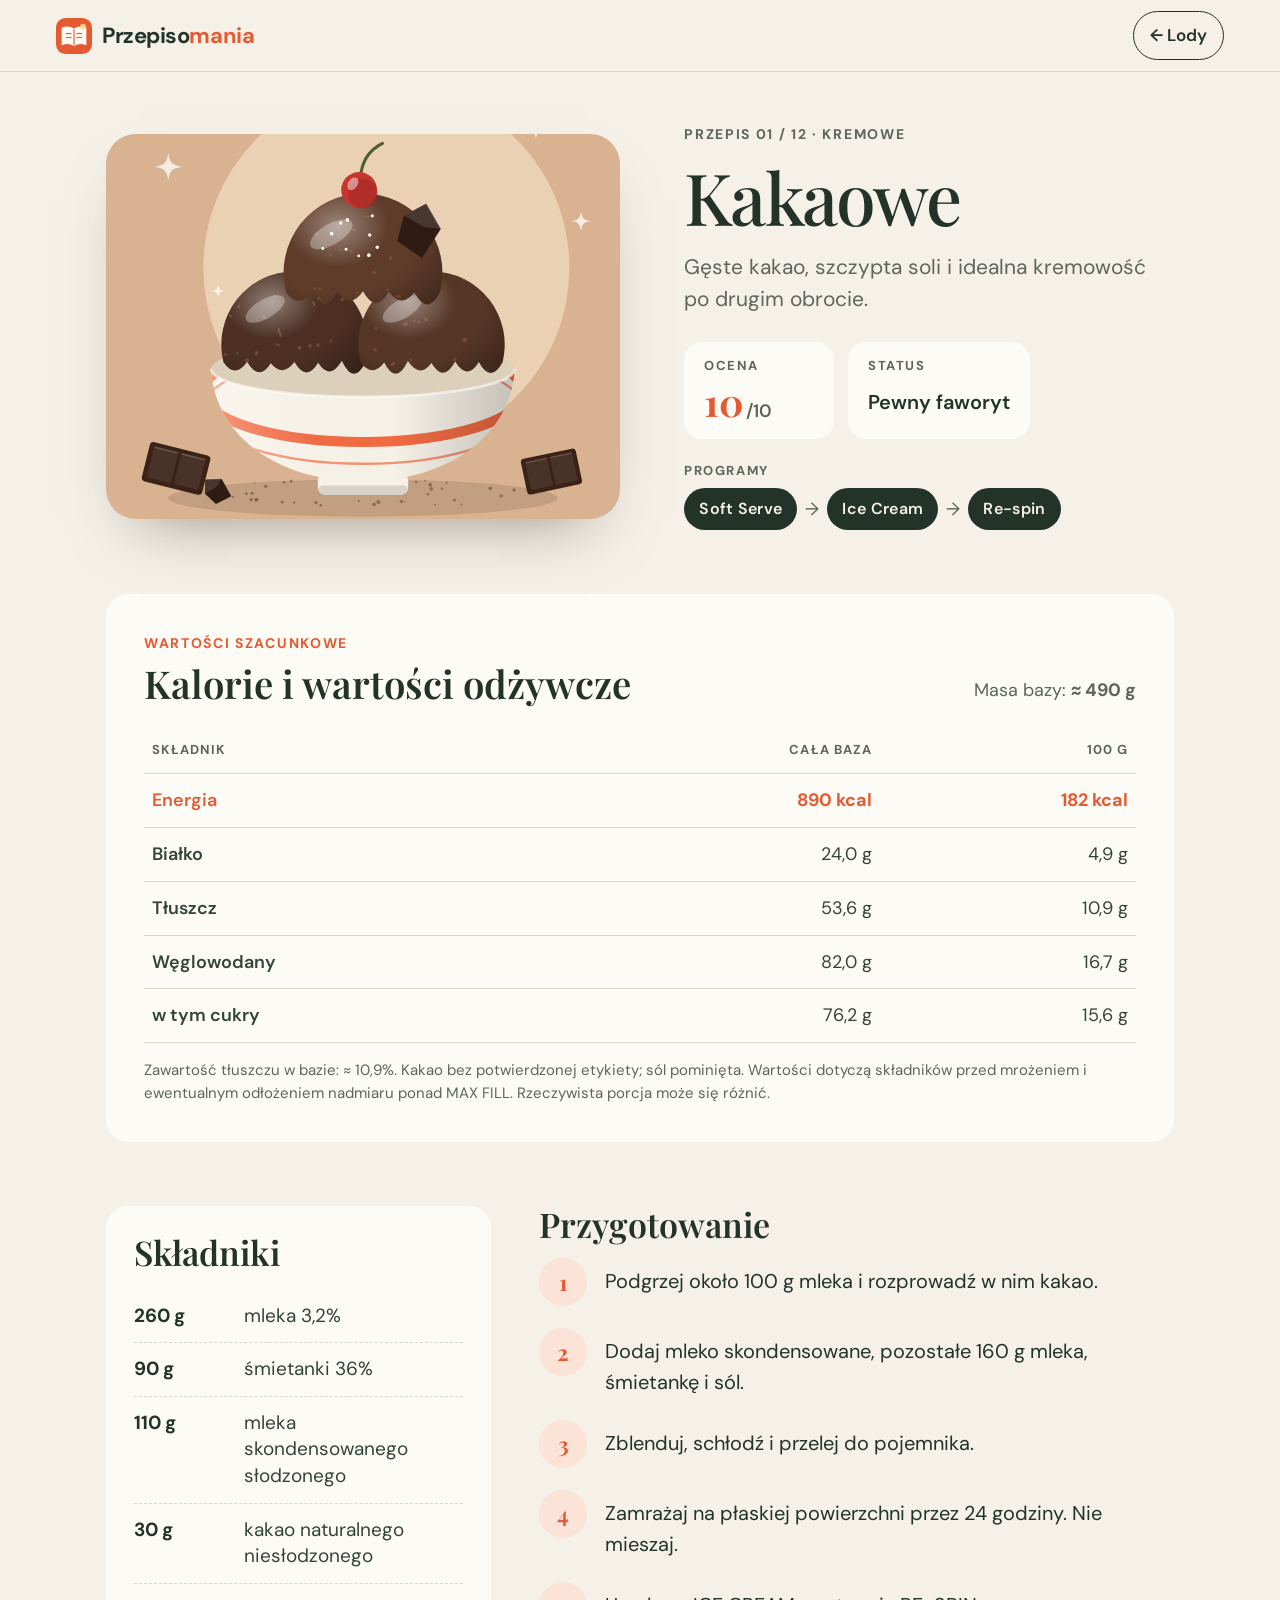
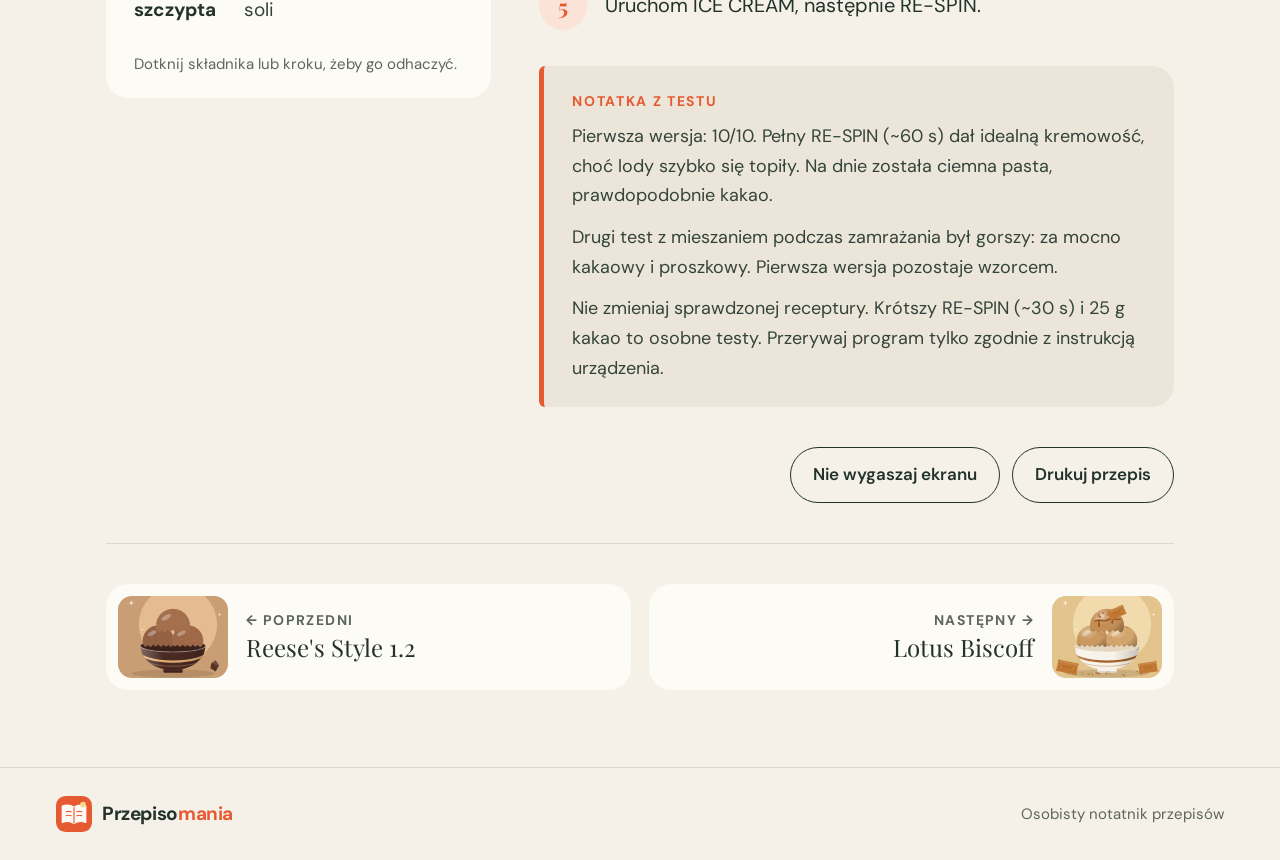
<file: przepis/kakaowe.html>
<!doctype html>
<html lang="pl">
<head>
  <meta charset="utf-8">
  <meta name="viewport" content="width=device-width, initial-scale=1">
  <meta name="robots" content="noindex, nofollow">
  <meta name="theme-color" content="#f5f1e8">
  <meta name="description" content="Gęste kakao, szczypta soli i idealna kremowość po drugim obrocie.">
  <title>Kakaowe — Przepisomania</title>
  <link rel="icon" href="/logo.svg" type="image/svg+xml">
  <link rel="preconnect" href="https://fonts.googleapis.com">
  <link rel="preconnect" href="https://fonts.gstatic.com" crossorigin>
  <link href="https://fonts.googleapis.com/css2?family=DM+Sans:opsz,wght@9..40,400;9..40,500;9..40,600;9..40,700&family=Playfair+Display:ital,wght@0,500;0,600;0,700;1,500&display=swap" rel="stylesheet">
  <link rel="stylesheet" href="/style.css">
</head>
<body class="is-recipe">

  <header class="topbar">
    <a class="brand" href="/" aria-label="Przepisomania, strona główna"><img class="brand-logo" src="/logo.svg" alt="" width="36" height="36"><span>Przepiso<em>mania</em></span></a>
    <a class="back" href="/#przepisy"><span aria-hidden="true">←</span> Lody</a>
  </header>
  <main class="recipe-page">
    <article class="recipe" id="kakaowe">
    <header class="recipe-hero">
      <div class="recipe-art"><img src="/img/kakaowe.svg" alt="Ilustracja: Kakaowe" width="800" height="600"></div>
      <div class="recipe-intro">
        <p class="eyebrow">Przepis 01 / 12 · Kremowe</p>
        <h1 class="recipe-title">Kakaowe</h1>
        <p class="recipe-lede">Gęste kakao, szczypta soli i idealna kremowość po drugim obrocie.</p>
        <div class="recipe-facts">
          <div class="fact"><span class="fact-label">Ocena</span><span class="score">10<small>/10</small></span></div>
          <div class="fact"><span class="fact-label">Status</span><span class="fact-value">Pewny faworyt</span></div>
        </div>
        <div class="programs"><span class="fact-label">Programy</span><div class="chips"><span class="chip">Soft Serve</span><span class="chip-arrow" aria-hidden="true">→</span><span class="chip">Ice Cream</span><span class="chip-arrow" aria-hidden="true">→</span><span class="chip">Re-spin</span></div></div>
      </div>
    </header>

<section class="nutrition" aria-labelledby="nutrition-kakaowe">
    <div class="nutrition-head">
      <div><p class="eyebrow">Wartości szacunkowe</p><h2 id="nutrition-kakaowe">Kalorie i wartości odżywcze</h2></div>
      <p>Masa bazy: <strong>≈ 490 g</strong></p>
    </div>
    <div class="nutrition-table-wrap"><table class="nutrition-table">
      <thead><tr><th scope="col">Składnik</th><th scope="col">Cała baza</th><th scope="col">100 g</th></tr></thead>
      <tbody><tr><th scope="row">Energia</th><td>890 kcal</td><td>182 kcal</td></tr><tr><th scope="row">Białko</th><td>24,0 g</td><td>4,9 g</td></tr><tr><th scope="row">Tłuszcz</th><td>53,6 g</td><td>10,9 g</td></tr><tr><th scope="row">Węglowodany</th><td>82,0 g</td><td>16,7 g</td></tr><tr><th scope="row">w tym cukry</th><td>76,2 g</td><td>15,6 g</td></tr></tbody>
    </table></div>
    <p class="nutrition-note">Zawartość tłuszczu w bazie: ≈ 10,9%. Kakao bez potwierdzonej etykiety; sól pominięta. Wartości dotyczą składników przed mrożeniem i ewentualnym odłożeniem nadmiaru ponad MAX FILL. Rzeczywista porcja może się różnić.</p>
  </section>

    <div class="recipe-body">
      <section class="panel ingredients">
        <h2>Składniki</h2>
        <ul class="ing-list">
          <li data-tick><span class="ing-amount">260 g</span><span class="ing-item">mleka 3,2%</span></li>
          <li data-tick><span class="ing-amount">90 g</span><span class="ing-item">śmietanki 36%</span></li>
          <li data-tick><span class="ing-amount">110 g</span><span class="ing-item">mleka skondensowanego słodzonego</span></li>
          <li data-tick><span class="ing-amount">30 g</span><span class="ing-item">kakao naturalnego niesłodzonego</span></li>
          <li data-tick><span class="ing-amount">szczypta</span><span class="ing-item">soli</span></li>
        </ul>
        <p class="hint">Dotknij składnika lub kroku, żeby go odhaczyć.</p>
      </section>
      <section class="method">
        <h2>Przygotowanie</h2>
        <ol class="steps">
          <li data-tick><span>Podgrzej około 100 g mleka i rozprowadź w nim kakao.</span></li>
          <li data-tick><span>Dodaj mleko skondensowane, pozostałe 160 g mleka, śmietankę i sól.</span></li>
          <li data-tick><span>Zblenduj, schłodź i przelej do pojemnika.</span></li>
          <li data-tick><span>Zamrażaj na płaskiej powierzchni przez 24 godziny. Nie mieszaj.</span></li>
          <li data-tick><span>Uruchom ICE CREAM, następnie RE-SPIN.</span></li>
        </ol>
        <aside class="note">
          <h3>Notatka z testu</h3>
          <p>Pierwsza wersja: 10/10. Pełny RE-SPIN (~60 s) dał idealną kremowość, choć lody szybko się topiły. Na dnie została ciemna pasta, prawdopodobnie kakao.</p>
          <p>Drugi test z mieszaniem podczas zamrażania był gorszy: za mocno kakaowy i proszkowy. Pierwsza wersja pozostaje wzorcem.</p>
          <p>Nie zmieniaj sprawdzonej receptury. Krótszy RE-SPIN (~30 s) i 25 g kakao to osobne testy. Przerywaj program tylko zgodnie z instrukcją urządzenia.</p>
        </aside>
      </section>
    </div>
  </article>
    <div class="tools">
      <button class="button-ghost" type="button" data-wake hidden>Nie wygaszaj ekranu</button>
      <button class="button-ghost" type="button" data-print>Drukuj przepis</button>
    </div>
    <nav class="pager" aria-label="Pozostałe przepisy w kategorii">
      <a class="pager-link" href="/przepis/reeses-style"><img src="/img/reeses-style.svg" alt="" width="800" height="600" loading="lazy"><span><small>← Poprzedni</small>Reese's Style 1.2</span></a>
      <a class="pager-link is-next" href="/przepis/lotus"><span><small>Następny →</small>Lotus Biscoff</span><img src="/img/lotus.svg" alt="" width="800" height="600" loading="lazy"></a>
    </nav>
  </main>
  <footer class="footer"><a class="brand" href="/" aria-label="Przepisomania, strona główna"><img class="brand-logo" src="/logo.svg" alt="" width="36" height="36"><span>Przepiso<em>mania</em></span></a><p>Osobisty notatnik przepisów</p></footer>
  <script src="/app.js" defer></script>
</body>
</html>
</file>
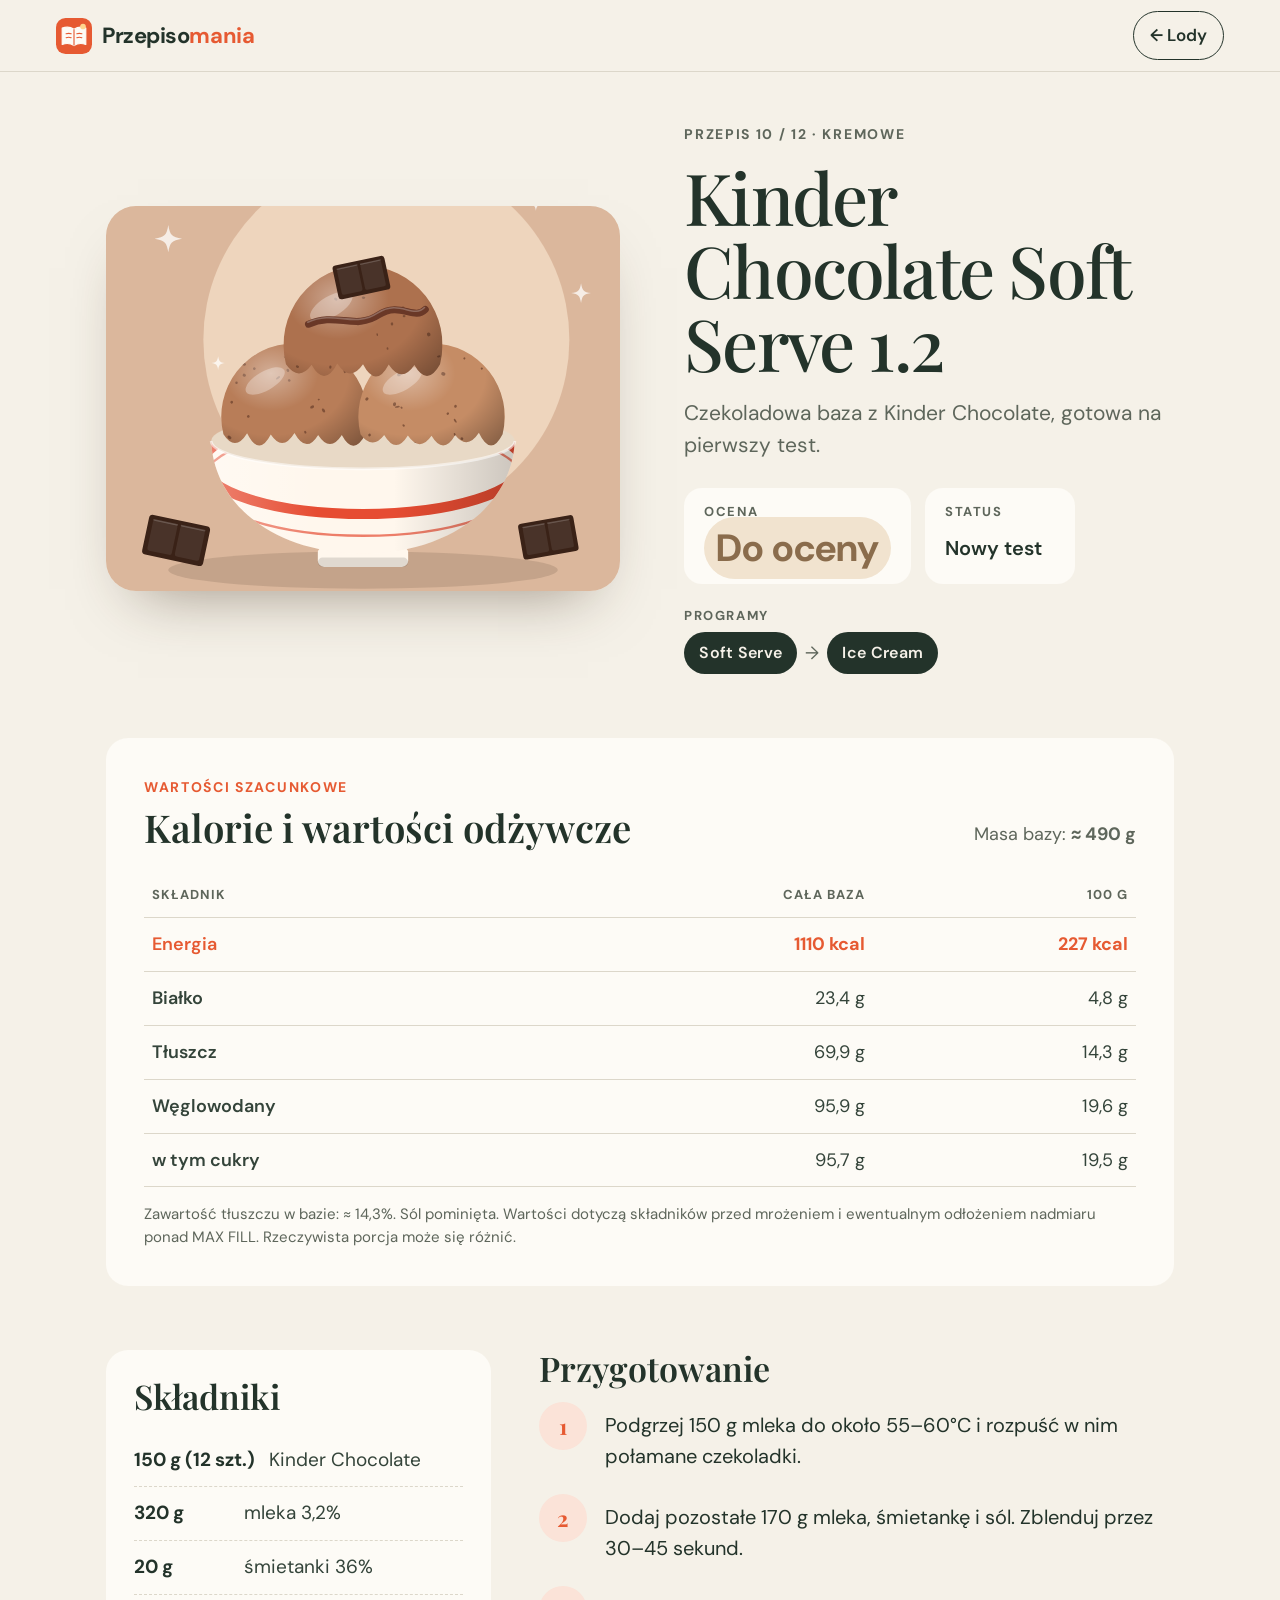
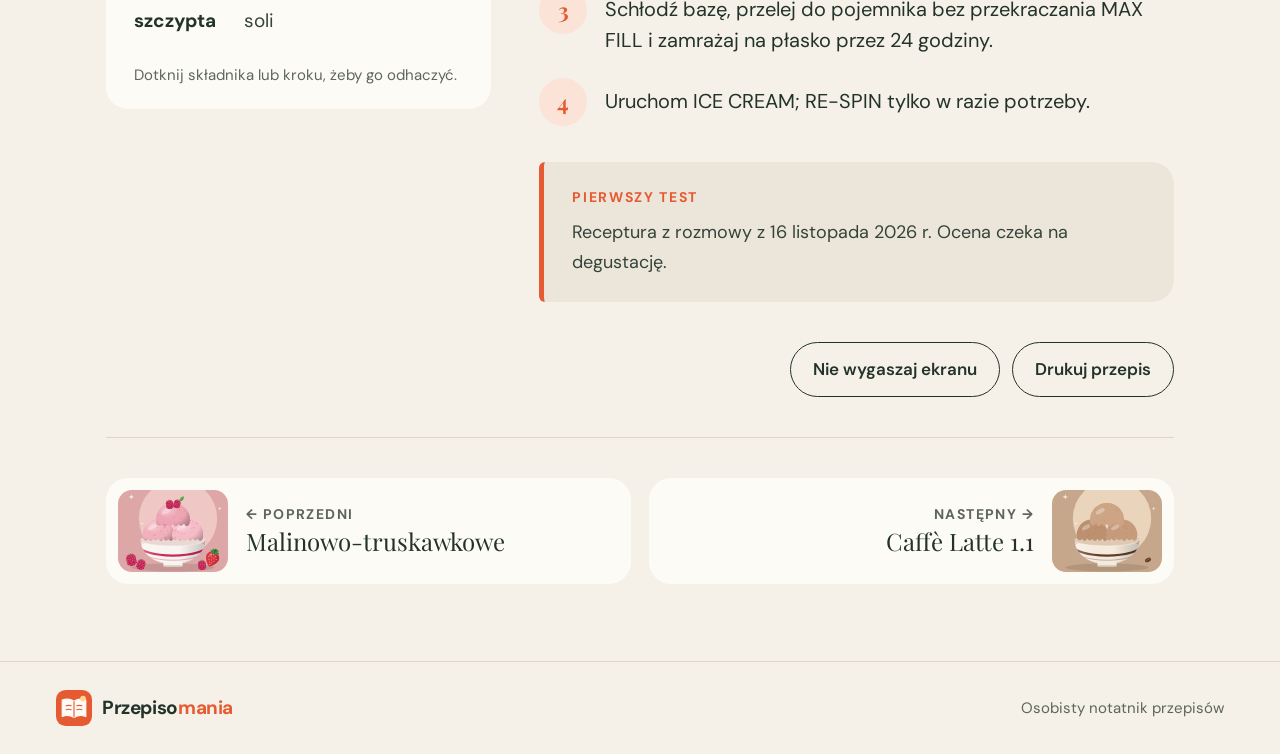
<file: przepis/kinder.html>
<!doctype html>
<html lang="pl">
<head>
  <meta charset="utf-8">
  <meta name="viewport" content="width=device-width, initial-scale=1">
  <meta name="robots" content="noindex, nofollow">
  <meta name="theme-color" content="#f5f1e8">
  <meta name="description" content="Czekoladowa baza z Kinder Chocolate, gotowa na pierwszy test.">
  <title>Kinder Chocolate Soft Serve 1.2 — Przepisomania</title>
  <link rel="icon" href="/logo.svg" type="image/svg+xml">
  <link rel="preconnect" href="https://fonts.googleapis.com">
  <link rel="preconnect" href="https://fonts.gstatic.com" crossorigin>
  <link href="https://fonts.googleapis.com/css2?family=DM+Sans:opsz,wght@9..40,400;9..40,500;9..40,600;9..40,700&family=Playfair+Display:ital,wght@0,500;0,600;0,700;1,500&display=swap" rel="stylesheet">
  <link rel="stylesheet" href="/style.css">
</head>
<body class="is-recipe">

  <header class="topbar">
    <a class="brand" href="/" aria-label="Przepisomania, strona główna"><img class="brand-logo" src="/logo.svg" alt="" width="36" height="36"><span>Przepiso<em>mania</em></span></a>
    <a class="back" href="/#przepisy"><span aria-hidden="true">←</span> Lody</a>
  </header>
  <main class="recipe-page">
    <article class="recipe" id="kinder">
    <header class="recipe-hero">
      <div class="recipe-art"><img src="/img/kinder.svg" alt="Ilustracja: Kinder Chocolate" width="800" height="600"></div>
      <div class="recipe-intro">
        <p class="eyebrow">Przepis 10 / 12 · Kremowe</p>
        <h1 class="recipe-title">Kinder Chocolate Soft Serve 1.2</h1>
        <p class="recipe-lede">Czekoladowa baza z Kinder Chocolate, gotowa na pierwszy test.</p>
        <div class="recipe-facts">
          <div class="fact"><span class="fact-label">Ocena</span><span class="score pending">Do oceny</span></div>
          <div class="fact"><span class="fact-label">Status</span><span class="fact-value">Nowy test</span></div>
        </div>
        <div class="programs"><span class="fact-label">Programy</span><div class="chips"><span class="chip">Soft Serve</span><span class="chip-arrow" aria-hidden="true">→</span><span class="chip">Ice Cream</span></div></div>
      </div>
    </header>

<section class="nutrition" aria-labelledby="nutrition-kinder">
    <div class="nutrition-head">
      <div><p class="eyebrow">Wartości szacunkowe</p><h2 id="nutrition-kinder">Kalorie i wartości odżywcze</h2></div>
      <p>Masa bazy: <strong>≈ 490 g</strong></p>
    </div>
    <div class="nutrition-table-wrap"><table class="nutrition-table">
      <thead><tr><th scope="col">Składnik</th><th scope="col">Cała baza</th><th scope="col">100 g</th></tr></thead>
      <tbody><tr><th scope="row">Energia</th><td>1110 kcal</td><td>227 kcal</td></tr><tr><th scope="row">Białko</th><td>23,4 g</td><td>4,8 g</td></tr><tr><th scope="row">Tłuszcz</th><td>69,9 g</td><td>14,3 g</td></tr><tr><th scope="row">Węglowodany</th><td>95,9 g</td><td>19,6 g</td></tr><tr><th scope="row">w tym cukry</th><td>95,7 g</td><td>19,5 g</td></tr></tbody>
    </table></div>
    <p class="nutrition-note">Zawartość tłuszczu w bazie: ≈ 14,3%. Sól pominięta. Wartości dotyczą składników przed mrożeniem i ewentualnym odłożeniem nadmiaru ponad MAX FILL. Rzeczywista porcja może się różnić.</p>
  </section>

    <div class="recipe-body">
      <section class="panel ingredients">
        <h2>Składniki</h2>
        <ul class="ing-list">
          <li data-tick><span class="ing-amount">150 g (12 szt.)</span><span class="ing-item">Kinder Chocolate</span></li>
          <li data-tick><span class="ing-amount">320 g</span><span class="ing-item">mleka 3,2%</span></li>
          <li data-tick><span class="ing-amount">20 g</span><span class="ing-item">śmietanki 36%</span></li>
          <li data-tick><span class="ing-amount">szczypta</span><span class="ing-item">soli</span></li>
        </ul>
        <p class="hint">Dotknij składnika lub kroku, żeby go odhaczyć.</p>
      </section>
      <section class="method">
        <h2>Przygotowanie</h2>
        <ol class="steps">
          <li data-tick><span>Podgrzej 150 g mleka do około 55–60°C i rozpuść w nim połamane czekoladki.</span></li>
          <li data-tick><span>Dodaj pozostałe 170 g mleka, śmietankę i sól. Zblenduj przez 30–45 sekund.</span></li>
          <li data-tick><span>Schłodź bazę, przelej do pojemnika bez przekraczania MAX FILL i zamrażaj na płasko przez 24 godziny.</span></li>
          <li data-tick><span>Uruchom ICE CREAM; RE-SPIN tylko w razie potrzeby.</span></li>
        </ol>
        <aside class="note">
          <h3>Pierwszy test</h3>
          <p>Receptura z rozmowy z 16 listopada 2026 r. Ocena czeka na degustację.</p>
        </aside>
      </section>
    </div>
  </article>
    <div class="tools">
      <button class="button-ghost" type="button" data-wake hidden>Nie wygaszaj ekranu</button>
      <button class="button-ghost" type="button" data-print>Drukuj przepis</button>
    </div>
    <nav class="pager" aria-label="Pozostałe przepisy w kategorii">
      <a class="pager-link" href="/przepis/malinowe"><img src="/img/malinowe.svg" alt="" width="800" height="600" loading="lazy"><span><small>← Poprzedni</small>Malinowo-truskawkowe</span></a>
      <a class="pager-link is-next" href="/przepis/caffe-latte"><span><small>Następny →</small>Caffè Latte 1.1</span><img src="/img/caffe-latte.svg" alt="" width="800" height="600" loading="lazy"></a>
    </nav>
  </main>
  <footer class="footer"><a class="brand" href="/" aria-label="Przepisomania, strona główna"><img class="brand-logo" src="/logo.svg" alt="" width="36" height="36"><span>Przepiso<em>mania</em></span></a><p>Osobisty notatnik przepisów</p></footer>
  <script src="/app.js" defer></script>
</body>
</html>
</file>
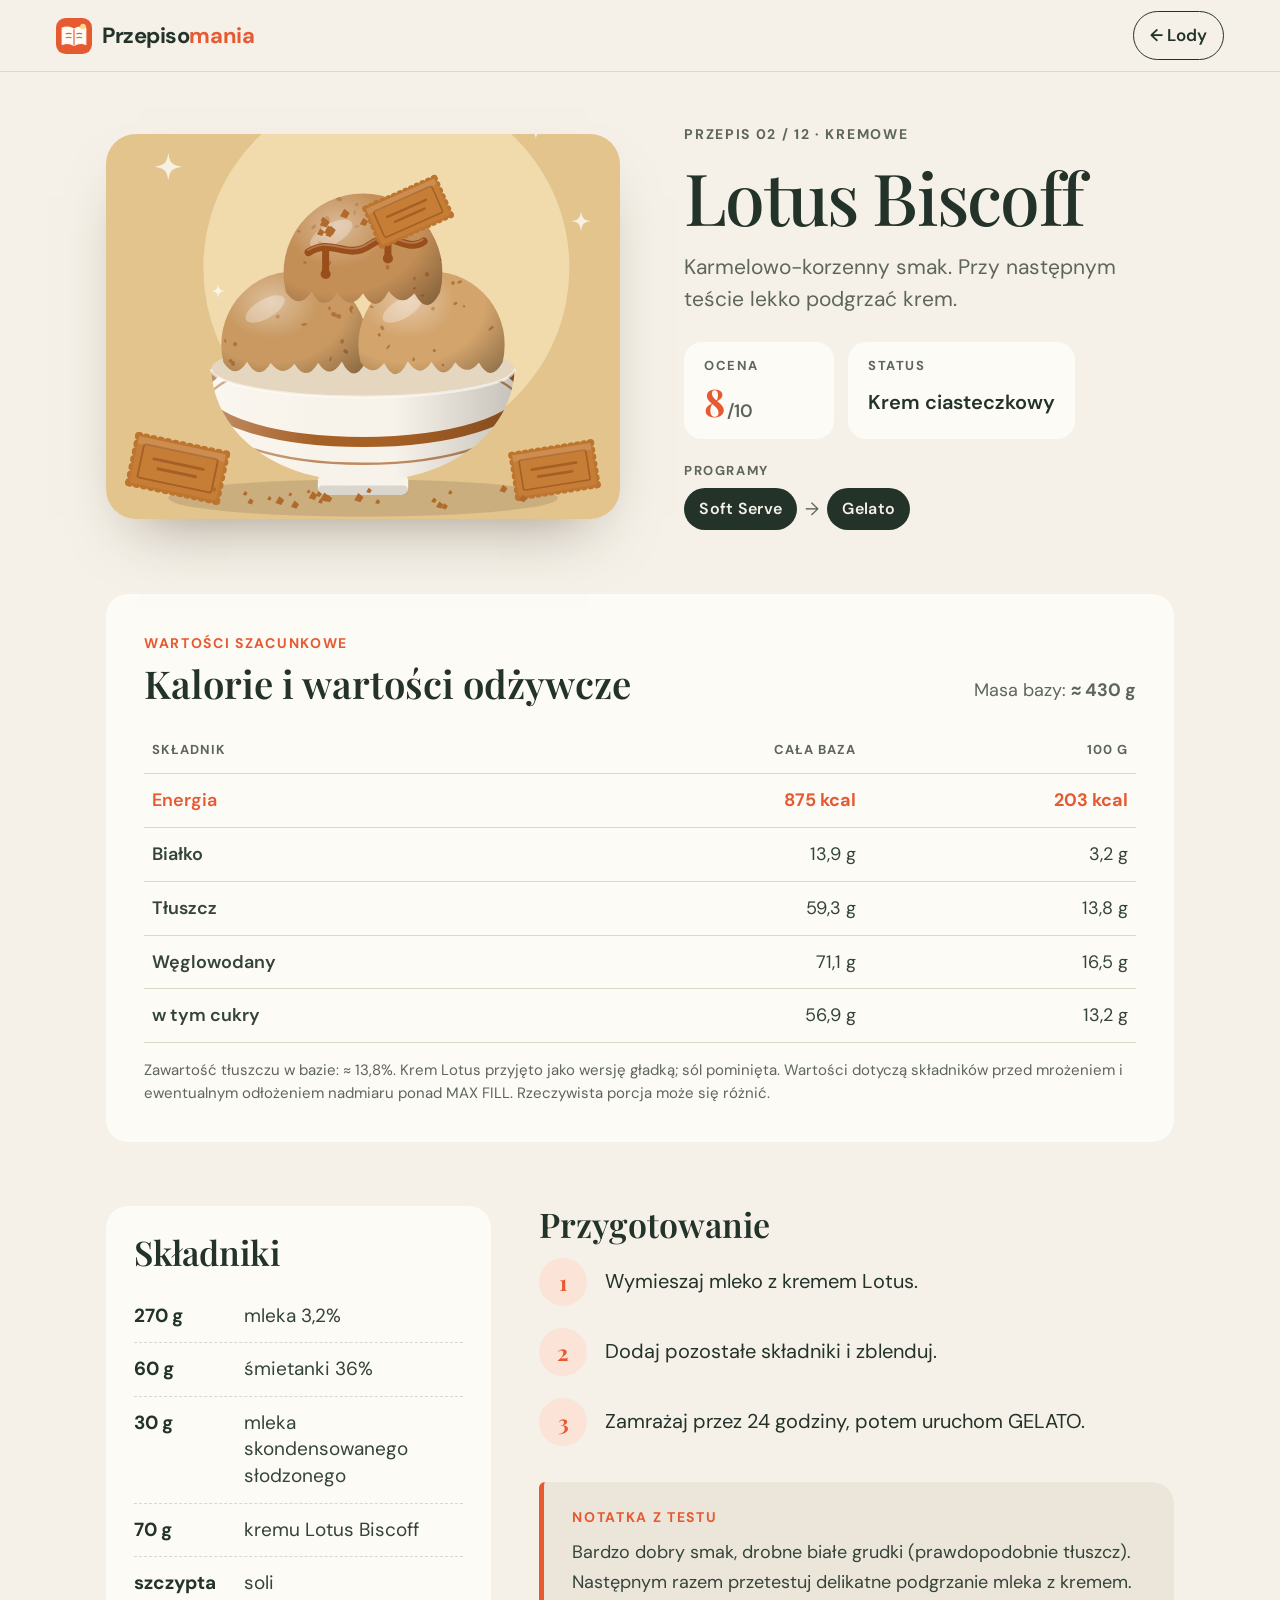
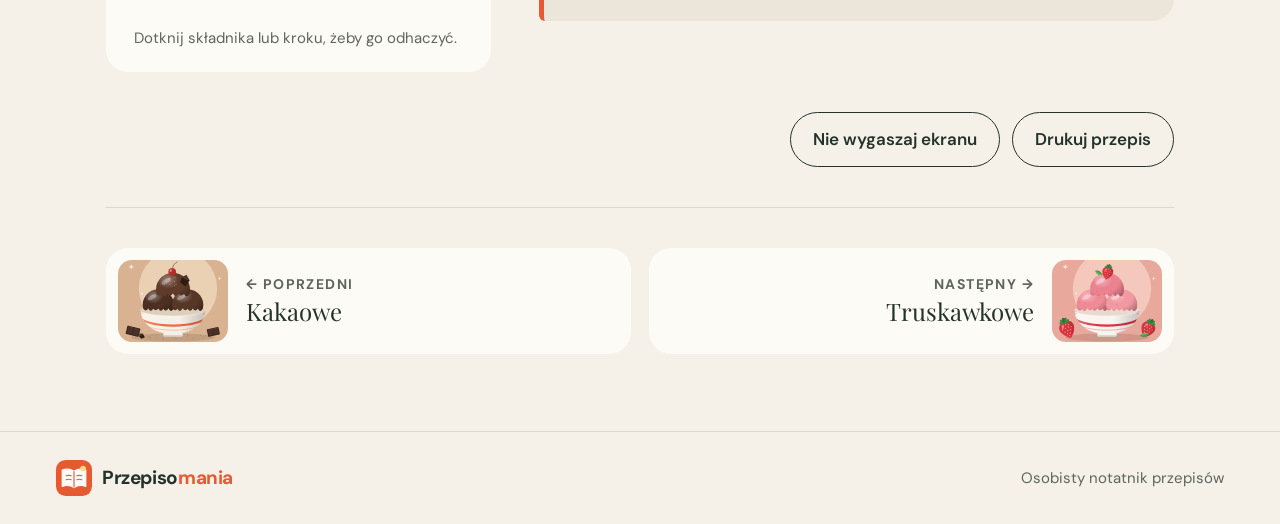
<file: przepis/lotus.html>
<!doctype html>
<html lang="pl">
<head>
  <meta charset="utf-8">
  <meta name="viewport" content="width=device-width, initial-scale=1">
  <meta name="robots" content="noindex, nofollow">
  <meta name="theme-color" content="#f5f1e8">
  <meta name="description" content="Karmelowo-korzenny smak. Przy następnym teście lekko podgrzać krem.">
  <title>Lotus Biscoff — Przepisomania</title>
  <link rel="icon" href="/logo.svg" type="image/svg+xml">
  <link rel="preconnect" href="https://fonts.googleapis.com">
  <link rel="preconnect" href="https://fonts.gstatic.com" crossorigin>
  <link href="https://fonts.googleapis.com/css2?family=DM+Sans:opsz,wght@9..40,400;9..40,500;9..40,600;9..40,700&family=Playfair+Display:ital,wght@0,500;0,600;0,700;1,500&display=swap" rel="stylesheet">
  <link rel="stylesheet" href="/style.css">
</head>
<body class="is-recipe">

  <header class="topbar">
    <a class="brand" href="/" aria-label="Przepisomania, strona główna"><img class="brand-logo" src="/logo.svg" alt="" width="36" height="36"><span>Przepiso<em>mania</em></span></a>
    <a class="back" href="/#przepisy"><span aria-hidden="true">←</span> Lody</a>
  </header>
  <main class="recipe-page">
    <article class="recipe" id="lotus">
    <header class="recipe-hero">
      <div class="recipe-art"><img src="/img/lotus.svg" alt="Ilustracja: Lotus Biscoff" width="800" height="600"></div>
      <div class="recipe-intro">
        <p class="eyebrow">Przepis 02 / 12 · Kremowe</p>
        <h1 class="recipe-title">Lotus Biscoff</h1>
        <p class="recipe-lede">Karmelowo-korzenny smak. Przy następnym teście lekko podgrzać krem.</p>
        <div class="recipe-facts">
          <div class="fact"><span class="fact-label">Ocena</span><span class="score">8<small>/10</small></span></div>
          <div class="fact"><span class="fact-label">Status</span><span class="fact-value">Krem ciasteczkowy</span></div>
        </div>
        <div class="programs"><span class="fact-label">Programy</span><div class="chips"><span class="chip">Soft Serve</span><span class="chip-arrow" aria-hidden="true">→</span><span class="chip">Gelato</span></div></div>
      </div>
    </header>

<section class="nutrition" aria-labelledby="nutrition-lotus">
    <div class="nutrition-head">
      <div><p class="eyebrow">Wartości szacunkowe</p><h2 id="nutrition-lotus">Kalorie i wartości odżywcze</h2></div>
      <p>Masa bazy: <strong>≈ 430 g</strong></p>
    </div>
    <div class="nutrition-table-wrap"><table class="nutrition-table">
      <thead><tr><th scope="col">Składnik</th><th scope="col">Cała baza</th><th scope="col">100 g</th></tr></thead>
      <tbody><tr><th scope="row">Energia</th><td>875 kcal</td><td>203 kcal</td></tr><tr><th scope="row">Białko</th><td>13,9 g</td><td>3,2 g</td></tr><tr><th scope="row">Tłuszcz</th><td>59,3 g</td><td>13,8 g</td></tr><tr><th scope="row">Węglowodany</th><td>71,1 g</td><td>16,5 g</td></tr><tr><th scope="row">w tym cukry</th><td>56,9 g</td><td>13,2 g</td></tr></tbody>
    </table></div>
    <p class="nutrition-note">Zawartość tłuszczu w bazie: ≈ 13,8%. Krem Lotus przyjęto jako wersję gładką; sól pominięta. Wartości dotyczą składników przed mrożeniem i ewentualnym odłożeniem nadmiaru ponad MAX FILL. Rzeczywista porcja może się różnić.</p>
  </section>

    <div class="recipe-body">
      <section class="panel ingredients">
        <h2>Składniki</h2>
        <ul class="ing-list">
          <li data-tick><span class="ing-amount">270 g</span><span class="ing-item">mleka 3,2%</span></li>
          <li data-tick><span class="ing-amount">60 g</span><span class="ing-item">śmietanki 36%</span></li>
          <li data-tick><span class="ing-amount">30 g</span><span class="ing-item">mleka skondensowanego słodzonego</span></li>
          <li data-tick><span class="ing-amount">70 g</span><span class="ing-item">kremu Lotus Biscoff</span></li>
          <li data-tick><span class="ing-amount">szczypta</span><span class="ing-item">soli</span></li>
        </ul>
        <p class="hint">Dotknij składnika lub kroku, żeby go odhaczyć.</p>
      </section>
      <section class="method">
        <h2>Przygotowanie</h2>
        <ol class="steps">
          <li data-tick><span>Wymieszaj mleko z kremem Lotus.</span></li>
          <li data-tick><span>Dodaj pozostałe składniki i zblenduj.</span></li>
          <li data-tick><span>Zamrażaj przez 24 godziny, potem uruchom GELATO.</span></li>
        </ol>
        <aside class="note">
          <h3>Notatka z testu</h3>
          <p>Bardzo dobry smak, drobne białe grudki (prawdopodobnie tłuszcz). Następnym razem przetestuj delikatne podgrzanie mleka z kremem.</p>
        </aside>
      </section>
    </div>
  </article>
    <div class="tools">
      <button class="button-ghost" type="button" data-wake hidden>Nie wygaszaj ekranu</button>
      <button class="button-ghost" type="button" data-print>Drukuj przepis</button>
    </div>
    <nav class="pager" aria-label="Pozostałe przepisy w kategorii">
      <a class="pager-link" href="/przepis/kakaowe"><img src="/img/kakaowe.svg" alt="" width="800" height="600" loading="lazy"><span><small>← Poprzedni</small>Kakaowe</span></a>
      <a class="pager-link is-next" href="/przepis/truskawkowe"><span><small>Następny →</small>Truskawkowe</span><img src="/img/truskawkowe.svg" alt="" width="800" height="600" loading="lazy"></a>
    </nav>
  </main>
  <footer class="footer"><a class="brand" href="/" aria-label="Przepisomania, strona główna"><img class="brand-logo" src="/logo.svg" alt="" width="36" height="36"><span>Przepiso<em>mania</em></span></a><p>Osobisty notatnik przepisów</p></footer>
  <script src="/app.js" defer></script>
</body>
</html>
</file>
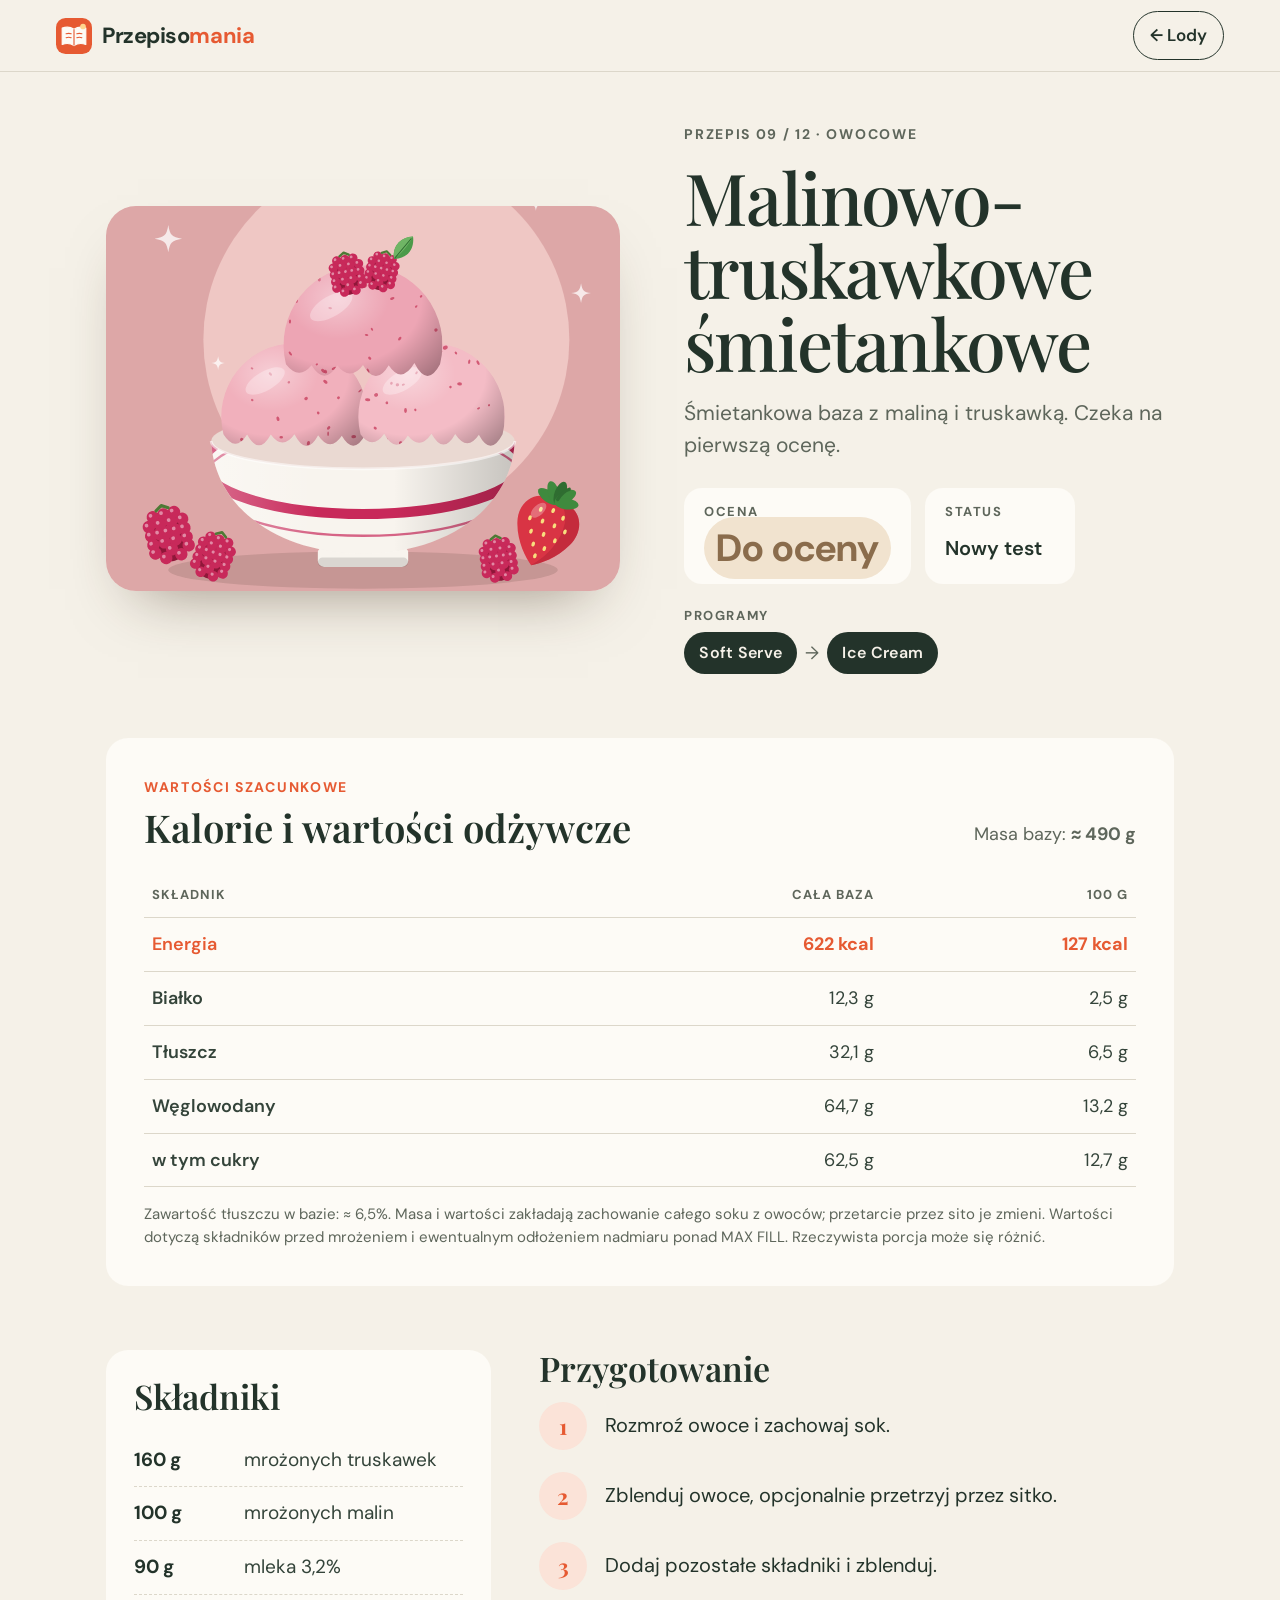
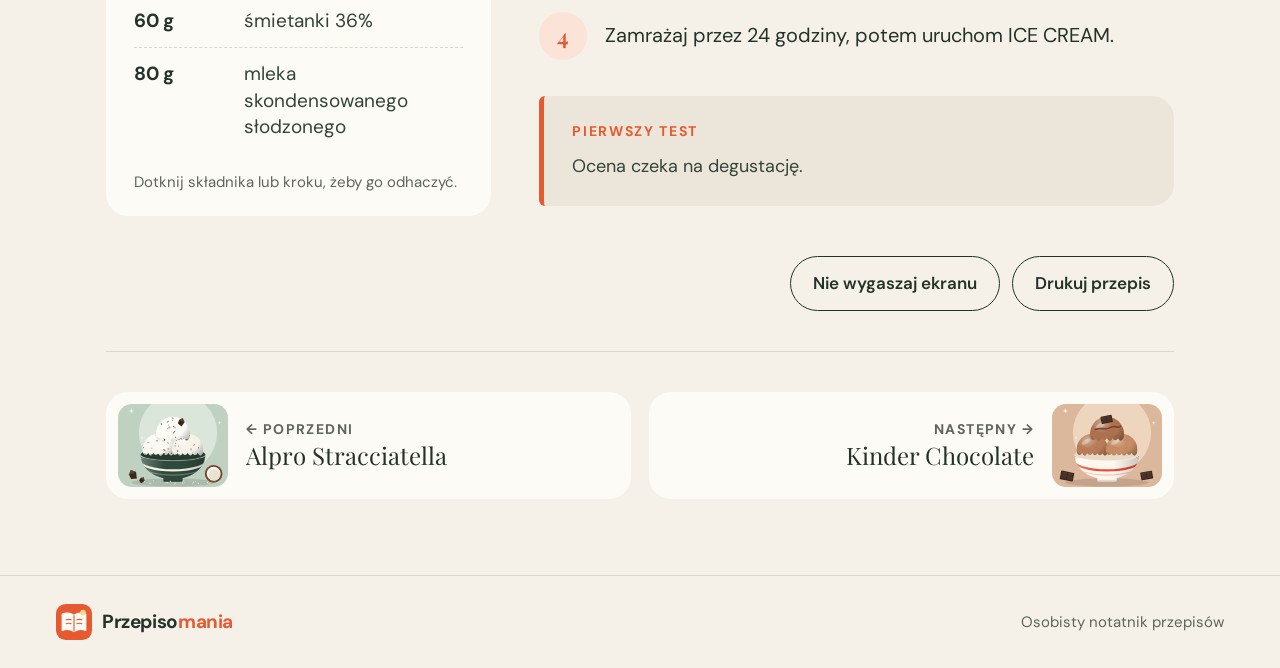
<file: przepis/malinowe.html>
<!doctype html>
<html lang="pl">
<head>
  <meta charset="utf-8">
  <meta name="viewport" content="width=device-width, initial-scale=1">
  <meta name="robots" content="noindex, nofollow">
  <meta name="theme-color" content="#f5f1e8">
  <meta name="description" content="Śmietankowa baza z maliną i truskawką. Czeka na pierwszą ocenę.">
  <title>Malinowo-truskawkowe śmietankowe — Przepisomania</title>
  <link rel="icon" href="/logo.svg" type="image/svg+xml">
  <link rel="preconnect" href="https://fonts.googleapis.com">
  <link rel="preconnect" href="https://fonts.gstatic.com" crossorigin>
  <link href="https://fonts.googleapis.com/css2?family=DM+Sans:opsz,wght@9..40,400;9..40,500;9..40,600;9..40,700&family=Playfair+Display:ital,wght@0,500;0,600;0,700;1,500&display=swap" rel="stylesheet">
  <link rel="stylesheet" href="/style.css">
</head>
<body class="is-recipe">

  <header class="topbar">
    <a class="brand" href="/" aria-label="Przepisomania, strona główna"><img class="brand-logo" src="/logo.svg" alt="" width="36" height="36"><span>Przepiso<em>mania</em></span></a>
    <a class="back" href="/#przepisy"><span aria-hidden="true">←</span> Lody</a>
  </header>
  <main class="recipe-page">
    <article class="recipe" id="malinowe">
    <header class="recipe-hero">
      <div class="recipe-art"><img src="/img/malinowe.svg" alt="Ilustracja: Malinowo-truskawkowe" width="800" height="600"></div>
      <div class="recipe-intro">
        <p class="eyebrow">Przepis 09 / 12 · Owocowe</p>
        <h1 class="recipe-title">Malinowo-truskawkowe śmietankowe</h1>
        <p class="recipe-lede">Śmietankowa baza z maliną i truskawką. Czeka na pierwszą ocenę.</p>
        <div class="recipe-facts">
          <div class="fact"><span class="fact-label">Ocena</span><span class="score pending">Do oceny</span></div>
          <div class="fact"><span class="fact-label">Status</span><span class="fact-value">Nowy test</span></div>
        </div>
        <div class="programs"><span class="fact-label">Programy</span><div class="chips"><span class="chip">Soft Serve</span><span class="chip-arrow" aria-hidden="true">→</span><span class="chip">Ice Cream</span></div></div>
      </div>
    </header>

<section class="nutrition" aria-labelledby="nutrition-malinowe">
    <div class="nutrition-head">
      <div><p class="eyebrow">Wartości szacunkowe</p><h2 id="nutrition-malinowe">Kalorie i wartości odżywcze</h2></div>
      <p>Masa bazy: <strong>≈ 490 g</strong></p>
    </div>
    <div class="nutrition-table-wrap"><table class="nutrition-table">
      <thead><tr><th scope="col">Składnik</th><th scope="col">Cała baza</th><th scope="col">100 g</th></tr></thead>
      <tbody><tr><th scope="row">Energia</th><td>622 kcal</td><td>127 kcal</td></tr><tr><th scope="row">Białko</th><td>12,3 g</td><td>2,5 g</td></tr><tr><th scope="row">Tłuszcz</th><td>32,1 g</td><td>6,5 g</td></tr><tr><th scope="row">Węglowodany</th><td>64,7 g</td><td>13,2 g</td></tr><tr><th scope="row">w tym cukry</th><td>62,5 g</td><td>12,7 g</td></tr></tbody>
    </table></div>
    <p class="nutrition-note">Zawartość tłuszczu w bazie: ≈ 6,5%. Masa i wartości zakładają zachowanie całego soku z owoców; przetarcie przez sito je zmieni. Wartości dotyczą składników przed mrożeniem i ewentualnym odłożeniem nadmiaru ponad MAX FILL. Rzeczywista porcja może się różnić.</p>
  </section>

    <div class="recipe-body">
      <section class="panel ingredients">
        <h2>Składniki</h2>
        <ul class="ing-list">
          <li data-tick><span class="ing-amount">160 g</span><span class="ing-item">mrożonych truskawek</span></li>
          <li data-tick><span class="ing-amount">100 g</span><span class="ing-item">mrożonych malin</span></li>
          <li data-tick><span class="ing-amount">90 g</span><span class="ing-item">mleka 3,2%</span></li>
          <li data-tick><span class="ing-amount">60 g</span><span class="ing-item">śmietanki 36%</span></li>
          <li data-tick><span class="ing-amount">80 g</span><span class="ing-item">mleka skondensowanego słodzonego</span></li>
        </ul>
        <p class="hint">Dotknij składnika lub kroku, żeby go odhaczyć.</p>
      </section>
      <section class="method">
        <h2>Przygotowanie</h2>
        <ol class="steps">
          <li data-tick><span>Rozmroź owoce i zachowaj sok.</span></li>
          <li data-tick><span>Zblenduj owoce, opcjonalnie przetrzyj przez sitko.</span></li>
          <li data-tick><span>Dodaj pozostałe składniki i zblenduj.</span></li>
          <li data-tick><span>Zamrażaj przez 24 godziny, potem uruchom ICE CREAM.</span></li>
        </ol>
        <aside class="note">
          <h3>Pierwszy test</h3>
          <p>Ocena czeka na degustację.</p>
        </aside>
      </section>
    </div>
  </article>
    <div class="tools">
      <button class="button-ghost" type="button" data-wake hidden>Nie wygaszaj ekranu</button>
      <button class="button-ghost" type="button" data-print>Drukuj przepis</button>
    </div>
    <nav class="pager" aria-label="Pozostałe przepisy w kategorii">
      <a class="pager-link" href="/przepis/jogurtowe"><img src="/img/jogurtowe.svg" alt="" width="800" height="600" loading="lazy"><span><small>← Poprzedni</small>Alpro Stracciatella</span></a>
      <a class="pager-link is-next" href="/przepis/kinder"><span><small>Następny →</small>Kinder Chocolate</span><img src="/img/kinder.svg" alt="" width="800" height="600" loading="lazy"></a>
    </nav>
  </main>
  <footer class="footer"><a class="brand" href="/" aria-label="Przepisomania, strona główna"><img class="brand-logo" src="/logo.svg" alt="" width="36" height="36"><span>Przepiso<em>mania</em></span></a><p>Osobisty notatnik przepisów</p></footer>
  <script src="/app.js" defer></script>
</body>
</html>
</file>
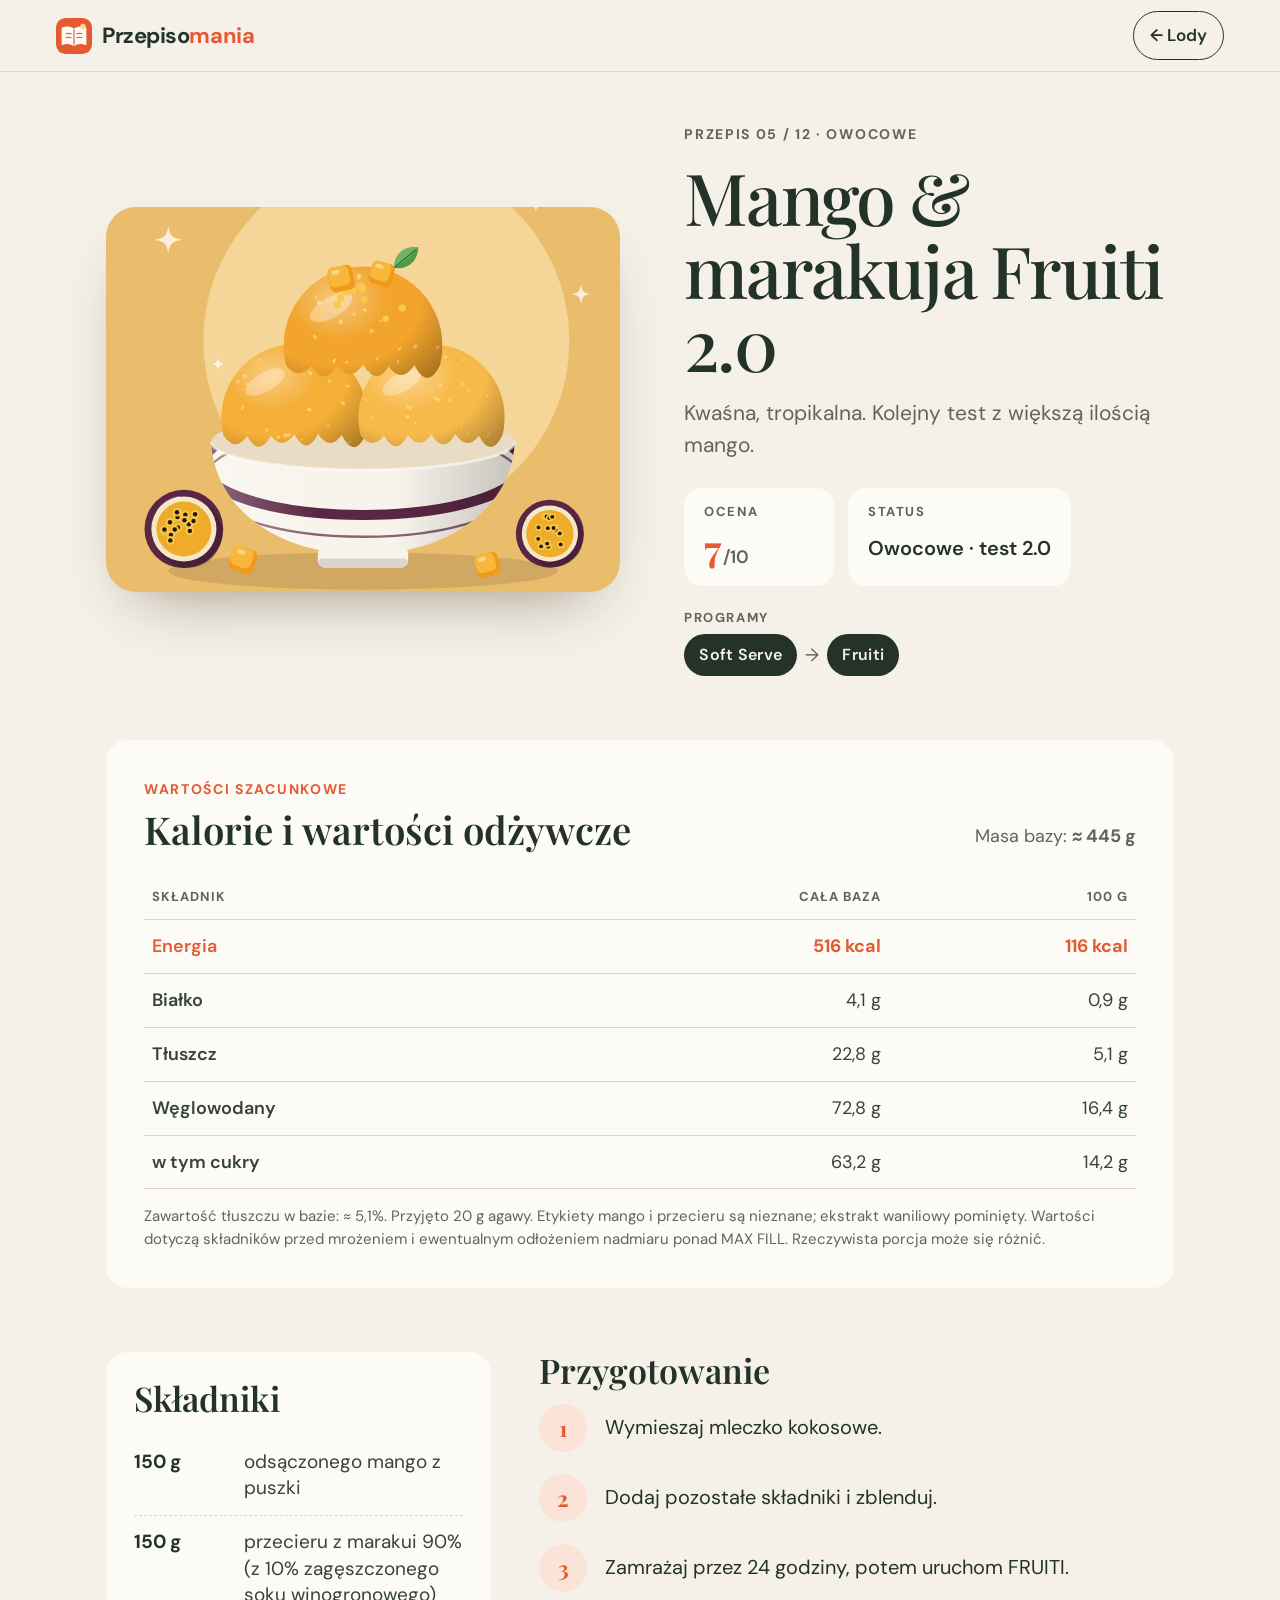
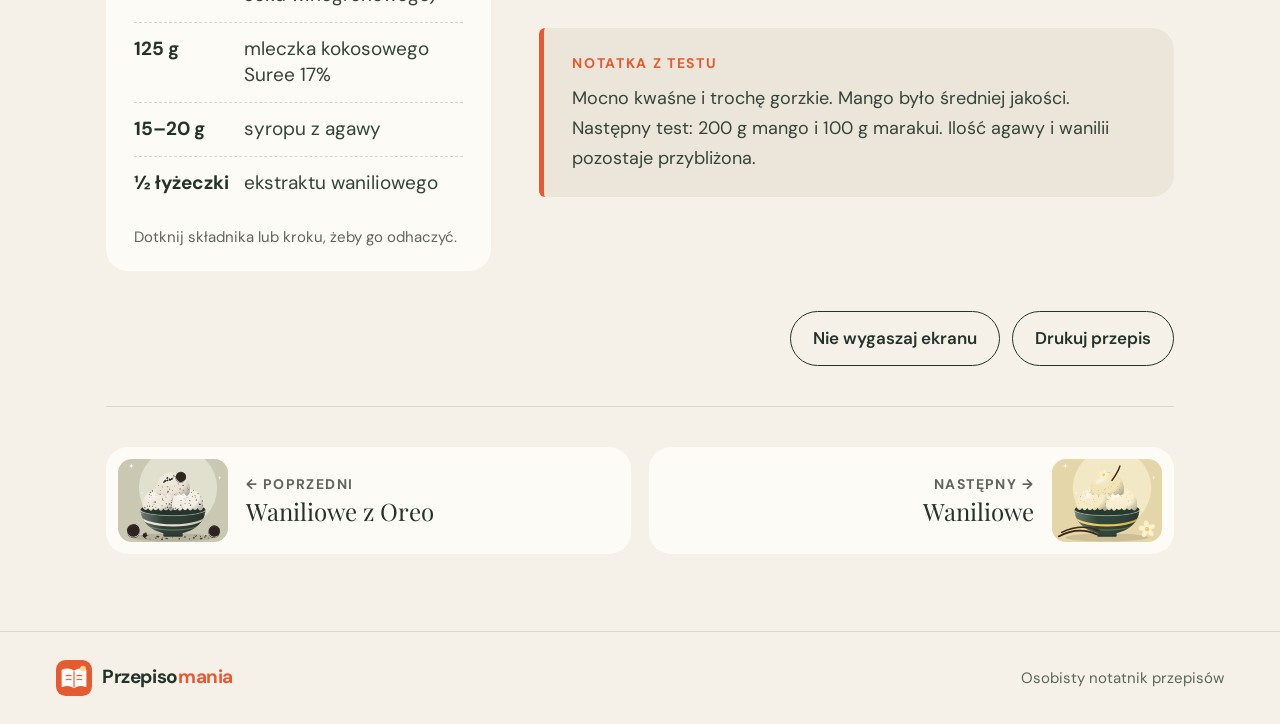
<file: przepis/mango.html>
<!doctype html>
<html lang="pl">
<head>
  <meta charset="utf-8">
  <meta name="viewport" content="width=device-width, initial-scale=1">
  <meta name="robots" content="noindex, nofollow">
  <meta name="theme-color" content="#f5f1e8">
  <meta name="description" content="Kwaśna, tropikalna. Kolejny test z większą ilością mango.">
  <title>Mango &amp; marakuja Fruiti 2.0 — Przepisomania</title>
  <link rel="icon" href="/logo.svg" type="image/svg+xml">
  <link rel="preconnect" href="https://fonts.googleapis.com">
  <link rel="preconnect" href="https://fonts.gstatic.com" crossorigin>
  <link href="https://fonts.googleapis.com/css2?family=DM+Sans:opsz,wght@9..40,400;9..40,500;9..40,600;9..40,700&family=Playfair+Display:ital,wght@0,500;0,600;0,700;1,500&display=swap" rel="stylesheet">
  <link rel="stylesheet" href="/style.css">
</head>
<body class="is-recipe">

  <header class="topbar">
    <a class="brand" href="/" aria-label="Przepisomania, strona główna"><img class="brand-logo" src="/logo.svg" alt="" width="36" height="36"><span>Przepiso<em>mania</em></span></a>
    <a class="back" href="/#przepisy"><span aria-hidden="true">←</span> Lody</a>
  </header>
  <main class="recipe-page">
    <article class="recipe" id="mango">
    <header class="recipe-hero">
      <div class="recipe-art"><img src="/img/mango.svg" alt="Ilustracja: Mango &amp; marakuja" width="800" height="600"></div>
      <div class="recipe-intro">
        <p class="eyebrow">Przepis 05 / 12 · Owocowe</p>
        <h1 class="recipe-title">Mango &amp; marakuja Fruiti 2.0</h1>
        <p class="recipe-lede">Kwaśna, tropikalna. Kolejny test z większą ilością mango.</p>
        <div class="recipe-facts">
          <div class="fact"><span class="fact-label">Ocena</span><span class="score">7<small>/10</small></span></div>
          <div class="fact"><span class="fact-label">Status</span><span class="fact-value">Owocowe · test 2.0</span></div>
        </div>
        <div class="programs"><span class="fact-label">Programy</span><div class="chips"><span class="chip">Soft Serve</span><span class="chip-arrow" aria-hidden="true">→</span><span class="chip">Fruiti</span></div></div>
      </div>
    </header>

<section class="nutrition" aria-labelledby="nutrition-mango">
    <div class="nutrition-head">
      <div><p class="eyebrow">Wartości szacunkowe</p><h2 id="nutrition-mango">Kalorie i wartości odżywcze</h2></div>
      <p>Masa bazy: <strong>≈ 445 g</strong></p>
    </div>
    <div class="nutrition-table-wrap"><table class="nutrition-table">
      <thead><tr><th scope="col">Składnik</th><th scope="col">Cała baza</th><th scope="col">100 g</th></tr></thead>
      <tbody><tr><th scope="row">Energia</th><td>516 kcal</td><td>116 kcal</td></tr><tr><th scope="row">Białko</th><td>4,1 g</td><td>0,9 g</td></tr><tr><th scope="row">Tłuszcz</th><td>22,8 g</td><td>5,1 g</td></tr><tr><th scope="row">Węglowodany</th><td>72,8 g</td><td>16,4 g</td></tr><tr><th scope="row">w tym cukry</th><td>63,2 g</td><td>14,2 g</td></tr></tbody>
    </table></div>
    <p class="nutrition-note">Zawartość tłuszczu w bazie: ≈ 5,1%. Przyjęto 20 g agawy. Etykiety mango i przecieru są nieznane; ekstrakt waniliowy pominięty. Wartości dotyczą składników przed mrożeniem i ewentualnym odłożeniem nadmiaru ponad MAX FILL. Rzeczywista porcja może się różnić.</p>
  </section>

    <div class="recipe-body">
      <section class="panel ingredients">
        <h2>Składniki</h2>
        <ul class="ing-list">
          <li data-tick><span class="ing-amount">150 g</span><span class="ing-item">odsączonego mango z puszki</span></li>
          <li data-tick><span class="ing-amount">150 g</span><span class="ing-item">przecieru z marakui 90% (z 10% zagęszczonego soku winogronowego)</span></li>
          <li data-tick><span class="ing-amount">125 g</span><span class="ing-item">mleczka kokosowego Suree 17%</span></li>
          <li data-tick><span class="ing-amount">15–20 g</span><span class="ing-item">syropu z agawy</span></li>
          <li data-tick><span class="ing-amount">½ łyżeczki</span><span class="ing-item">ekstraktu waniliowego</span></li>
        </ul>
        <p class="hint">Dotknij składnika lub kroku, żeby go odhaczyć.</p>
      </section>
      <section class="method">
        <h2>Przygotowanie</h2>
        <ol class="steps">
          <li data-tick><span>Wymieszaj mleczko kokosowe.</span></li>
          <li data-tick><span>Dodaj pozostałe składniki i zblenduj.</span></li>
          <li data-tick><span>Zamrażaj przez 24 godziny, potem uruchom FRUITI.</span></li>
        </ol>
        <aside class="note">
          <h3>Notatka z testu</h3>
          <p>Mocno kwaśne i trochę gorzkie. Mango było średniej jakości. Następny test: 200 g mango i 100 g marakui. Ilość agawy i wanilii pozostaje przybliżona.</p>
        </aside>
      </section>
    </div>
  </article>
    <div class="tools">
      <button class="button-ghost" type="button" data-wake hidden>Nie wygaszaj ekranu</button>
      <button class="button-ghost" type="button" data-print>Drukuj przepis</button>
    </div>
    <nav class="pager" aria-label="Pozostałe przepisy w kategorii">
      <a class="pager-link" href="/przepis/oreo"><img src="/img/oreo.svg" alt="" width="800" height="600" loading="lazy"><span><small>← Poprzedni</small>Waniliowe z Oreo</span></a>
      <a class="pager-link is-next" href="/przepis/wanilia"><span><small>Następny →</small>Waniliowe</span><img src="/img/wanilia.svg" alt="" width="800" height="600" loading="lazy"></a>
    </nav>
  </main>
  <footer class="footer"><a class="brand" href="/" aria-label="Przepisomania, strona główna"><img class="brand-logo" src="/logo.svg" alt="" width="36" height="36"><span>Przepiso<em>mania</em></span></a><p>Osobisty notatnik przepisów</p></footer>
  <script src="/app.js" defer></script>
</body>
</html>
</file>
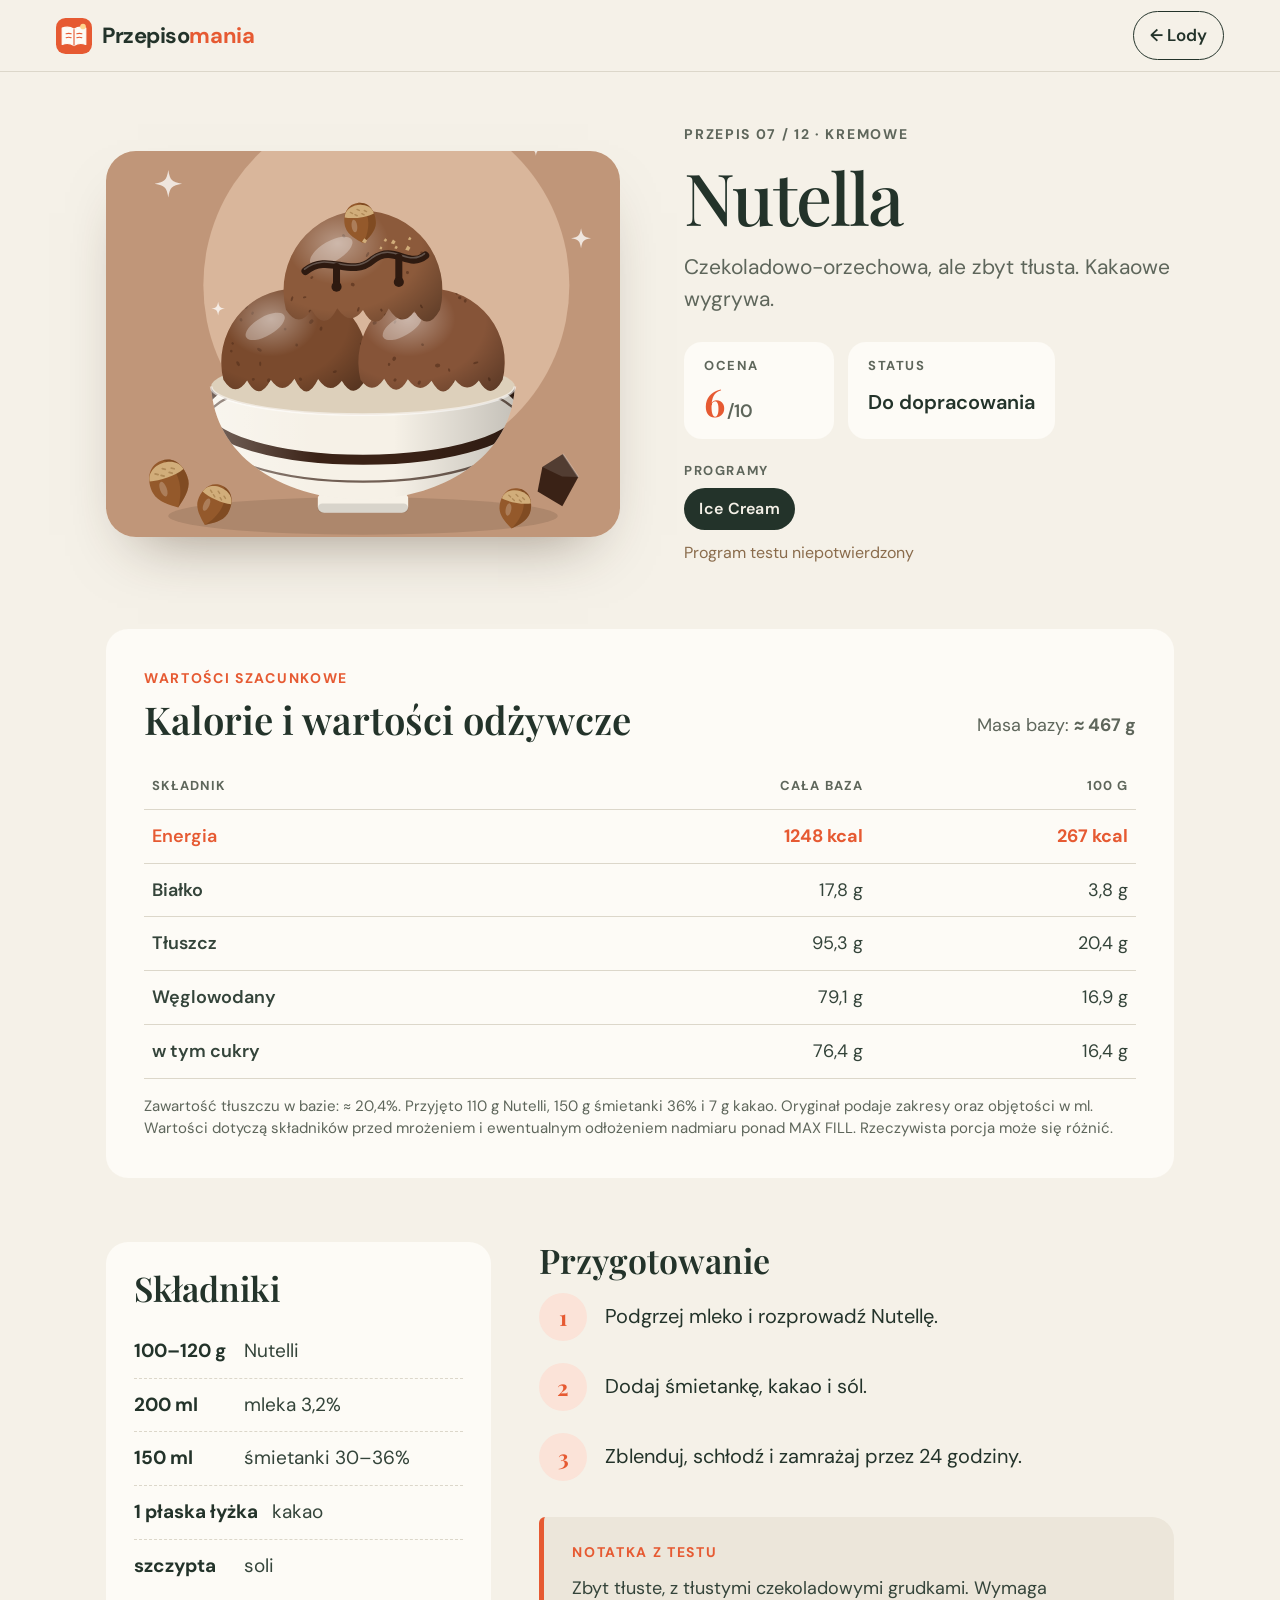
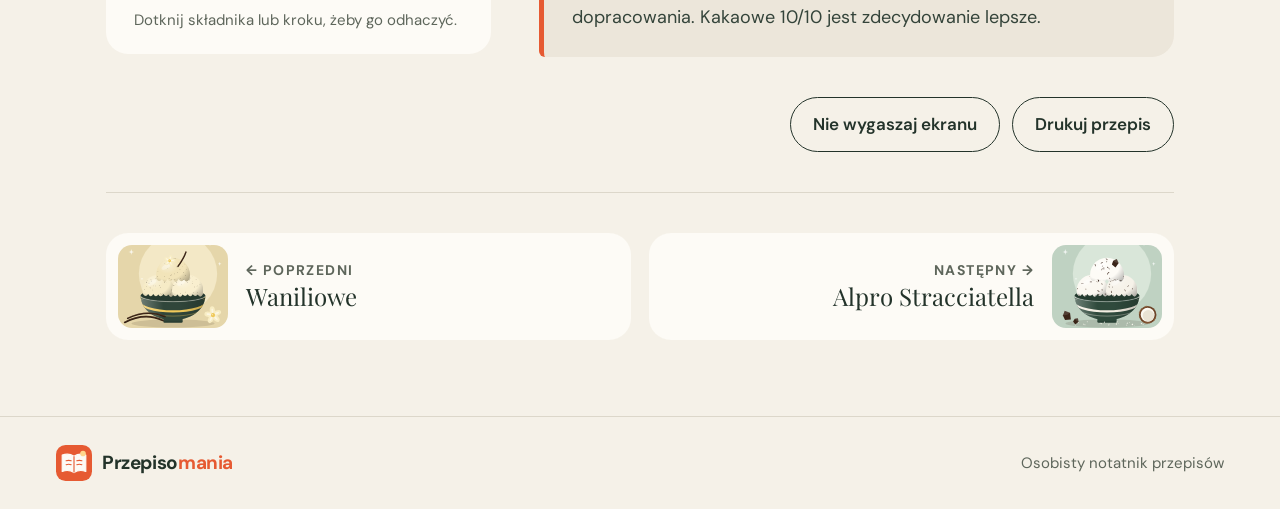
<file: przepis/nutella.html>
<!doctype html>
<html lang="pl">
<head>
  <meta charset="utf-8">
  <meta name="viewport" content="width=device-width, initial-scale=1">
  <meta name="robots" content="noindex, nofollow">
  <meta name="theme-color" content="#f5f1e8">
  <meta name="description" content="Czekoladowo-orzechowa, ale zbyt tłusta. Kakaowe wygrywa.">
  <title>Nutella — Przepisomania</title>
  <link rel="icon" href="/logo.svg" type="image/svg+xml">
  <link rel="preconnect" href="https://fonts.googleapis.com">
  <link rel="preconnect" href="https://fonts.gstatic.com" crossorigin>
  <link href="https://fonts.googleapis.com/css2?family=DM+Sans:opsz,wght@9..40,400;9..40,500;9..40,600;9..40,700&family=Playfair+Display:ital,wght@0,500;0,600;0,700;1,500&display=swap" rel="stylesheet">
  <link rel="stylesheet" href="/style.css">
</head>
<body class="is-recipe">

  <header class="topbar">
    <a class="brand" href="/" aria-label="Przepisomania, strona główna"><img class="brand-logo" src="/logo.svg" alt="" width="36" height="36"><span>Przepiso<em>mania</em></span></a>
    <a class="back" href="/#przepisy"><span aria-hidden="true">←</span> Lody</a>
  </header>
  <main class="recipe-page">
    <article class="recipe" id="nutella">
    <header class="recipe-hero">
      <div class="recipe-art"><img src="/img/nutella.svg" alt="Ilustracja: Nutella" width="800" height="600"></div>
      <div class="recipe-intro">
        <p class="eyebrow">Przepis 07 / 12 · Kremowe</p>
        <h1 class="recipe-title">Nutella</h1>
        <p class="recipe-lede">Czekoladowo-orzechowa, ale zbyt tłusta. Kakaowe wygrywa.</p>
        <div class="recipe-facts">
          <div class="fact"><span class="fact-label">Ocena</span><span class="score">6<small>/10</small></span></div>
          <div class="fact"><span class="fact-label">Status</span><span class="fact-value">Do dopracowania</span></div>
        </div>
        <div class="programs"><span class="fact-label">Programy</span><div class="chips"><span class="chip">Ice Cream</span></div><p class="program-note">Program testu niepotwierdzony</p></div>
      </div>
    </header>

<section class="nutrition" aria-labelledby="nutrition-nutella">
    <div class="nutrition-head">
      <div><p class="eyebrow">Wartości szacunkowe</p><h2 id="nutrition-nutella">Kalorie i wartości odżywcze</h2></div>
      <p>Masa bazy: <strong>≈ 467 g</strong></p>
    </div>
    <div class="nutrition-table-wrap"><table class="nutrition-table">
      <thead><tr><th scope="col">Składnik</th><th scope="col">Cała baza</th><th scope="col">100 g</th></tr></thead>
      <tbody><tr><th scope="row">Energia</th><td>1248 kcal</td><td>267 kcal</td></tr><tr><th scope="row">Białko</th><td>17,8 g</td><td>3,8 g</td></tr><tr><th scope="row">Tłuszcz</th><td>95,3 g</td><td>20,4 g</td></tr><tr><th scope="row">Węglowodany</th><td>79,1 g</td><td>16,9 g</td></tr><tr><th scope="row">w tym cukry</th><td>76,4 g</td><td>16,4 g</td></tr></tbody>
    </table></div>
    <p class="nutrition-note">Zawartość tłuszczu w bazie: ≈ 20,4%. Przyjęto 110 g Nutelli, 150 g śmietanki 36% i 7 g kakao. Oryginał podaje zakresy oraz objętości w ml. Wartości dotyczą składników przed mrożeniem i ewentualnym odłożeniem nadmiaru ponad MAX FILL. Rzeczywista porcja może się różnić.</p>
  </section>

    <div class="recipe-body">
      <section class="panel ingredients">
        <h2>Składniki</h2>
        <ul class="ing-list">
          <li data-tick><span class="ing-amount">100–120 g</span><span class="ing-item">Nutelli</span></li>
          <li data-tick><span class="ing-amount">200 ml</span><span class="ing-item">mleka 3,2%</span></li>
          <li data-tick><span class="ing-amount">150 ml</span><span class="ing-item">śmietanki 30–36%</span></li>
          <li data-tick><span class="ing-amount">1 płaska łyżka</span><span class="ing-item">kakao</span></li>
          <li data-tick><span class="ing-amount">szczypta</span><span class="ing-item">soli</span></li>
        </ul>
        <p class="hint">Dotknij składnika lub kroku, żeby go odhaczyć.</p>
      </section>
      <section class="method">
        <h2>Przygotowanie</h2>
        <ol class="steps">
          <li data-tick><span>Podgrzej mleko i rozprowadź Nutellę.</span></li>
          <li data-tick><span>Dodaj śmietankę, kakao i sól.</span></li>
          <li data-tick><span>Zblenduj, schłodź i zamrażaj przez 24 godziny.</span></li>
        </ol>
        <aside class="note">
          <h3>Notatka z testu</h3>
          <p>Zbyt tłuste, z tłustymi czekoladowymi grudkami. Wymaga dopracowania. Kakaowe 10/10 jest zdecydowanie lepsze.</p>
        </aside>
      </section>
    </div>
  </article>
    <div class="tools">
      <button class="button-ghost" type="button" data-wake hidden>Nie wygaszaj ekranu</button>
      <button class="button-ghost" type="button" data-print>Drukuj przepis</button>
    </div>
    <nav class="pager" aria-label="Pozostałe przepisy w kategorii">
      <a class="pager-link" href="/przepis/wanilia"><img src="/img/wanilia.svg" alt="" width="800" height="600" loading="lazy"><span><small>← Poprzedni</small>Waniliowe</span></a>
      <a class="pager-link is-next" href="/przepis/jogurtowe"><span><small>Następny →</small>Alpro Stracciatella</span><img src="/img/jogurtowe.svg" alt="" width="800" height="600" loading="lazy"></a>
    </nav>
  </main>
  <footer class="footer"><a class="brand" href="/" aria-label="Przepisomania, strona główna"><img class="brand-logo" src="/logo.svg" alt="" width="36" height="36"><span>Przepiso<em>mania</em></span></a><p>Osobisty notatnik przepisów</p></footer>
  <script src="/app.js" defer></script>
</body>
</html>
</file>
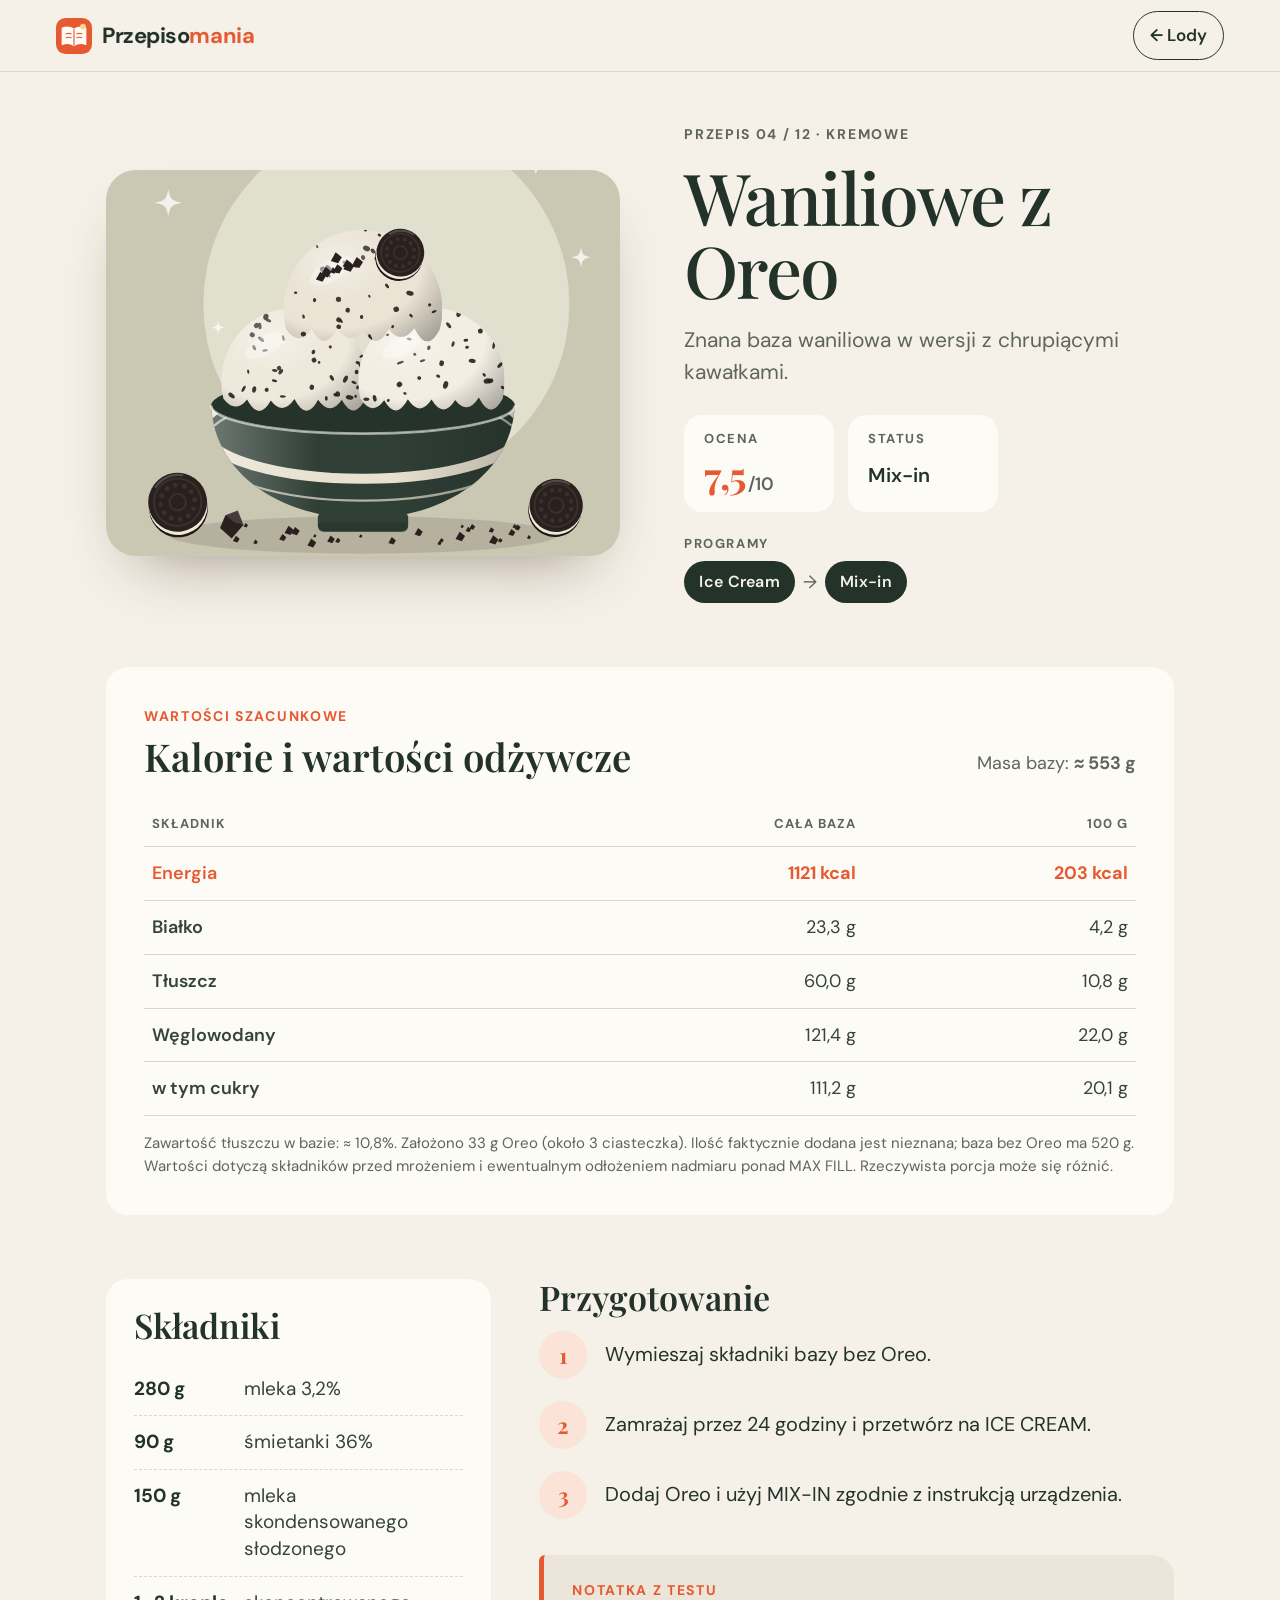
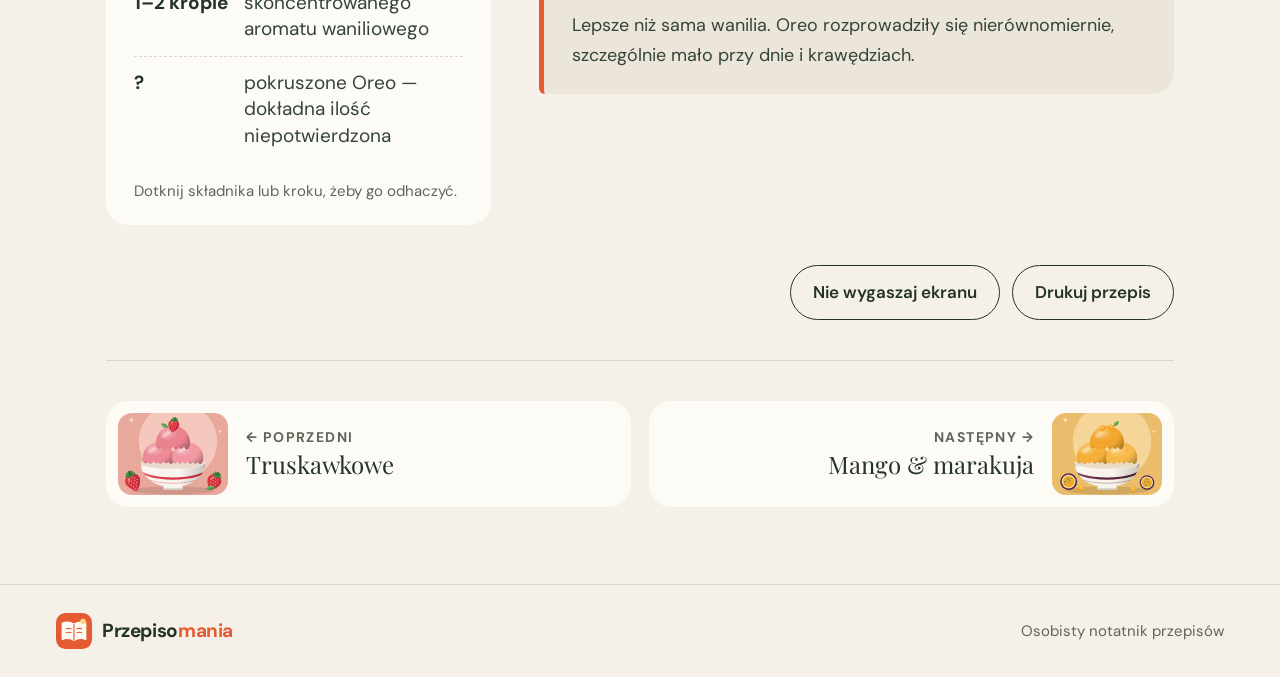
<file: przepis/oreo.html>
<!doctype html>
<html lang="pl">
<head>
  <meta charset="utf-8">
  <meta name="viewport" content="width=device-width, initial-scale=1">
  <meta name="robots" content="noindex, nofollow">
  <meta name="theme-color" content="#f5f1e8">
  <meta name="description" content="Znana baza waniliowa w wersji z chrupiącymi kawałkami.">
  <title>Waniliowe z Oreo — Przepisomania</title>
  <link rel="icon" href="/logo.svg" type="image/svg+xml">
  <link rel="preconnect" href="https://fonts.googleapis.com">
  <link rel="preconnect" href="https://fonts.gstatic.com" crossorigin>
  <link href="https://fonts.googleapis.com/css2?family=DM+Sans:opsz,wght@9..40,400;9..40,500;9..40,600;9..40,700&family=Playfair+Display:ital,wght@0,500;0,600;0,700;1,500&display=swap" rel="stylesheet">
  <link rel="stylesheet" href="/style.css">
</head>
<body class="is-recipe">

  <header class="topbar">
    <a class="brand" href="/" aria-label="Przepisomania, strona główna"><img class="brand-logo" src="/logo.svg" alt="" width="36" height="36"><span>Przepiso<em>mania</em></span></a>
    <a class="back" href="/#przepisy"><span aria-hidden="true">←</span> Lody</a>
  </header>
  <main class="recipe-page">
    <article class="recipe" id="oreo">
    <header class="recipe-hero">
      <div class="recipe-art"><img src="/img/oreo.svg" alt="Ilustracja: Waniliowe z Oreo" width="800" height="600"></div>
      <div class="recipe-intro">
        <p class="eyebrow">Przepis 04 / 12 · Kremowe</p>
        <h1 class="recipe-title">Waniliowe z Oreo</h1>
        <p class="recipe-lede">Znana baza waniliowa w wersji z chrupiącymi kawałkami.</p>
        <div class="recipe-facts">
          <div class="fact"><span class="fact-label">Ocena</span><span class="score">7,5<small>/10</small></span></div>
          <div class="fact"><span class="fact-label">Status</span><span class="fact-value">Mix-in</span></div>
        </div>
        <div class="programs"><span class="fact-label">Programy</span><div class="chips"><span class="chip">Ice Cream</span><span class="chip-arrow" aria-hidden="true">→</span><span class="chip">Mix-in</span></div></div>
      </div>
    </header>

<section class="nutrition" aria-labelledby="nutrition-oreo">
    <div class="nutrition-head">
      <div><p class="eyebrow">Wartości szacunkowe</p><h2 id="nutrition-oreo">Kalorie i wartości odżywcze</h2></div>
      <p>Masa bazy: <strong>≈ 553 g</strong></p>
    </div>
    <div class="nutrition-table-wrap"><table class="nutrition-table">
      <thead><tr><th scope="col">Składnik</th><th scope="col">Cała baza</th><th scope="col">100 g</th></tr></thead>
      <tbody><tr><th scope="row">Energia</th><td>1121 kcal</td><td>203 kcal</td></tr><tr><th scope="row">Białko</th><td>23,3 g</td><td>4,2 g</td></tr><tr><th scope="row">Tłuszcz</th><td>60,0 g</td><td>10,8 g</td></tr><tr><th scope="row">Węglowodany</th><td>121,4 g</td><td>22,0 g</td></tr><tr><th scope="row">w tym cukry</th><td>111,2 g</td><td>20,1 g</td></tr></tbody>
    </table></div>
    <p class="nutrition-note">Zawartość tłuszczu w bazie: ≈ 10,8%. Założono 33 g Oreo (około 3 ciasteczka). Ilość faktycznie dodana jest nieznana; baza bez Oreo ma 520 g. Wartości dotyczą składników przed mrożeniem i ewentualnym odłożeniem nadmiaru ponad MAX FILL. Rzeczywista porcja może się różnić.</p>
  </section>

    <div class="recipe-body">
      <section class="panel ingredients">
        <h2>Składniki</h2>
        <ul class="ing-list">
          <li data-tick><span class="ing-amount">280 g</span><span class="ing-item">mleka 3,2%</span></li>
          <li data-tick><span class="ing-amount">90 g</span><span class="ing-item">śmietanki 36%</span></li>
          <li data-tick><span class="ing-amount">150 g</span><span class="ing-item">mleka skondensowanego słodzonego</span></li>
          <li data-tick><span class="ing-amount">1–2 krople</span><span class="ing-item">skoncentrowanego aromatu waniliowego</span></li>
          <li data-tick><span class="ing-amount">?</span><span class="ing-item">pokruszone Oreo — dokładna ilość niepotwierdzona</span></li>
        </ul>
        <p class="hint">Dotknij składnika lub kroku, żeby go odhaczyć.</p>
      </section>
      <section class="method">
        <h2>Przygotowanie</h2>
        <ol class="steps">
          <li data-tick><span>Wymieszaj składniki bazy bez Oreo.</span></li>
          <li data-tick><span>Zamrażaj przez 24 godziny i przetwórz na ICE CREAM.</span></li>
          <li data-tick><span>Dodaj Oreo i użyj MIX-IN zgodnie z instrukcją urządzenia.</span></li>
        </ol>
        <aside class="note">
          <h3>Notatka z testu</h3>
          <p>Lepsze niż sama wanilia. Oreo rozprowadziły się nierównomiernie, szczególnie mało przy dnie i krawędziach.</p>
        </aside>
      </section>
    </div>
  </article>
    <div class="tools">
      <button class="button-ghost" type="button" data-wake hidden>Nie wygaszaj ekranu</button>
      <button class="button-ghost" type="button" data-print>Drukuj przepis</button>
    </div>
    <nav class="pager" aria-label="Pozostałe przepisy w kategorii">
      <a class="pager-link" href="/przepis/truskawkowe"><img src="/img/truskawkowe.svg" alt="" width="800" height="600" loading="lazy"><span><small>← Poprzedni</small>Truskawkowe</span></a>
      <a class="pager-link is-next" href="/przepis/mango"><span><small>Następny →</small>Mango &amp; marakuja</span><img src="/img/mango.svg" alt="" width="800" height="600" loading="lazy"></a>
    </nav>
  </main>
  <footer class="footer"><a class="brand" href="/" aria-label="Przepisomania, strona główna"><img class="brand-logo" src="/logo.svg" alt="" width="36" height="36"><span>Przepiso<em>mania</em></span></a><p>Osobisty notatnik przepisów</p></footer>
  <script src="/app.js" defer></script>
</body>
</html>
</file>
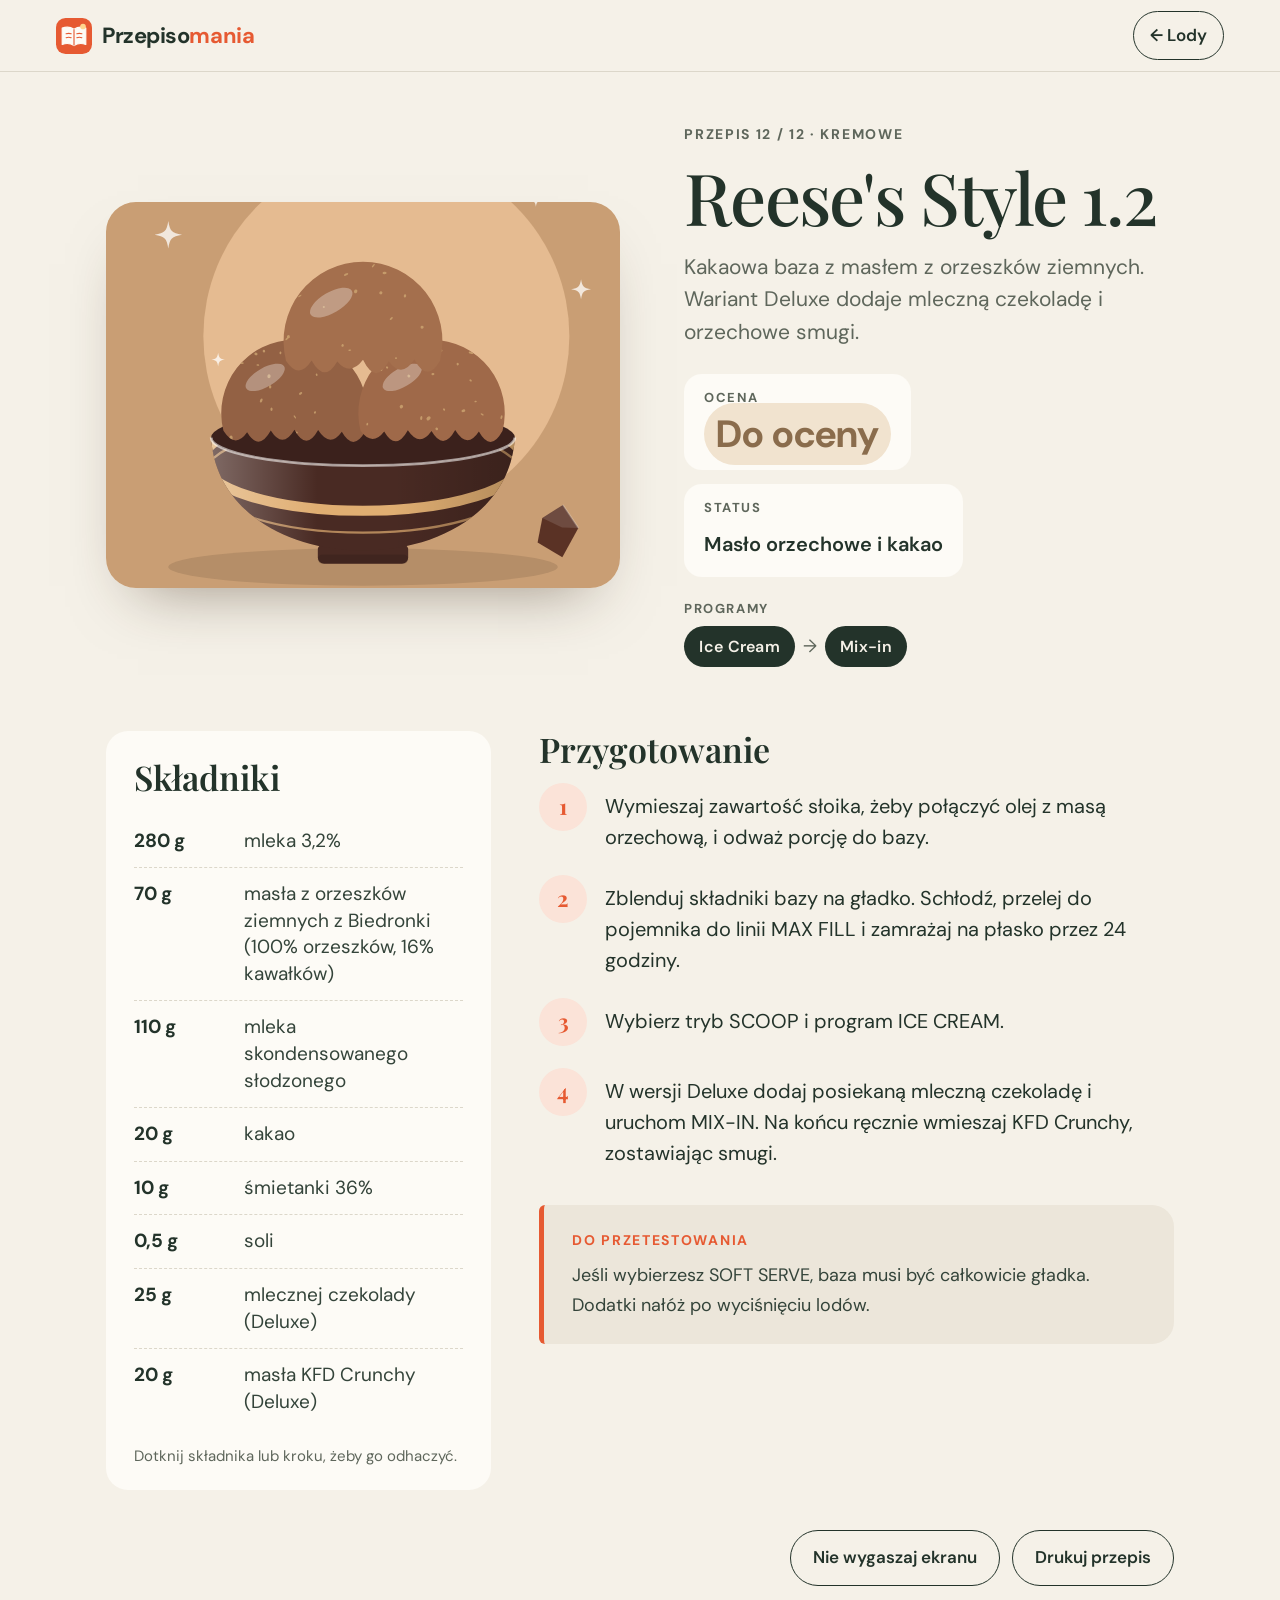
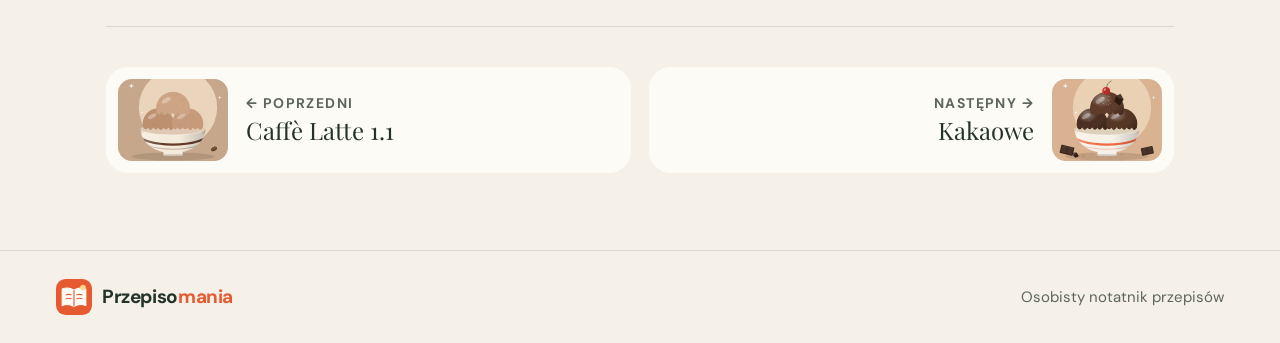
<file: przepis/reeses-style.html>
<!doctype html>
<html lang="pl">
<head>
  <meta charset="utf-8">
  <meta name="viewport" content="width=device-width, initial-scale=1">
  <meta name="robots" content="noindex, nofollow">
  <meta name="theme-color" content="#f5f1e8">
  <meta name="description" content="Kakaowa baza z masłem z orzeszków ziemnych. Wariant Deluxe dodaje mleczną czekoladę i orzechowe smugi.">
  <title>Reese's Style 1.2 — Przepisomania</title>
  <link rel="icon" href="/logo.svg" type="image/svg+xml">
  <link rel="preconnect" href="https://fonts.googleapis.com">
  <link rel="preconnect" href="https://fonts.gstatic.com" crossorigin>
  <link href="https://fonts.googleapis.com/css2?family=DM+Sans:opsz,wght@9..40,400;9..40,500;9..40,600;9..40,700&family=Playfair+Display:ital,wght@0,500;0,600;0,700;1,500&display=swap" rel="stylesheet">
  <link rel="stylesheet" href="/style.css">
</head>
<body class="is-recipe">

  <header class="topbar">
    <a class="brand" href="/" aria-label="Przepisomania, strona główna"><img class="brand-logo" src="/logo.svg" alt="" width="36" height="36"><span>Przepiso<em>mania</em></span></a>
    <a class="back" href="/#przepisy"><span aria-hidden="true">←</span> Lody</a>
  </header>
  <main class="recipe-page">
    <article class="recipe" id="reeses-style">
    <header class="recipe-hero">
      <div class="recipe-art"><img src="/img/reeses-style.svg" alt="Ilustracja: Reese's Style 1.2" width="800" height="600"></div>
      <div class="recipe-intro">
        <p class="eyebrow">Przepis 12 / 12 · Kremowe</p>
        <h1 class="recipe-title">Reese's Style 1.2</h1>
        <p class="recipe-lede">Kakaowa baza z masłem z orzeszków ziemnych. Wariant Deluxe dodaje mleczną czekoladę i orzechowe smugi.</p>
        <div class="recipe-facts">
          <div class="fact"><span class="fact-label">Ocena</span><span class="score pending">Do oceny</span></div>
          <div class="fact"><span class="fact-label">Status</span><span class="fact-value">Masło orzechowe i kakao</span></div>
        </div>
        <div class="programs"><span class="fact-label">Programy</span><div class="chips"><span class="chip">Ice Cream</span><span class="chip-arrow" aria-hidden="true">→</span><span class="chip">Mix-in</span></div></div>
      </div>
    </header>



    <div class="recipe-body">
      <section class="panel ingredients">
        <h2>Składniki</h2>
        <ul class="ing-list">
          <li data-tick><span class="ing-amount">280 g</span><span class="ing-item">mleka 3,2%</span></li>
          <li data-tick><span class="ing-amount">70 g</span><span class="ing-item">masła z orzeszków ziemnych z Biedronki (100% orzeszków, 16% kawałków)</span></li>
          <li data-tick><span class="ing-amount">110 g</span><span class="ing-item">mleka skondensowanego słodzonego</span></li>
          <li data-tick><span class="ing-amount">20 g</span><span class="ing-item">kakao</span></li>
          <li data-tick><span class="ing-amount">10 g</span><span class="ing-item">śmietanki 36%</span></li>
          <li data-tick><span class="ing-amount">0,5 g</span><span class="ing-item">soli</span></li>
          <li data-tick><span class="ing-amount">25 g</span><span class="ing-item">mlecznej czekolady (Deluxe)</span></li>
          <li data-tick><span class="ing-amount">20 g</span><span class="ing-item">masła KFD Crunchy (Deluxe)</span></li>
        </ul>
        <p class="hint">Dotknij składnika lub kroku, żeby go odhaczyć.</p>
      </section>
      <section class="method">
        <h2>Przygotowanie</h2>
        <ol class="steps">
          <li data-tick><span>Wymieszaj zawartość słoika, żeby połączyć olej z masą orzechową, i odważ porcję do bazy.</span></li>
          <li data-tick><span>Zblenduj składniki bazy na gładko. Schłodź, przelej do pojemnika do linii MAX FILL i zamrażaj na płasko przez 24 godziny.</span></li>
          <li data-tick><span>Wybierz tryb SCOOP i program ICE CREAM.</span></li>
          <li data-tick><span>W wersji Deluxe dodaj posiekaną mleczną czekoladę i uruchom MIX-IN. Na końcu ręcznie wmieszaj KFD Crunchy, zostawiając smugi.</span></li>
        </ol>
        <aside class="note">
          <h3>Do przetestowania</h3>
          <p>Jeśli wybierzesz SOFT SERVE, baza musi być całkowicie gładka. Dodatki nałóż po wyciśnięciu lodów.</p>
        </aside>
      </section>
    </div>
  </article>
    <div class="tools">
      <button class="button-ghost" type="button" data-wake hidden>Nie wygaszaj ekranu</button>
      <button class="button-ghost" type="button" data-print>Drukuj przepis</button>
    </div>
    <nav class="pager" aria-label="Pozostałe przepisy w kategorii">
      <a class="pager-link" href="/przepis/caffe-latte"><img src="/img/caffe-latte.svg" alt="" width="800" height="600" loading="lazy"><span><small>← Poprzedni</small>Caffè Latte 1.1</span></a>
      <a class="pager-link is-next" href="/przepis/kakaowe"><span><small>Następny →</small>Kakaowe</span><img src="/img/kakaowe.svg" alt="" width="800" height="600" loading="lazy"></a>
    </nav>
  </main>
  <footer class="footer"><a class="brand" href="/" aria-label="Przepisomania, strona główna"><img class="brand-logo" src="/logo.svg" alt="" width="36" height="36"><span>Przepiso<em>mania</em></span></a><p>Osobisty notatnik przepisów</p></footer>
  <script src="/app.js" defer></script>
</body>
</html>
</file>
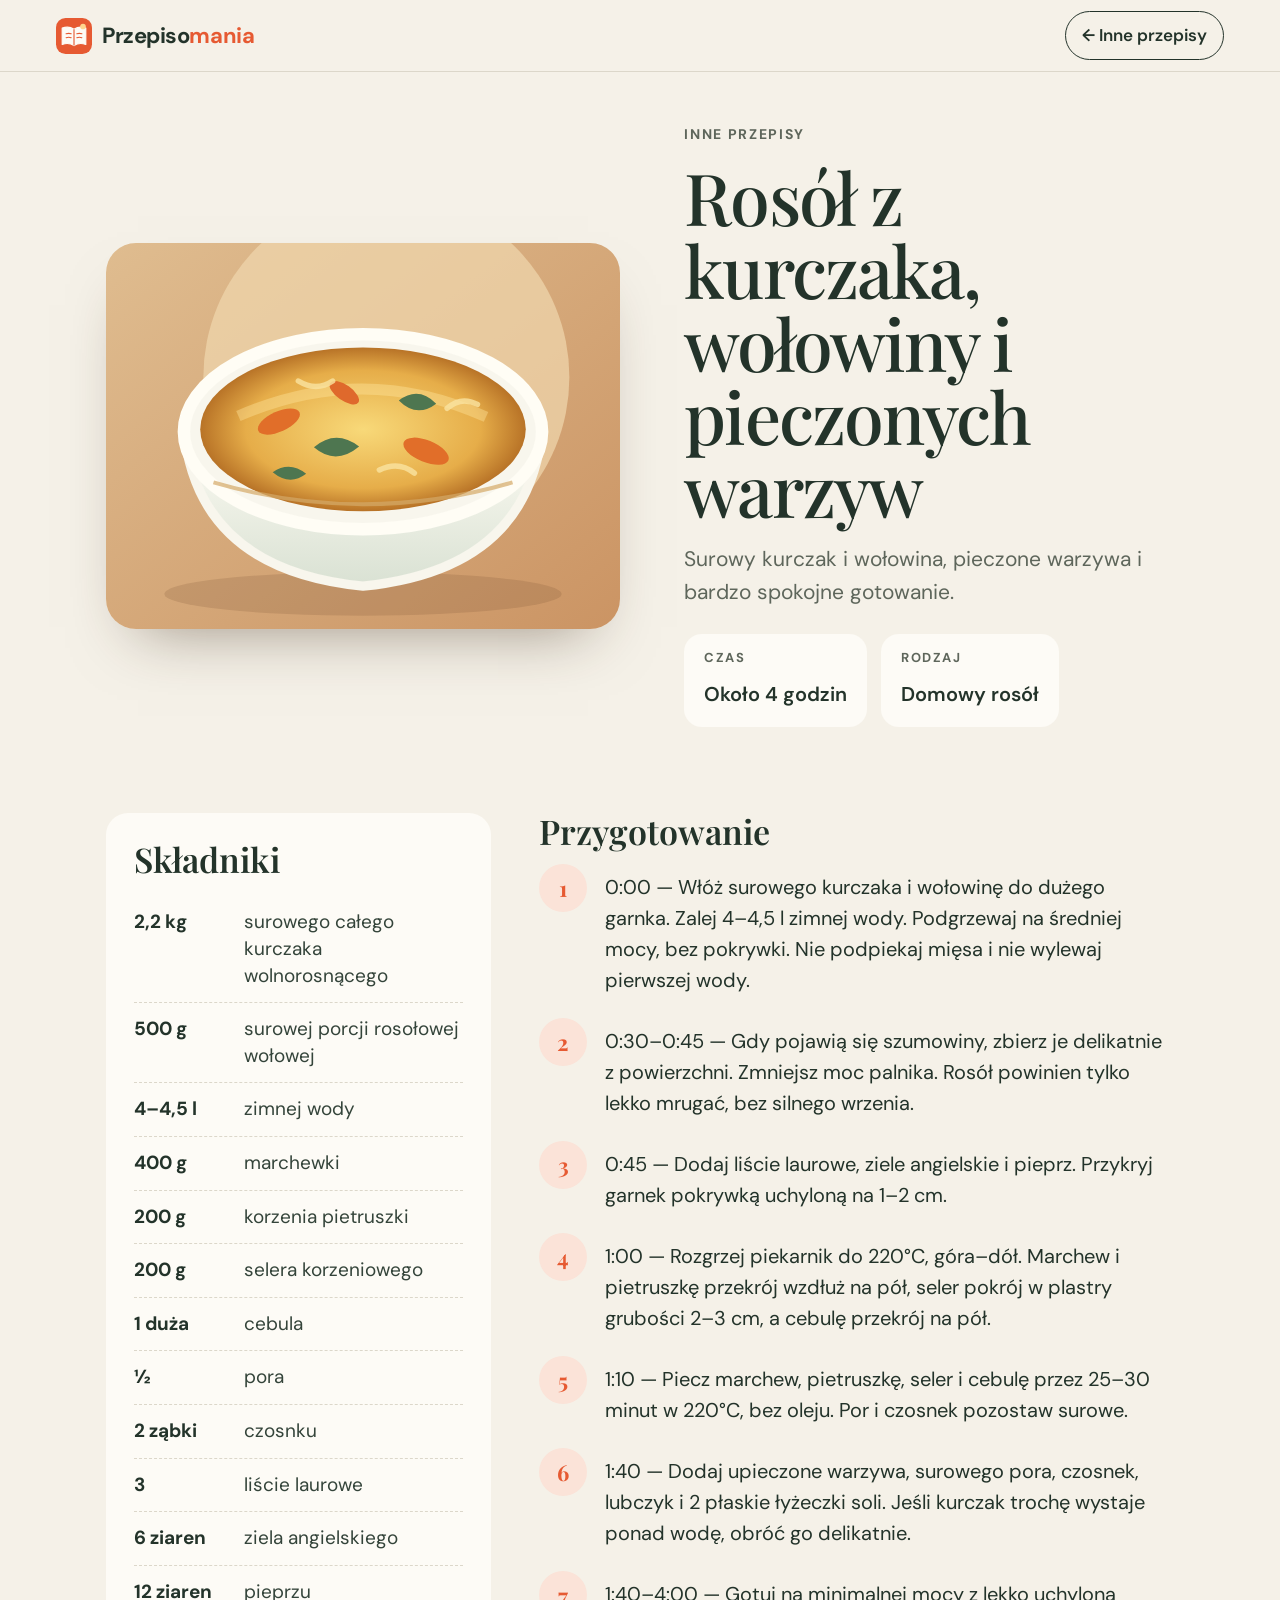
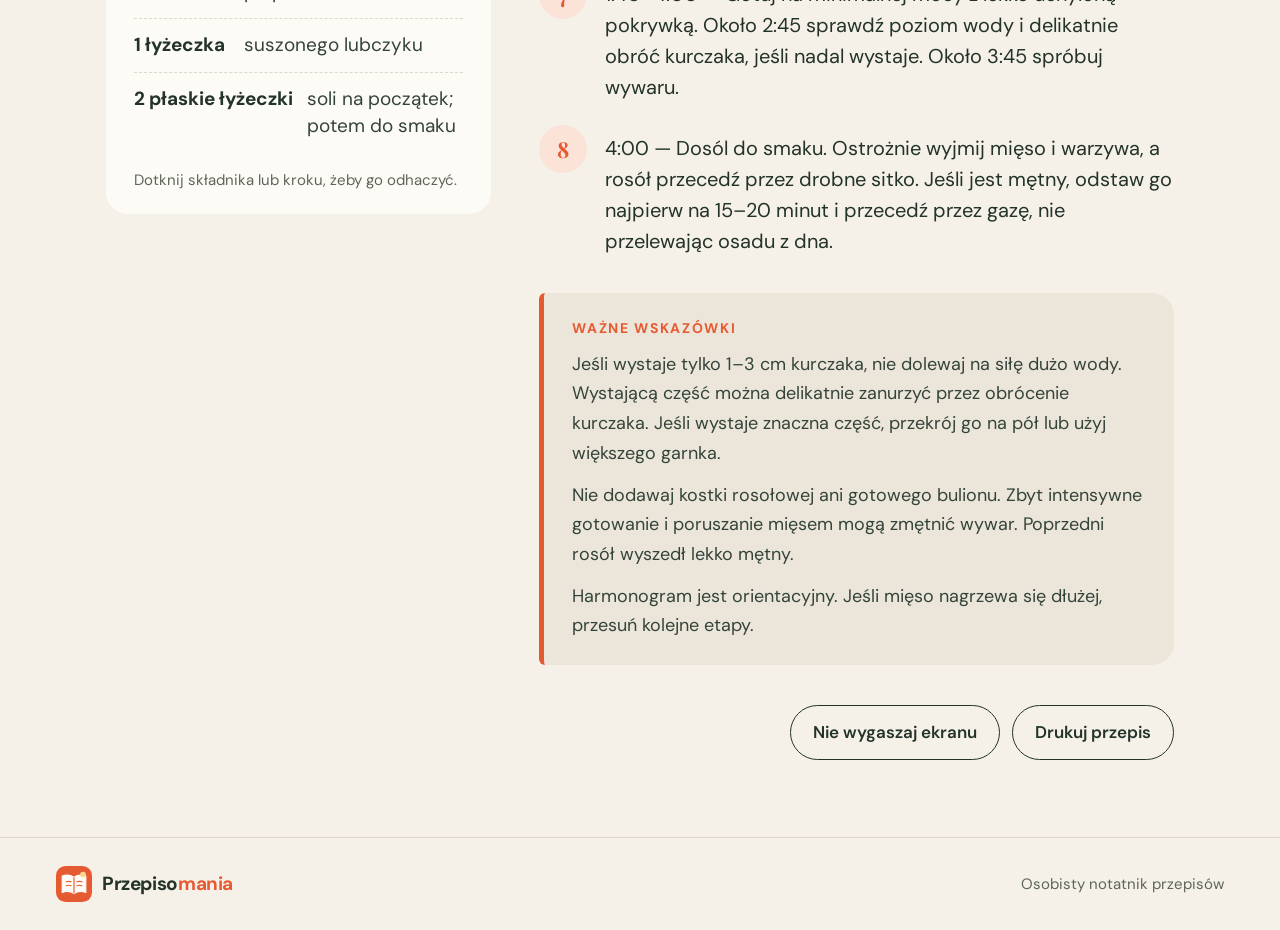
<file: przepis/rosol.html>
<!doctype html>
<html lang="pl">
<head>
  <meta charset="utf-8">
  <meta name="viewport" content="width=device-width, initial-scale=1">
  <meta name="robots" content="noindex, nofollow">
  <meta name="theme-color" content="#f5f1e8">
  <meta name="description" content="Surowy kurczak i wołowina, pieczone warzywa i bardzo spokojne gotowanie.">
  <title>Rosół z kurczaka, wołowiny i pieczonych warzyw — Przepisomania</title>
  <link rel="icon" href="/logo.svg" type="image/svg+xml">
  <link rel="preconnect" href="https://fonts.googleapis.com">
  <link rel="preconnect" href="https://fonts.gstatic.com" crossorigin>
  <link href="https://fonts.googleapis.com/css2?family=DM+Sans:opsz,wght@9..40,400;9..40,500;9..40,600;9..40,700&family=Playfair+Display:ital,wght@0,500;0,600;0,700;1,500&display=swap" rel="stylesheet">
  <link rel="stylesheet" href="/style.css">
</head>
<body class="is-recipe">

  <header class="topbar">
    <a class="brand" href="/" aria-label="Przepisomania, strona główna"><img class="brand-logo" src="/logo.svg" alt="" width="36" height="36"><span>Przepiso<em>mania</em></span></a>
    <a class="back" href="/#inne-przepisy"><span aria-hidden="true">←</span> Inne przepisy</a>
  </header>
  <main class="recipe-page">
    <article class="recipe" id="rosol">
    <header class="recipe-hero">
      <div class="recipe-art"><img src="/img/rosol.svg" alt="Ilustracja: Rosół z kurczaka i wołowiny" width="800" height="600"></div>
      <div class="recipe-intro">
        <p class="eyebrow">Inne przepisy</p>
        <h1 class="recipe-title">Rosół z kurczaka, wołowiny i pieczonych warzyw</h1>
        <p class="recipe-lede">Surowy kurczak i wołowina, pieczone warzywa i bardzo spokojne gotowanie.</p>
        <div class="recipe-facts">
          <div class="fact"><span class="fact-label">Czas</span><span class="fact-value">Około 4 godzin</span></div>
          <div class="fact"><span class="fact-label">Rodzaj</span><span class="fact-value">Domowy rosół</span></div>
        </div>
      </div>
    </header>



    <div class="recipe-body">
      <section class="panel ingredients">
        <h2>Składniki</h2>
        <ul class="ing-list">
          <li data-tick><span class="ing-amount">2,2 kg</span><span class="ing-item">surowego całego kurczaka wolnorosnącego</span></li>
          <li data-tick><span class="ing-amount">500 g</span><span class="ing-item">surowej porcji rosołowej wołowej</span></li>
          <li data-tick><span class="ing-amount">4–4,5 l</span><span class="ing-item">zimnej wody</span></li>
          <li data-tick><span class="ing-amount">400 g</span><span class="ing-item">marchewki</span></li>
          <li data-tick><span class="ing-amount">200 g</span><span class="ing-item">korzenia pietruszki</span></li>
          <li data-tick><span class="ing-amount">200 g</span><span class="ing-item">selera korzeniowego</span></li>
          <li data-tick><span class="ing-amount">1 duża</span><span class="ing-item">cebula</span></li>
          <li data-tick><span class="ing-amount">½</span><span class="ing-item">pora</span></li>
          <li data-tick><span class="ing-amount">2 ząbki</span><span class="ing-item">czosnku</span></li>
          <li data-tick><span class="ing-amount">3</span><span class="ing-item">liście laurowe</span></li>
          <li data-tick><span class="ing-amount">6 ziaren</span><span class="ing-item">ziela angielskiego</span></li>
          <li data-tick><span class="ing-amount">12 ziaren</span><span class="ing-item">pieprzu</span></li>
          <li data-tick><span class="ing-amount">1 łyżeczka</span><span class="ing-item">suszonego lubczyku</span></li>
          <li data-tick><span class="ing-amount">2 płaskie łyżeczki</span><span class="ing-item">soli na początek; potem do smaku</span></li>
        </ul>
        <p class="hint">Dotknij składnika lub kroku, żeby go odhaczyć.</p>
      </section>
      <section class="method">
        <h2>Przygotowanie</h2>
        <ol class="steps">
          <li data-tick><span>0:00 — Włóż surowego kurczaka i wołowinę do dużego garnka. Zalej 4–4,5 l zimnej wody. Podgrzewaj na średniej mocy, bez pokrywki. Nie podpiekaj mięsa i nie wylewaj pierwszej wody.</span></li>
          <li data-tick><span>0:30–0:45 — Gdy pojawią się szumowiny, zbierz je delikatnie z powierzchni. Zmniejsz moc palnika. Rosół powinien tylko lekko mrugać, bez silnego wrzenia.</span></li>
          <li data-tick><span>0:45 — Dodaj liście laurowe, ziele angielskie i pieprz. Przykryj garnek pokrywką uchyloną na 1–2 cm.</span></li>
          <li data-tick><span>1:00 — Rozgrzej piekarnik do 220°C, góra–dół. Marchew i pietruszkę przekrój wzdłuż na pół, seler pokrój w plastry grubości 2–3 cm, a cebulę przekrój na pół.</span></li>
          <li data-tick><span>1:10 — Piecz marchew, pietruszkę, seler i cebulę przez 25–30 minut w 220°C, bez oleju. Por i czosnek pozostaw surowe.</span></li>
          <li data-tick><span>1:40 — Dodaj upieczone warzywa, surowego pora, czosnek, lubczyk i 2 płaskie łyżeczki soli. Jeśli kurczak trochę wystaje ponad wodę, obróć go delikatnie.</span></li>
          <li data-tick><span>1:40–4:00 — Gotuj na minimalnej mocy z lekko uchyloną pokrywką. Około 2:45 sprawdź poziom wody i delikatnie obróć kurczaka, jeśli nadal wystaje. Około 3:45 spróbuj wywaru.</span></li>
          <li data-tick><span>4:00 — Dosól do smaku. Ostrożnie wyjmij mięso i warzywa, a rosół przecedź przez drobne sitko. Jeśli jest mętny, odstaw go najpierw na 15–20 minut i przecedź przez gazę, nie przelewając osadu z dna.</span></li>
        </ol>
        <aside class="note">
          <h3>Ważne wskazówki</h3>
          <p>Jeśli wystaje tylko 1–3 cm kurczaka, nie dolewaj na siłę dużo wody. Wystającą część można delikatnie zanurzyć przez obrócenie kurczaka. Jeśli wystaje znaczna część, przekrój go na pół lub użyj większego garnka.</p>
          <p>Nie dodawaj kostki rosołowej ani gotowego bulionu. Zbyt intensywne gotowanie i poruszanie mięsem mogą zmętnić wywar. Poprzedni rosół wyszedł lekko mętny.</p>
          <p>Harmonogram jest orientacyjny. Jeśli mięso nagrzewa się dłużej, przesuń kolejne etapy.</p>
        </aside>
      </section>
    </div>
  </article>
    <div class="tools">
      <button class="button-ghost" type="button" data-wake hidden>Nie wygaszaj ekranu</button>
      <button class="button-ghost" type="button" data-print>Drukuj przepis</button>
    </div>
    
  </main>
  <footer class="footer"><a class="brand" href="/" aria-label="Przepisomania, strona główna"><img class="brand-logo" src="/logo.svg" alt="" width="36" height="36"><span>Przepiso<em>mania</em></span></a><p>Osobisty notatnik przepisów</p></footer>
  <script src="/app.js" defer></script>
</body>
</html>
</file>
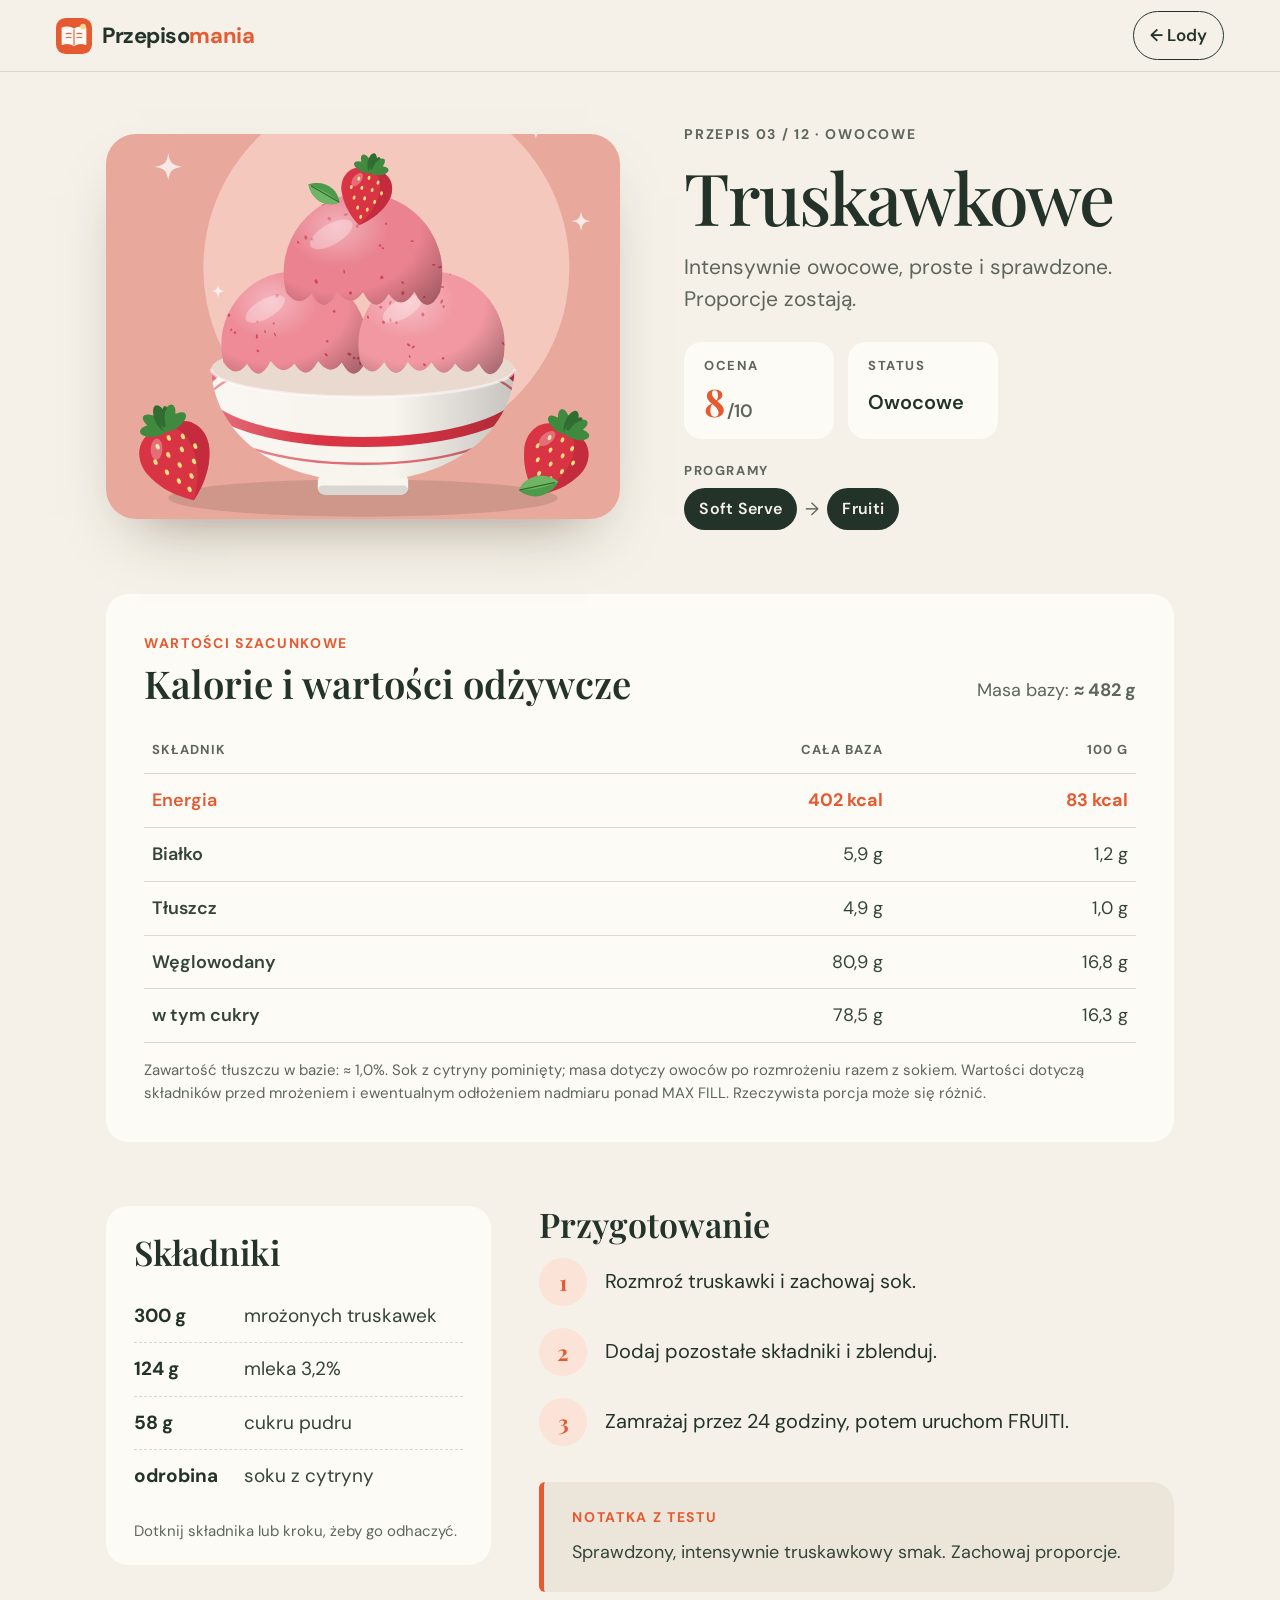
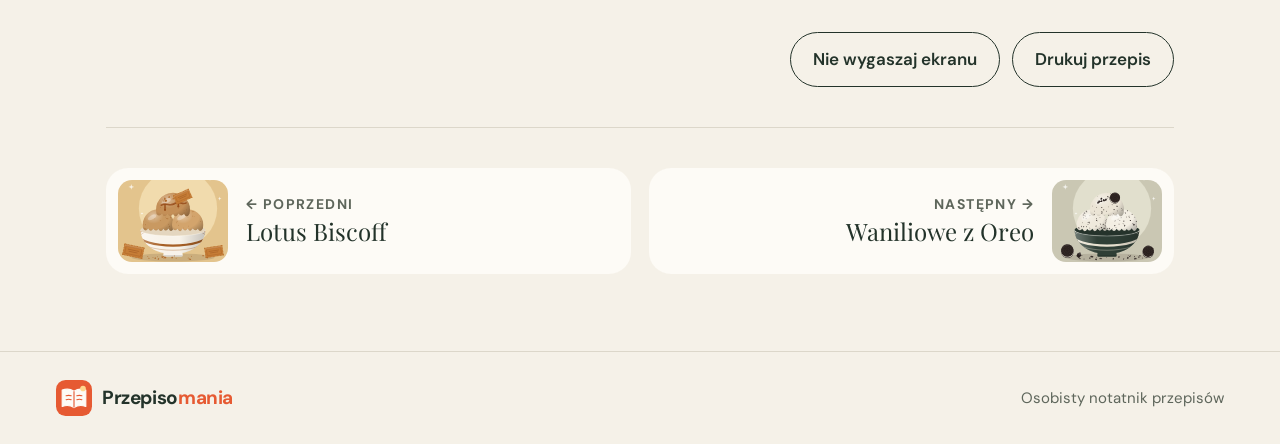
<file: przepis/truskawkowe.html>
<!doctype html>
<html lang="pl">
<head>
  <meta charset="utf-8">
  <meta name="viewport" content="width=device-width, initial-scale=1">
  <meta name="robots" content="noindex, nofollow">
  <meta name="theme-color" content="#f5f1e8">
  <meta name="description" content="Intensywnie owocowe, proste i sprawdzone. Proporcje zostają.">
  <title>Truskawkowe — Przepisomania</title>
  <link rel="icon" href="/logo.svg" type="image/svg+xml">
  <link rel="preconnect" href="https://fonts.googleapis.com">
  <link rel="preconnect" href="https://fonts.gstatic.com" crossorigin>
  <link href="https://fonts.googleapis.com/css2?family=DM+Sans:opsz,wght@9..40,400;9..40,500;9..40,600;9..40,700&family=Playfair+Display:ital,wght@0,500;0,600;0,700;1,500&display=swap" rel="stylesheet">
  <link rel="stylesheet" href="/style.css">
</head>
<body class="is-recipe">

  <header class="topbar">
    <a class="brand" href="/" aria-label="Przepisomania, strona główna"><img class="brand-logo" src="/logo.svg" alt="" width="36" height="36"><span>Przepiso<em>mania</em></span></a>
    <a class="back" href="/#przepisy"><span aria-hidden="true">←</span> Lody</a>
  </header>
  <main class="recipe-page">
    <article class="recipe" id="truskawkowe">
    <header class="recipe-hero">
      <div class="recipe-art"><img src="/img/truskawkowe.svg" alt="Ilustracja: Truskawkowe" width="800" height="600"></div>
      <div class="recipe-intro">
        <p class="eyebrow">Przepis 03 / 12 · Owocowe</p>
        <h1 class="recipe-title">Truskawkowe</h1>
        <p class="recipe-lede">Intensywnie owocowe, proste i sprawdzone. Proporcje zostają.</p>
        <div class="recipe-facts">
          <div class="fact"><span class="fact-label">Ocena</span><span class="score">8<small>/10</small></span></div>
          <div class="fact"><span class="fact-label">Status</span><span class="fact-value">Owocowe</span></div>
        </div>
        <div class="programs"><span class="fact-label">Programy</span><div class="chips"><span class="chip">Soft Serve</span><span class="chip-arrow" aria-hidden="true">→</span><span class="chip">Fruiti</span></div></div>
      </div>
    </header>

<section class="nutrition" aria-labelledby="nutrition-truskawkowe">
    <div class="nutrition-head">
      <div><p class="eyebrow">Wartości szacunkowe</p><h2 id="nutrition-truskawkowe">Kalorie i wartości odżywcze</h2></div>
      <p>Masa bazy: <strong>≈ 482 g</strong></p>
    </div>
    <div class="nutrition-table-wrap"><table class="nutrition-table">
      <thead><tr><th scope="col">Składnik</th><th scope="col">Cała baza</th><th scope="col">100 g</th></tr></thead>
      <tbody><tr><th scope="row">Energia</th><td>402 kcal</td><td>83 kcal</td></tr><tr><th scope="row">Białko</th><td>5,9 g</td><td>1,2 g</td></tr><tr><th scope="row">Tłuszcz</th><td>4,9 g</td><td>1,0 g</td></tr><tr><th scope="row">Węglowodany</th><td>80,9 g</td><td>16,8 g</td></tr><tr><th scope="row">w tym cukry</th><td>78,5 g</td><td>16,3 g</td></tr></tbody>
    </table></div>
    <p class="nutrition-note">Zawartość tłuszczu w bazie: ≈ 1,0%. Sok z cytryny pominięty; masa dotyczy owoców po rozmrożeniu razem z sokiem. Wartości dotyczą składników przed mrożeniem i ewentualnym odłożeniem nadmiaru ponad MAX FILL. Rzeczywista porcja może się różnić.</p>
  </section>

    <div class="recipe-body">
      <section class="panel ingredients">
        <h2>Składniki</h2>
        <ul class="ing-list">
          <li data-tick><span class="ing-amount">300 g</span><span class="ing-item">mrożonych truskawek</span></li>
          <li data-tick><span class="ing-amount">124 g</span><span class="ing-item">mleka 3,2%</span></li>
          <li data-tick><span class="ing-amount">58 g</span><span class="ing-item">cukru pudru</span></li>
          <li data-tick><span class="ing-amount">odrobina</span><span class="ing-item">soku z cytryny</span></li>
        </ul>
        <p class="hint">Dotknij składnika lub kroku, żeby go odhaczyć.</p>
      </section>
      <section class="method">
        <h2>Przygotowanie</h2>
        <ol class="steps">
          <li data-tick><span>Rozmroź truskawki i zachowaj sok.</span></li>
          <li data-tick><span>Dodaj pozostałe składniki i zblenduj.</span></li>
          <li data-tick><span>Zamrażaj przez 24 godziny, potem uruchom FRUITI.</span></li>
        </ol>
        <aside class="note">
          <h3>Notatka z testu</h3>
          <p>Sprawdzony, intensywnie truskawkowy smak. Zachowaj proporcje.</p>
        </aside>
      </section>
    </div>
  </article>
    <div class="tools">
      <button class="button-ghost" type="button" data-wake hidden>Nie wygaszaj ekranu</button>
      <button class="button-ghost" type="button" data-print>Drukuj przepis</button>
    </div>
    <nav class="pager" aria-label="Pozostałe przepisy w kategorii">
      <a class="pager-link" href="/przepis/lotus"><img src="/img/lotus.svg" alt="" width="800" height="600" loading="lazy"><span><small>← Poprzedni</small>Lotus Biscoff</span></a>
      <a class="pager-link is-next" href="/przepis/oreo"><span><small>Następny →</small>Waniliowe z Oreo</span><img src="/img/oreo.svg" alt="" width="800" height="600" loading="lazy"></a>
    </nav>
  </main>
  <footer class="footer"><a class="brand" href="/" aria-label="Przepisomania, strona główna"><img class="brand-logo" src="/logo.svg" alt="" width="36" height="36"><span>Przepiso<em>mania</em></span></a><p>Osobisty notatnik przepisów</p></footer>
  <script src="/app.js" defer></script>
</body>
</html>
</file>
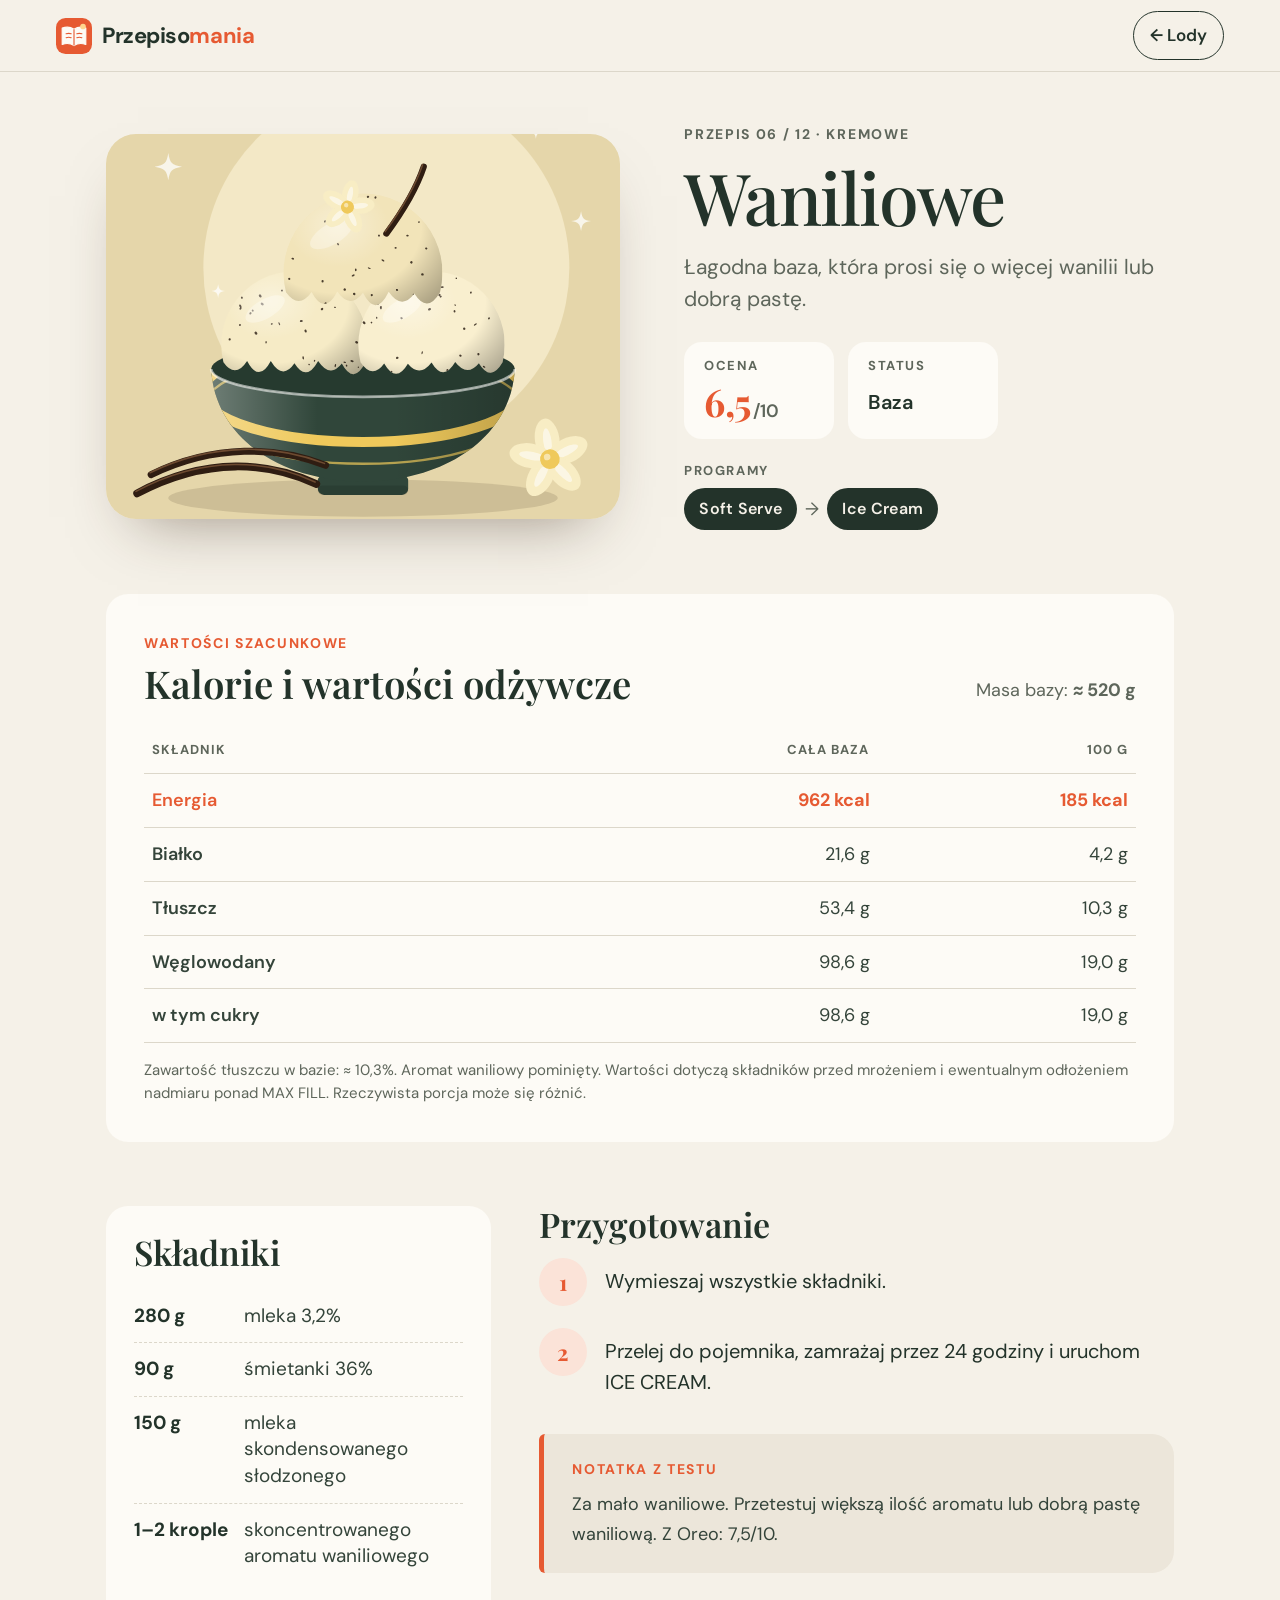
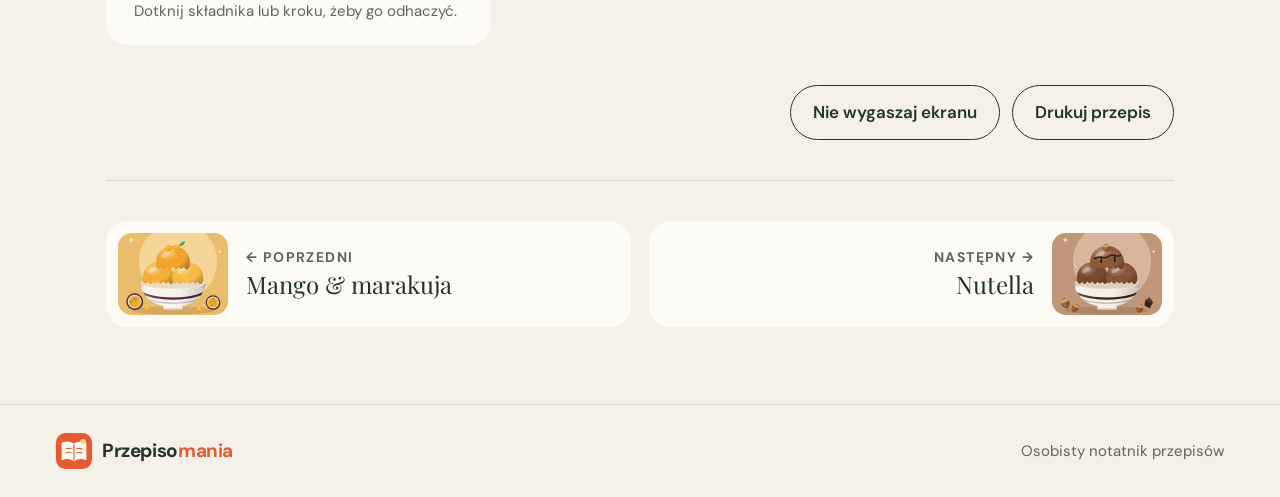
<file: przepis/wanilia.html>
<!doctype html>
<html lang="pl">
<head>
  <meta charset="utf-8">
  <meta name="viewport" content="width=device-width, initial-scale=1">
  <meta name="robots" content="noindex, nofollow">
  <meta name="theme-color" content="#f5f1e8">
  <meta name="description" content="Łagodna baza, która prosi się o więcej wanilii lub dobrą pastę.">
  <title>Waniliowe — Przepisomania</title>
  <link rel="icon" href="/logo.svg" type="image/svg+xml">
  <link rel="preconnect" href="https://fonts.googleapis.com">
  <link rel="preconnect" href="https://fonts.gstatic.com" crossorigin>
  <link href="https://fonts.googleapis.com/css2?family=DM+Sans:opsz,wght@9..40,400;9..40,500;9..40,600;9..40,700&family=Playfair+Display:ital,wght@0,500;0,600;0,700;1,500&display=swap" rel="stylesheet">
  <link rel="stylesheet" href="/style.css">
</head>
<body class="is-recipe">

  <header class="topbar">
    <a class="brand" href="/" aria-label="Przepisomania, strona główna"><img class="brand-logo" src="/logo.svg" alt="" width="36" height="36"><span>Przepiso<em>mania</em></span></a>
    <a class="back" href="/#przepisy"><span aria-hidden="true">←</span> Lody</a>
  </header>
  <main class="recipe-page">
    <article class="recipe" id="wanilia">
    <header class="recipe-hero">
      <div class="recipe-art"><img src="/img/wanilia.svg" alt="Ilustracja: Waniliowe" width="800" height="600"></div>
      <div class="recipe-intro">
        <p class="eyebrow">Przepis 06 / 12 · Kremowe</p>
        <h1 class="recipe-title">Waniliowe</h1>
        <p class="recipe-lede">Łagodna baza, która prosi się o więcej wanilii lub dobrą pastę.</p>
        <div class="recipe-facts">
          <div class="fact"><span class="fact-label">Ocena</span><span class="score">6,5<small>/10</small></span></div>
          <div class="fact"><span class="fact-label">Status</span><span class="fact-value">Baza</span></div>
        </div>
        <div class="programs"><span class="fact-label">Programy</span><div class="chips"><span class="chip">Soft Serve</span><span class="chip-arrow" aria-hidden="true">→</span><span class="chip">Ice Cream</span></div></div>
      </div>
    </header>

<section class="nutrition" aria-labelledby="nutrition-wanilia">
    <div class="nutrition-head">
      <div><p class="eyebrow">Wartości szacunkowe</p><h2 id="nutrition-wanilia">Kalorie i wartości odżywcze</h2></div>
      <p>Masa bazy: <strong>≈ 520 g</strong></p>
    </div>
    <div class="nutrition-table-wrap"><table class="nutrition-table">
      <thead><tr><th scope="col">Składnik</th><th scope="col">Cała baza</th><th scope="col">100 g</th></tr></thead>
      <tbody><tr><th scope="row">Energia</th><td>962 kcal</td><td>185 kcal</td></tr><tr><th scope="row">Białko</th><td>21,6 g</td><td>4,2 g</td></tr><tr><th scope="row">Tłuszcz</th><td>53,4 g</td><td>10,3 g</td></tr><tr><th scope="row">Węglowodany</th><td>98,6 g</td><td>19,0 g</td></tr><tr><th scope="row">w tym cukry</th><td>98,6 g</td><td>19,0 g</td></tr></tbody>
    </table></div>
    <p class="nutrition-note">Zawartość tłuszczu w bazie: ≈ 10,3%. Aromat waniliowy pominięty. Wartości dotyczą składników przed mrożeniem i ewentualnym odłożeniem nadmiaru ponad MAX FILL. Rzeczywista porcja może się różnić.</p>
  </section>

    <div class="recipe-body">
      <section class="panel ingredients">
        <h2>Składniki</h2>
        <ul class="ing-list">
          <li data-tick><span class="ing-amount">280 g</span><span class="ing-item">mleka 3,2%</span></li>
          <li data-tick><span class="ing-amount">90 g</span><span class="ing-item">śmietanki 36%</span></li>
          <li data-tick><span class="ing-amount">150 g</span><span class="ing-item">mleka skondensowanego słodzonego</span></li>
          <li data-tick><span class="ing-amount">1–2 krople</span><span class="ing-item">skoncentrowanego aromatu waniliowego</span></li>
        </ul>
        <p class="hint">Dotknij składnika lub kroku, żeby go odhaczyć.</p>
      </section>
      <section class="method">
        <h2>Przygotowanie</h2>
        <ol class="steps">
          <li data-tick><span>Wymieszaj wszystkie składniki.</span></li>
          <li data-tick><span>Przelej do pojemnika, zamrażaj przez 24 godziny i uruchom ICE CREAM.</span></li>
        </ol>
        <aside class="note">
          <h3>Notatka z testu</h3>
          <p>Za mało waniliowe. Przetestuj większą ilość aromatu lub dobrą pastę waniliową. Z Oreo: 7,5/10.</p>
        </aside>
      </section>
    </div>
  </article>
    <div class="tools">
      <button class="button-ghost" type="button" data-wake hidden>Nie wygaszaj ekranu</button>
      <button class="button-ghost" type="button" data-print>Drukuj przepis</button>
    </div>
    <nav class="pager" aria-label="Pozostałe przepisy w kategorii">
      <a class="pager-link" href="/przepis/mango"><img src="/img/mango.svg" alt="" width="800" height="600" loading="lazy"><span><small>← Poprzedni</small>Mango &amp; marakuja</span></a>
      <a class="pager-link is-next" href="/przepis/nutella"><span><small>Następny →</small>Nutella</span><img src="/img/nutella.svg" alt="" width="800" height="600" loading="lazy"></a>
    </nav>
  </main>
  <footer class="footer"><a class="brand" href="/" aria-label="Przepisomania, strona główna"><img class="brand-logo" src="/logo.svg" alt="" width="36" height="36"><span>Przepiso<em>mania</em></span></a><p>Osobisty notatnik przepisów</p></footer>
  <script src="/app.js" defer></script>
</body>
</html>
</file>
<file: style.css>
:root {
  --paper: #f5f1e8;
  --card: #fdfbf6;
  --soft: #ece6da;
  --ink: #23332a;
  --text: #34443a;
  --muted: #5e665b;
  --line: #dcd7ca;
  --orange: #e65a32;
  --orange-soft: #fbe3d8;
  --green: #293a31;
  --serif: "Playfair Display", Georgia, serif;
  --sans: "DM Sans", system-ui, -apple-system, Arial, sans-serif;
  --radius: 22px;
  --gutter: clamp(18px, 5vw, 56px);
}

* { box-sizing: border-box; }
html { scroll-behavior: smooth; scroll-padding-top: 90px; -webkit-text-size-adjust: 100%; }
body {
  margin: 0;
  background: var(--paper);
  color: var(--text);
  font-family: var(--sans);
  font-size: 18px;
  line-height: 1.6;
  -webkit-font-smoothing: antialiased;
}
img { display: block; max-width: 100%; height: auto; }
a { color: inherit; }
h1, h2, h3 { color: var(--ink); }
button { font: inherit; }
[hidden] { display: none !important; }

.eyebrow {
  margin: 0 0 14px;
  color: var(--muted);
  font-size: 14px;
  font-weight: 700;
  letter-spacing: .12em;
  text-transform: uppercase;
}
.eyebrow .dot { display: inline-block; width: 9px; height: 9px; border-radius: 50%; background: var(--orange); margin-right: 10px; vertical-align: 1px; }

/* ---------- pasek ---------- */
.topbar {
  position: sticky; top: 0; z-index: 10;
  display: flex; align-items: center; justify-content: space-between; gap: 16px;
  min-height: 72px; padding: 0 var(--gutter);
  background: rgba(245, 241, 232, .94);
  backdrop-filter: blur(12px);
  border-bottom: 1px solid var(--line);
}
.brand { display: inline-flex; align-items: center; gap: 10px; text-decoration: none; color: var(--ink); font-size: 22px; font-weight: 700; letter-spacing: -.02em; }
.brand em { font-style: normal; color: var(--orange); }
.brand-logo { width: 36px; height: 36px; flex: none; }
.topnav { display: flex; gap: 8px; }
.topnav a, .back {
  text-decoration: none; color: var(--ink); font-size: 17px; font-weight: 600;
  padding: 10px 16px; border-radius: 999px;
}
.topnav a:hover, .back:hover { background: var(--soft); }
.back { border: 1.5px solid var(--ink); }

/* ---------- kategorie ---------- */
.category-tabs { display: flex; gap: 10px; max-width: 1240px; margin: 0 auto; padding: 24px var(--gutter) 0; }
.category-tab { border: 1.5px solid var(--line); border-radius: 999px; background: var(--card); color: var(--ink); padding: 11px 22px; font-weight: 700; cursor: pointer; }
.category-tab span { color: var(--muted); font-size: 15px; margin-left: 5px; }
.category-tab:hover { border-color: var(--ink); }
.category-tab.is-active { background: var(--ink); border-color: var(--ink); color: var(--paper); }
.category-tab.is-active span { color: #c4cbbf; }
.category-tab:focus-visible { outline: 3px solid var(--orange); outline-offset: 3px; }
.other-section { min-height: 65vh; }
.other-section .section-head h1 { font-family: var(--serif); font-weight: 500; font-size: clamp(42px, 5vw, 60px); line-height: 1; letter-spacing: -.02em; margin: 0; }
.other-intro { color: var(--muted); font-size: 20px; margin: 0 0 30px; }

/* ---------- przyciski ---------- */
.button-ghost, .button-solid {
  display: inline-flex; align-items: center; gap: 8px;
  padding: 13px 22px; border-radius: 999px; cursor: pointer;
  font-size: 17px; font-weight: 600; text-decoration: none;
  border: 1.5px solid var(--ink); background: transparent; color: var(--ink);
}
.button-ghost:hover, .button-solid { background: var(--ink); color: var(--paper); }
.button-solid:hover { background: var(--orange); border-color: var(--orange); }
.button-ghost[aria-pressed="true"] { background: var(--orange); border-color: var(--orange); color: #fff; }

/* ---------- hero ---------- */
.hero {
  display: grid; grid-template-columns: 1fr 1.05fr; gap: clamp(28px, 5vw, 72px); align-items: center;
  max-width: 1240px; margin: 0 auto; padding: clamp(36px, 6vw, 80px) var(--gutter);
}
.hero h1 { font-family: var(--serif); font-weight: 500; font-size: clamp(52px, 7vw, 96px); line-height: .98; letter-spacing: -.03em; margin: 0; }
.hero h1 i, .rules h2 i { color: var(--orange); }
.hero-lede { font-size: 21px; line-height: 1.6; max-width: 460px; margin: 24px 0 32px; color: var(--muted); }
.hero-meta { display: flex; flex-wrap: wrap; gap: 14px 36px; margin: 0; }
.hero-meta div { border-left: 2px solid var(--line); padding-left: 16px; }
.hero-meta dt { font-size: 14px; color: var(--muted); text-transform: uppercase; letter-spacing: .1em; font-weight: 600; }
.hero-meta dd { margin: 2px 0 0; font-family: var(--serif); font-size: 34px; color: var(--ink); line-height: 1.2; }
.hero-meta dd a { text-decoration: none; border-bottom: 2px solid var(--orange); }
.hero-art { position: relative; display: block; border-radius: 32px; overflow: hidden; box-shadow: 0 30px 60px -30px rgba(60, 40, 20, .45); transition: transform .3s; }
.hero-art:hover { transform: rotate(-1deg) scale(1.01); }
.hero-badge {
  position: absolute; left: 20px; bottom: 20px;
  background: var(--card); color: var(--ink); font-weight: 700; font-size: 16px;
  padding: 9px 16px; border-radius: 999px;
}

/* ---------- sekcje ---------- */
.section { max-width: 1240px; margin: 0 auto; padding: clamp(48px, 7vw, 96px) var(--gutter); }
.section-head { display: flex; align-items: end; justify-content: space-between; gap: 20px; flex-wrap: wrap; margin-bottom: 28px; }
.section-head h2 { font-family: var(--serif); font-weight: 500; font-size: clamp(42px, 5vw, 60px); line-height: 1; letter-spacing: -.02em; margin: 0; }

.search { display: flex; align-items: center; gap: 10px; background: var(--card); border: 1.5px solid var(--line); border-radius: 999px; padding: 6px 20px; min-width: min(100%, 340px); }
.search:focus-within { border-color: var(--ink); }
.search span { font-size: 26px; color: var(--muted); }
.search input { border: 0; outline: 0; background: transparent; font: 18px var(--sans); color: var(--ink); padding: 8px 0; width: 100%; }

.filters { display: flex; flex-wrap: wrap; gap: 10px; margin-bottom: 30px; }
.filter { border: 1.5px solid var(--line); background: transparent; color: var(--ink); border-radius: 999px; padding: 10px 20px; font-size: 17px; font-weight: 500; cursor: pointer; }
.filter span { color: var(--muted); margin-left: 6px; font-size: 15px; }
.filter:hover { border-color: var(--ink); }
.filter.is-active { background: var(--ink); border-color: var(--ink); color: var(--paper); }
.filter.is-active span { color: #c4cbbf; }

/* ---------- karty ---------- */
.recipe-grid { display: grid; grid-template-columns: repeat(3, 1fr); gap: 28px; }
.recipe-card {
  display: flex; flex-direction: column; text-decoration: none; color: inherit;
  background: var(--card); border-radius: var(--radius); overflow: hidden;
  box-shadow: 0 1px 0 var(--line); transition: transform .25s, box-shadow .25s;
}
.recipe-card:hover { transform: translateY(-5px); box-shadow: 0 22px 40px -22px rgba(44, 47, 36, .4); }
.recipe-card[hidden] { display: none; }
.card-art { display: block; aspect-ratio: 4 / 3; overflow: hidden; }
.card-art img { width: 100%; height: 100%; object-fit: cover; transition: transform .4s; }
.recipe-card:hover .card-art img { transform: scale(1.04); }
.card-body { display: flex; flex-direction: column; flex: 1; padding: 22px 24px 22px; }
.card-top { display: flex; align-items: center; justify-content: space-between; gap: 12px; }
.card-tag { font-size: 14px; font-weight: 700; letter-spacing: .1em; text-transform: uppercase; color: var(--muted); }
.card-title { font-family: var(--serif); font-size: 30px; font-weight: 600; line-height: 1.15; color: var(--ink); margin: 12px 0 8px; }
.card-lede { font-size: 17px; line-height: 1.55; color: var(--muted); margin-bottom: 20px; }
.card-foot { margin-top: auto; display: flex; align-items: center; justify-content: space-between; gap: 12px; flex-wrap: wrap; border-top: 1px solid var(--line); padding-top: 16px; font-size: 15px; font-weight: 600; color: var(--muted); }
.card-nutrition { display: block; margin: auto 0 14px; font-size: 16px; font-weight: 700; color: var(--orange); }
.card-go { color: var(--ink); }
.recipe-card:hover .card-go { color: var(--orange); }

.score { font-family: var(--serif); font-size: 26px; font-weight: 700; color: var(--orange); line-height: 1; white-space: nowrap; }
.score small { font-family: var(--sans); font-size: 15px; font-weight: 600; color: var(--muted); margin-left: 2px; }
.score.pending { font-family: var(--sans); font-size: 15px; font-weight: 700; color: #8a6c4c; background: #f1e3cf; padding: 6px 12px; border-radius: 999px; }

.empty { font-size: 19px; color: var(--muted); padding: 30px 0; }

/* ---------- ranking ---------- */
.rank { list-style: none; margin: 0; padding: 0; border-top: 2px solid var(--ink); }
.rank-row { display: grid; grid-template-columns: 56px 84px 1fr auto; align-items: center; gap: 18px; padding: 14px 10px; text-decoration: none; border-bottom: 1px solid var(--line); transition: background .2s; }
.rank-row:hover { background: rgba(255, 255, 255, .55); }
.rank-row.is-best { background: var(--soft); }
.rank-no { font-family: var(--serif); font-size: 22px; color: var(--muted); }
.is-best .rank-no { color: var(--orange); }
.rank-thumb { width: 84px; height: 63px; border-radius: 12px; object-fit: cover; }
.rank-name { font-family: var(--serif); font-size: 25px; color: var(--ink); line-height: 1.2; }
.rank-name small { display: inline-block; font-family: var(--sans); font-size: 14px; font-weight: 700; letter-spacing: .1em; text-transform: uppercase; color: var(--orange); margin-left: 10px; vertical-align: 3px; }

/* ---------- zasady ---------- */
.rules { background: var(--green); color: #e9ece4; padding: clamp(56px, 8vw, 100px) var(--gutter); }
.rules-inner { max-width: 1140px; margin: 0 auto; display: grid; grid-template-columns: .9fr 1.1fr; gap: clamp(32px, 7vw, 90px); }
.rules .eyebrow { color: #aab5a6; }
.rules h2 { color: #f7f3ea; font-family: var(--serif); font-weight: 500; font-size: clamp(44px, 5vw, 62px); line-height: 1.04; letter-spacing: -.02em; margin: 0; }
.rules h2 i { color: #f28b67; }
.rules-intro { color: #c3cabe; font-size: 19px; margin-top: 20px; }
.rules-list { list-style: none; margin: 0; padding: 0; }
.rules-list li { display: grid; grid-template-columns: 48px 1fr; gap: 12px; padding: 18px 0; border-bottom: 1px solid rgba(245, 241, 232, .18); }
.rules-list span { font-family: var(--serif); font-size: 22px; color: #f28b67; line-height: 1.3; }
.rules-list p { margin: 0; font-size: 19px; line-height: 1.55; }

.footer { display: flex; align-items: center; justify-content: space-between; gap: 12px 24px; flex-wrap: wrap; padding: 28px var(--gutter); border-top: 1px solid var(--line); }
.footer p { margin: 0; font-size: 15px; color: var(--muted); }
.footer .brand { font-size: 19px; }

/* ---------- strona przepisu ---------- */
.recipe-page, .book { max-width: 1180px; margin: 0 auto; padding: clamp(24px, 4vw, 56px) var(--gutter) clamp(48px, 6vw, 80px); }
.recipe-hero { display: grid; grid-template-columns: 1.05fr 1fr; gap: clamp(24px, 5vw, 64px); align-items: center; }
.recipe-art { border-radius: 30px; overflow: hidden; box-shadow: 0 30px 60px -32px rgba(60, 40, 20, .5); }
.recipe-art img { width: 100%; }
.recipe-title { font-family: var(--serif); font-weight: 500; font-size: clamp(44px, 5.6vw, 76px); line-height: 1.02; letter-spacing: -.025em; margin: 0; }
.recipe-lede { font-size: 21px; line-height: 1.55; color: var(--muted); margin: 18px 0 26px; }
.recipe-facts { display: flex; flex-wrap: wrap; gap: 14px; margin-bottom: 22px; }
.fact { background: var(--card); border-radius: 18px; padding: 14px 20px; min-width: 150px; }
.fact-label { display: block; font-size: 13px; font-weight: 700; letter-spacing: .12em; text-transform: uppercase; color: var(--muted); margin-bottom: 6px; }
.fact .score { font-size: 38px; }
.fact .score small { font-size: 18px; }
.fact-value { font-size: 20px; font-weight: 600; color: var(--ink); line-height: 1.9; }
.chips { display: flex; flex-wrap: wrap; align-items: center; gap: 8px; }
.chip { background: var(--ink); color: var(--paper); font-size: 16px; font-weight: 600; padding: 8px 15px; border-radius: 999px; letter-spacing: .02em; }
.chip-arrow { color: var(--muted); font-size: 18px; }
.program-note { margin: 10px 0 0; font-size: 16px; color: #8a6c4c; }

.nutrition { margin-top: clamp(36px, 5vw, 64px); padding: clamp(24px, 4vw, 38px); background: var(--card); border-radius: var(--radius); }
.nutrition-head { display: flex; align-items: end; justify-content: space-between; gap: 16px; flex-wrap: wrap; }
.nutrition-head .eyebrow { margin: 0 0 8px; color: var(--orange); }
.nutrition-head h2 { margin: 0; font-family: var(--serif); font-size: clamp(30px, 3vw, 42px); font-weight: 600; line-height: 1.1; }
.nutrition-head p:last-child { margin: 0; color: var(--muted); }
.nutrition-table-wrap { overflow-x: auto; margin-top: 24px; }
.nutrition-table { width: 100%; border-collapse: collapse; min-width: 440px; font-variant-numeric: tabular-nums; }
.nutrition-table th, .nutrition-table td { padding: 12px 8px; border-bottom: 1px solid var(--line); text-align: right; }
.nutrition-table th:first-child { text-align: left; }
.nutrition-table thead th { color: var(--muted); font-size: 13px; text-transform: uppercase; letter-spacing: .08em; }
.nutrition-table tbody th { font-weight: 600; }
.nutrition-table tbody tr:first-child { font-weight: 700; color: var(--orange); }
.nutrition-note { margin: 16px 0 0; font-size: 15px; line-height: 1.5; color: var(--muted); }
@media (max-width: 640px) {
  .nutrition-table { min-width: 0; table-layout: fixed; font-size: 14px; }
  .nutrition-table th, .nutrition-table td { padding: 10px 4px; }
  .nutrition-table th:first-child { width: 42%; }
  .nutrition-table thead th { font-size: 11px; letter-spacing: .04em; }
}

.recipe-body { display: grid; grid-template-columns: minmax(300px, .85fr) 1.4fr; gap: clamp(24px, 4vw, 48px); margin-top: clamp(36px, 5vw, 64px); align-items: start; }
.recipe-body h2 { font-family: var(--serif); font-weight: 600; font-size: 34px; margin: 0 0 18px; line-height: 1.1; }
.panel { background: var(--card); border-radius: var(--radius); padding: 28px 28px 22px; position: sticky; top: 96px; }
.ing-list { list-style: none; margin: 0; padding: 0; }
.ing-list li { display: grid; grid-template-columns: minmax(96px, auto) 1fr; gap: 14px; align-items: baseline; padding: 13px 0; border-bottom: 1px dashed var(--line); font-size: 19px; line-height: 1.4; }
.ing-list li:last-child { border-bottom: 0; }
.ing-amount { font-weight: 700; color: var(--ink); font-variant-numeric: tabular-nums; white-space: nowrap; }
.ing-item { color: var(--text); }
.hint { font-size: 15px; color: var(--muted); margin: 16px 0 0; }

[data-tick] { cursor: pointer; transition: opacity .2s; -webkit-tap-highlight-color: transparent; }
[data-tick].is-done { opacity: .42; }
[data-tick].is-done .ing-item, [data-tick].is-done > span { text-decoration: line-through; text-decoration-thickness: 2px; }

.steps { list-style: none; counter-reset: step; margin: 0; padding: 0; }
.steps li { counter-increment: step; display: grid; grid-template-columns: 48px 1fr; gap: 18px; align-items: start; padding: 4px 0 26px; font-size: 20px; line-height: 1.55; color: var(--ink); }
.steps li::before {
  content: counter(step); display: grid; place-items: center; width: 48px; height: 48px; border-radius: 50%;
  background: var(--orange-soft); color: var(--orange); font-family: var(--serif); font-size: 22px; font-weight: 700; margin-top: -8px;
}
.steps li.is-done::before { content: "✓"; background: var(--orange); color: #fff; font-family: var(--sans); }

.note { background: var(--soft); border-left: 5px solid var(--orange); border-radius: 6px var(--radius) var(--radius) 6px; padding: 24px 28px; margin-top: 10px; }
.note h3 { margin: 0 0 10px; font-size: 14px; font-weight: 700; letter-spacing: .12em; text-transform: uppercase; color: var(--orange); }
.note p { margin: 0; font-size: 18px; line-height: 1.65; }
.note p + p { margin-top: 12px; }

.tools { display: flex; flex-wrap: wrap; gap: 12px; justify-content: flex-end; margin-top: 40px; }

.pager { display: grid; grid-template-columns: 1fr 1fr; gap: 18px; margin-top: 40px; padding-top: 40px; border-top: 1px solid var(--line); }
.pager-link { display: flex; align-items: center; gap: 18px; text-decoration: none; background: var(--card); border-radius: var(--radius); padding: 12px; transition: transform .2s; }
.pager-link:hover { transform: translateY(-3px); }
.pager-link img { width: 110px; border-radius: 14px; flex-shrink: 0; }
.pager-link span { font-family: var(--serif); font-size: 24px; color: var(--ink); line-height: 1.2; }
.pager-link small { display: block; font-family: var(--sans); font-size: 14px; font-weight: 700; letter-spacing: .1em; text-transform: uppercase; color: var(--muted); margin-bottom: 4px; }
.pager-link.is-next { justify-content: flex-end; text-align: right; }

/* ---------- cała książka ---------- */
.book-head { display: flex; justify-content: space-between; align-items: center; flex-wrap: wrap; gap: 16px; margin-bottom: 40px; }
.book-head h1 { font-family: var(--serif); font-weight: 500; font-size: clamp(44px, 5vw, 64px); margin: 0; }
.book .recipe { padding-bottom: 72px; margin-bottom: 72px; border-bottom: 1px solid var(--line); }
.book .recipe-title { font-size: clamp(38px, 4.5vw, 58px); }
.book .panel { position: static; }

/* ---------- responsywność ---------- */
@media (max-width: 1000px) {
  .recipe-grid { grid-template-columns: repeat(2, 1fr); gap: 22px; }
  .recipe-hero { grid-template-columns: 1fr; }
  .recipe-art { max-width: 720px; }
  .recipe-body { grid-template-columns: 1fr; }
  .panel { position: static; }
}
@media (max-width: 760px) {
  .hero { grid-template-columns: 1fr; }
  .hero-art { order: -1; border-radius: 24px; }
  .hero-meta dd { font-size: 28px; }
  .rules-inner { grid-template-columns: 1fr; }
}
@media (max-width: 640px) {
  body { font-size: 17px; }
  .topbar { min-height: 62px; }
  .brand { font-size: 19px; }
  .topnav a { padding: 8px 10px; font-size: 16px; }
  .topnav a:last-child { display: none; }
  .back { font-size: 15px; padding: 8px 14px; }
  .category-tabs { gap: 7px; padding-top: 16px; }
  .category-tab { padding: 9px 15px; font-size: 15px; }
  .hero-lede, .recipe-lede { font-size: 19px; }
  .recipe-grid { grid-template-columns: 1fr; gap: 20px; }
  .search { width: 100%; }
  .filters { gap: 6px; }
  .filter { font-size: 15px; padding: 8px 13px; }
  .filter span { margin-left: 3px; font-size: 14px; }
  .card-title { font-size: 28px; }
  .rank-row { grid-template-columns: 34px 64px 1fr auto; gap: 12px; padding: 12px 4px; }
  .rank-thumb { width: 64px; height: 48px; border-radius: 10px; }
  .rank-name { font-size: 20px; }
  .rank-name small { display: block; margin: 4px 0 0; font-size: 12px; }
  .score { font-size: 22px; }
  .recipe-art { border-radius: 22px; }
  .recipe-facts { display: grid; grid-template-columns: 1fr 1.4fr; gap: 10px; }
  .fact { min-width: 0; padding: 12px 16px; }
  .fact .score { font-size: 32px; }
  .fact-value { font-size: 18px; line-height: 1.3; display: block; }
  .chip { font-size: 15px; padding: 7px 13px; }
  .panel { padding: 22px 20px 16px; }
  .ing-list li { grid-template-columns: 96px 1fr; gap: 12px; font-size: 18px; padding: 12px 0; }
  .ing-amount { white-space: normal; }
  .steps li { grid-template-columns: 40px 1fr; gap: 14px; font-size: 19px; }
  .steps li::before { width: 40px; height: 40px; font-size: 19px; margin-top: -5px; }
  .note { padding: 20px; }
  .tools { justify-content: stretch; }
  .tools .button-ghost { flex: 1; justify-content: center; }
  .pager { grid-template-columns: 1fr; }
  .pager-link img { width: 88px; }
  .pager-link span { font-size: 21px; }
}

/* ---------- druk ---------- */
@media print {
  @page { margin: 14mm; }
  body { background: #fff; font-size: 12pt; }
  .topbar, .footer, .tools, .pager, .hint, .book-head { display: none !important; }
  .recipe-page, .book { padding: 0; max-width: none; }
  .recipe-hero { grid-template-columns: 200px 1fr; gap: 24px; }
  .recipe-art { box-shadow: none; border-radius: 12px; }
  .recipe-title { font-size: 30pt; }
  .recipe-lede { font-size: 13pt; margin: 8px 0 12px; }
  .fact { border: 1px solid #ccc; padding: 6px 12px; }
  .chip { border: 1px solid #333; background: none; color: #000; }
  .recipe-body { grid-template-columns: 1fr 1.4fr; margin-top: 20px; }
  .panel { background: none; border: 1px solid #ccc; padding: 14px; position: static; }
  .ing-list li, .steps li { font-size: 12pt; padding: 6px 0; }
  .steps li::before { width: 28px; height: 28px; font-size: 12pt; margin-top: 0; border: 1px solid #e65a32; }
  .note { background: none; border: 1px solid #ccc; border-left: 4px solid #e65a32; }
  .note p { font-size: 11pt; }
  [data-tick].is-done { opacity: 1; }
  .book .recipe { break-after: page; border: 0; margin: 0; padding: 0; }
}
</file>
